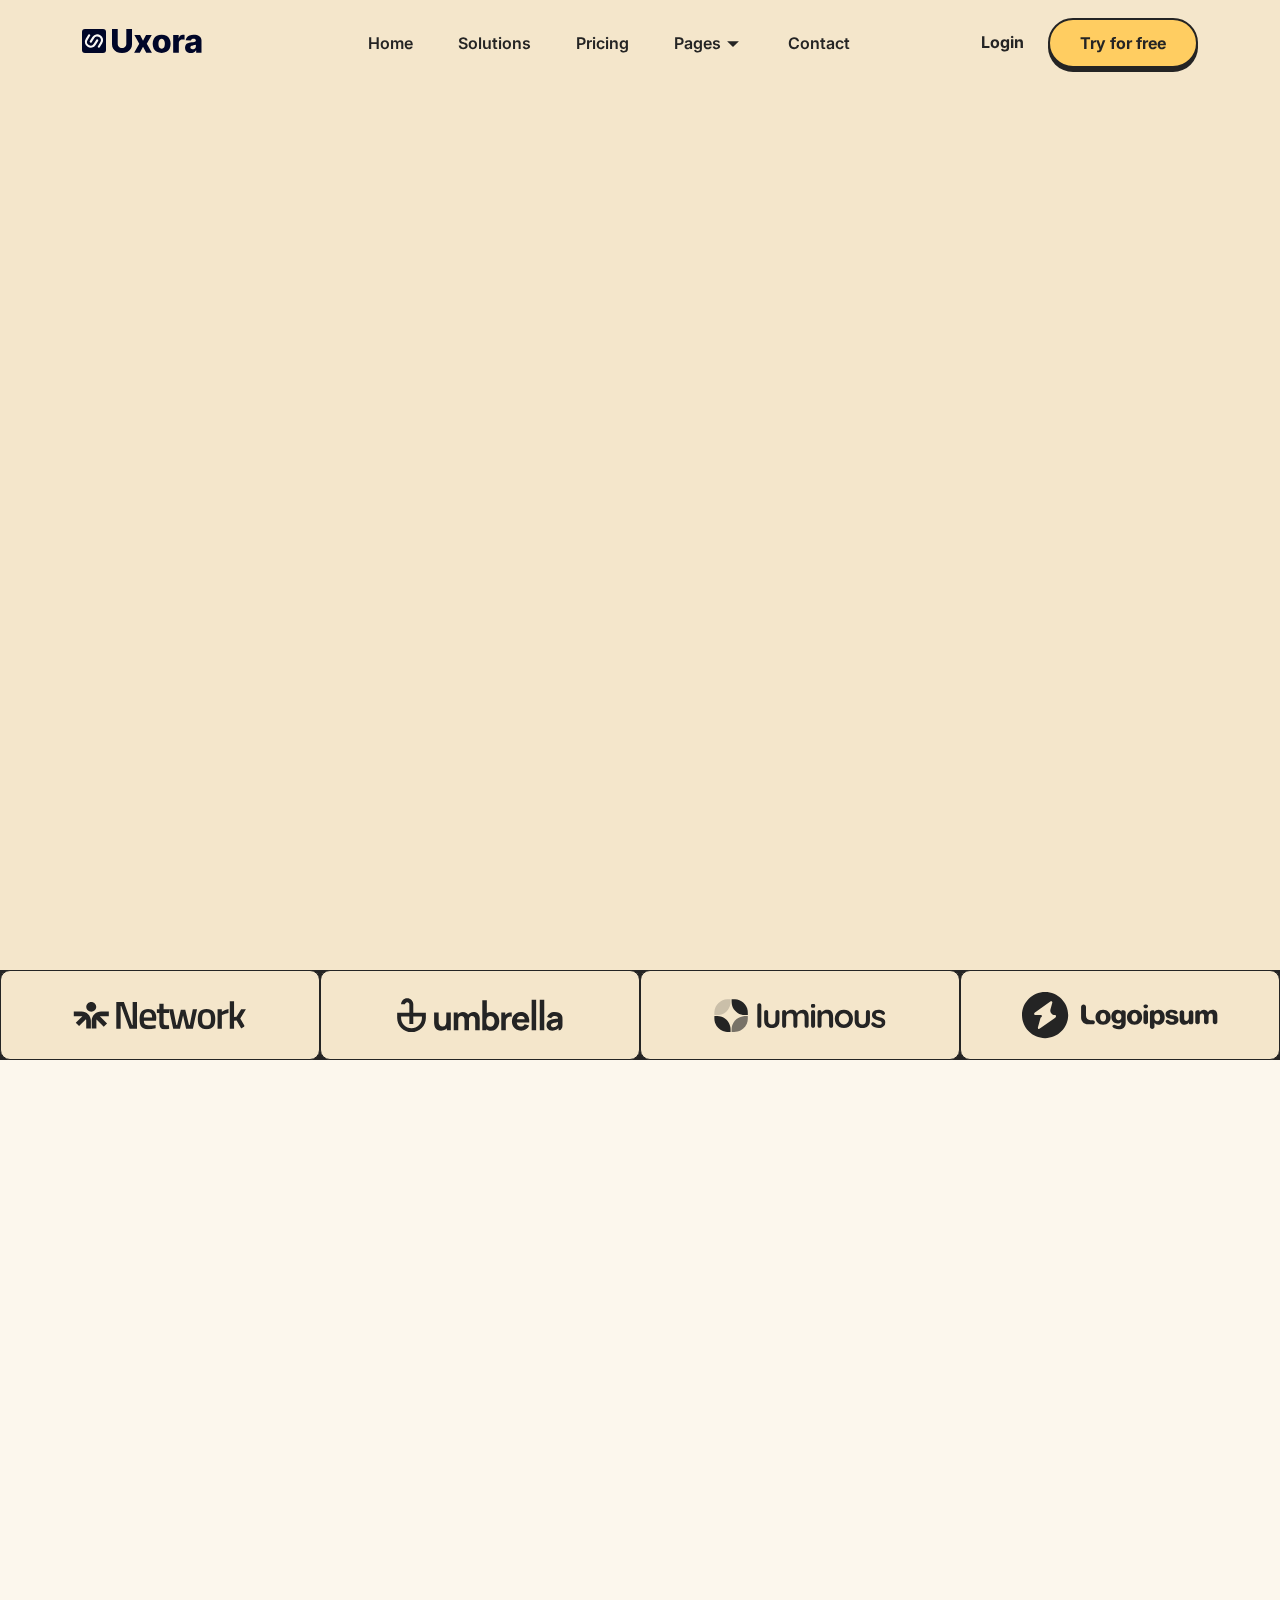
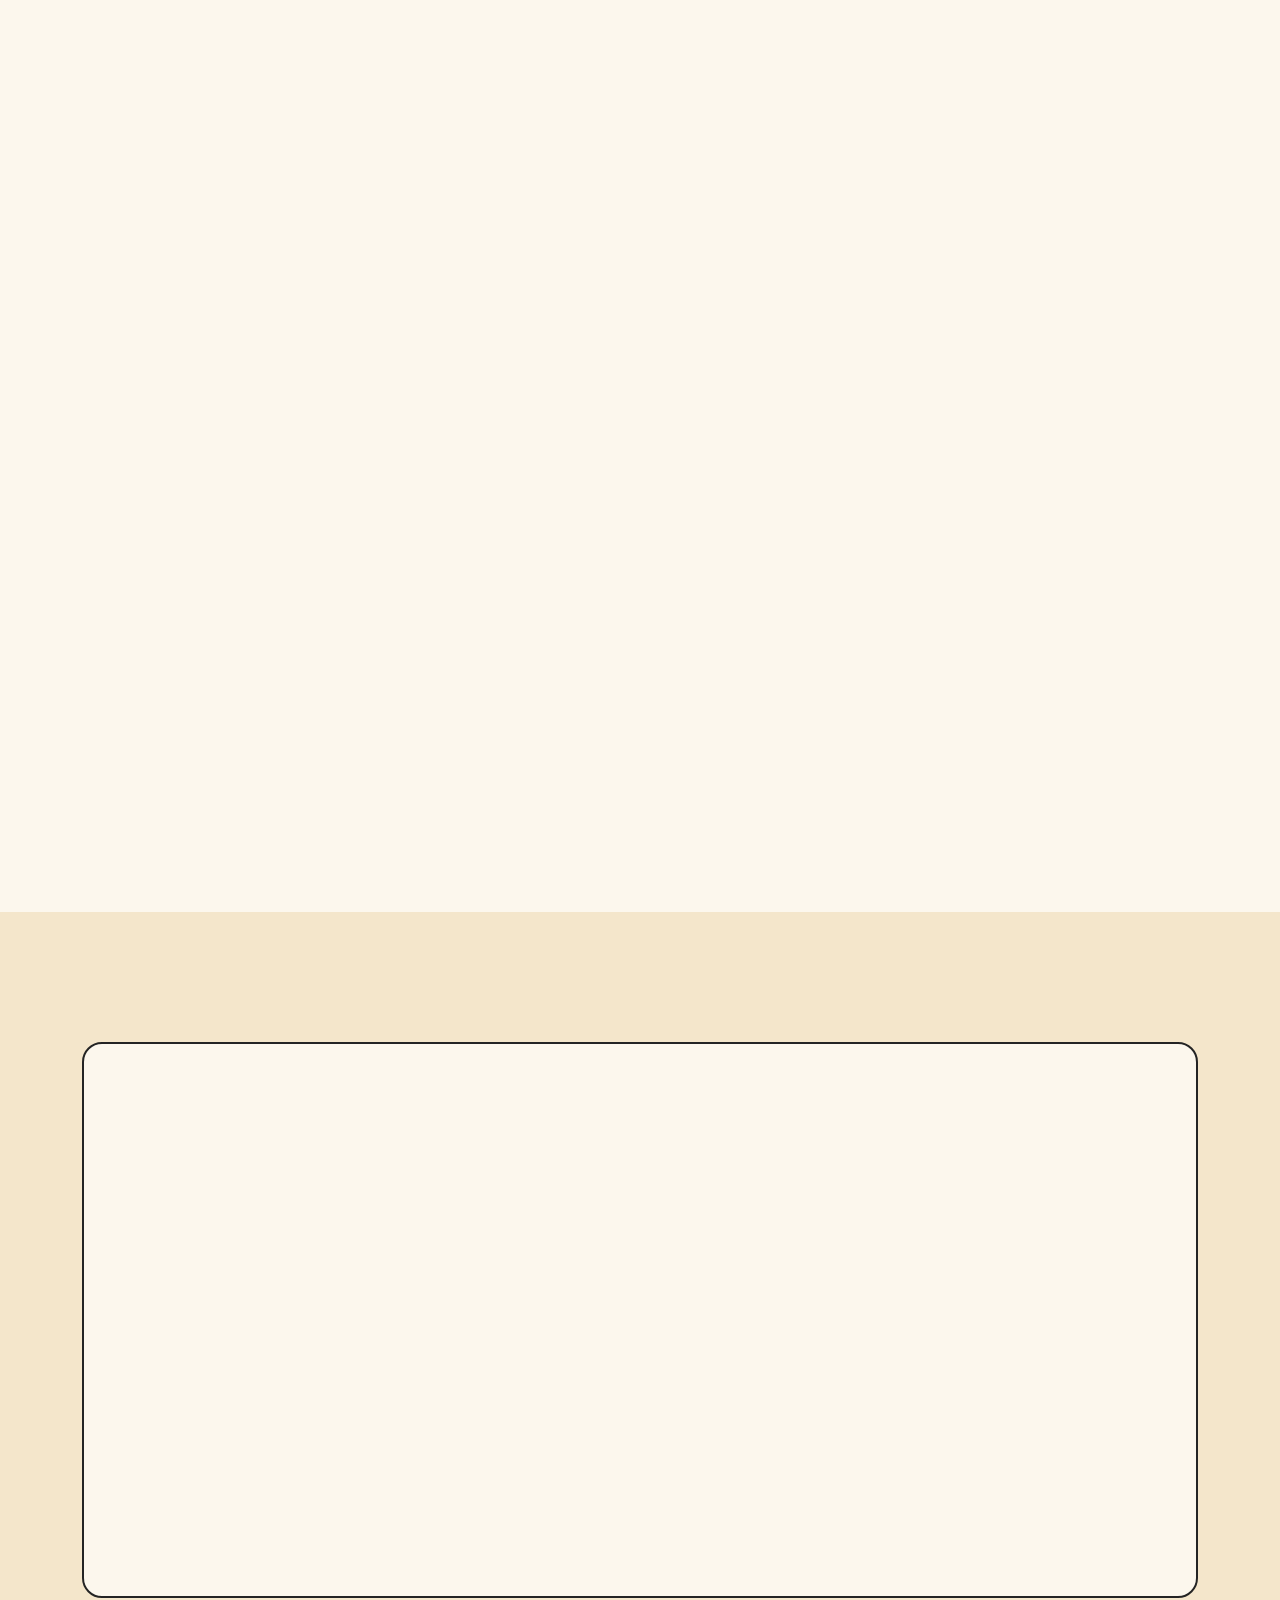
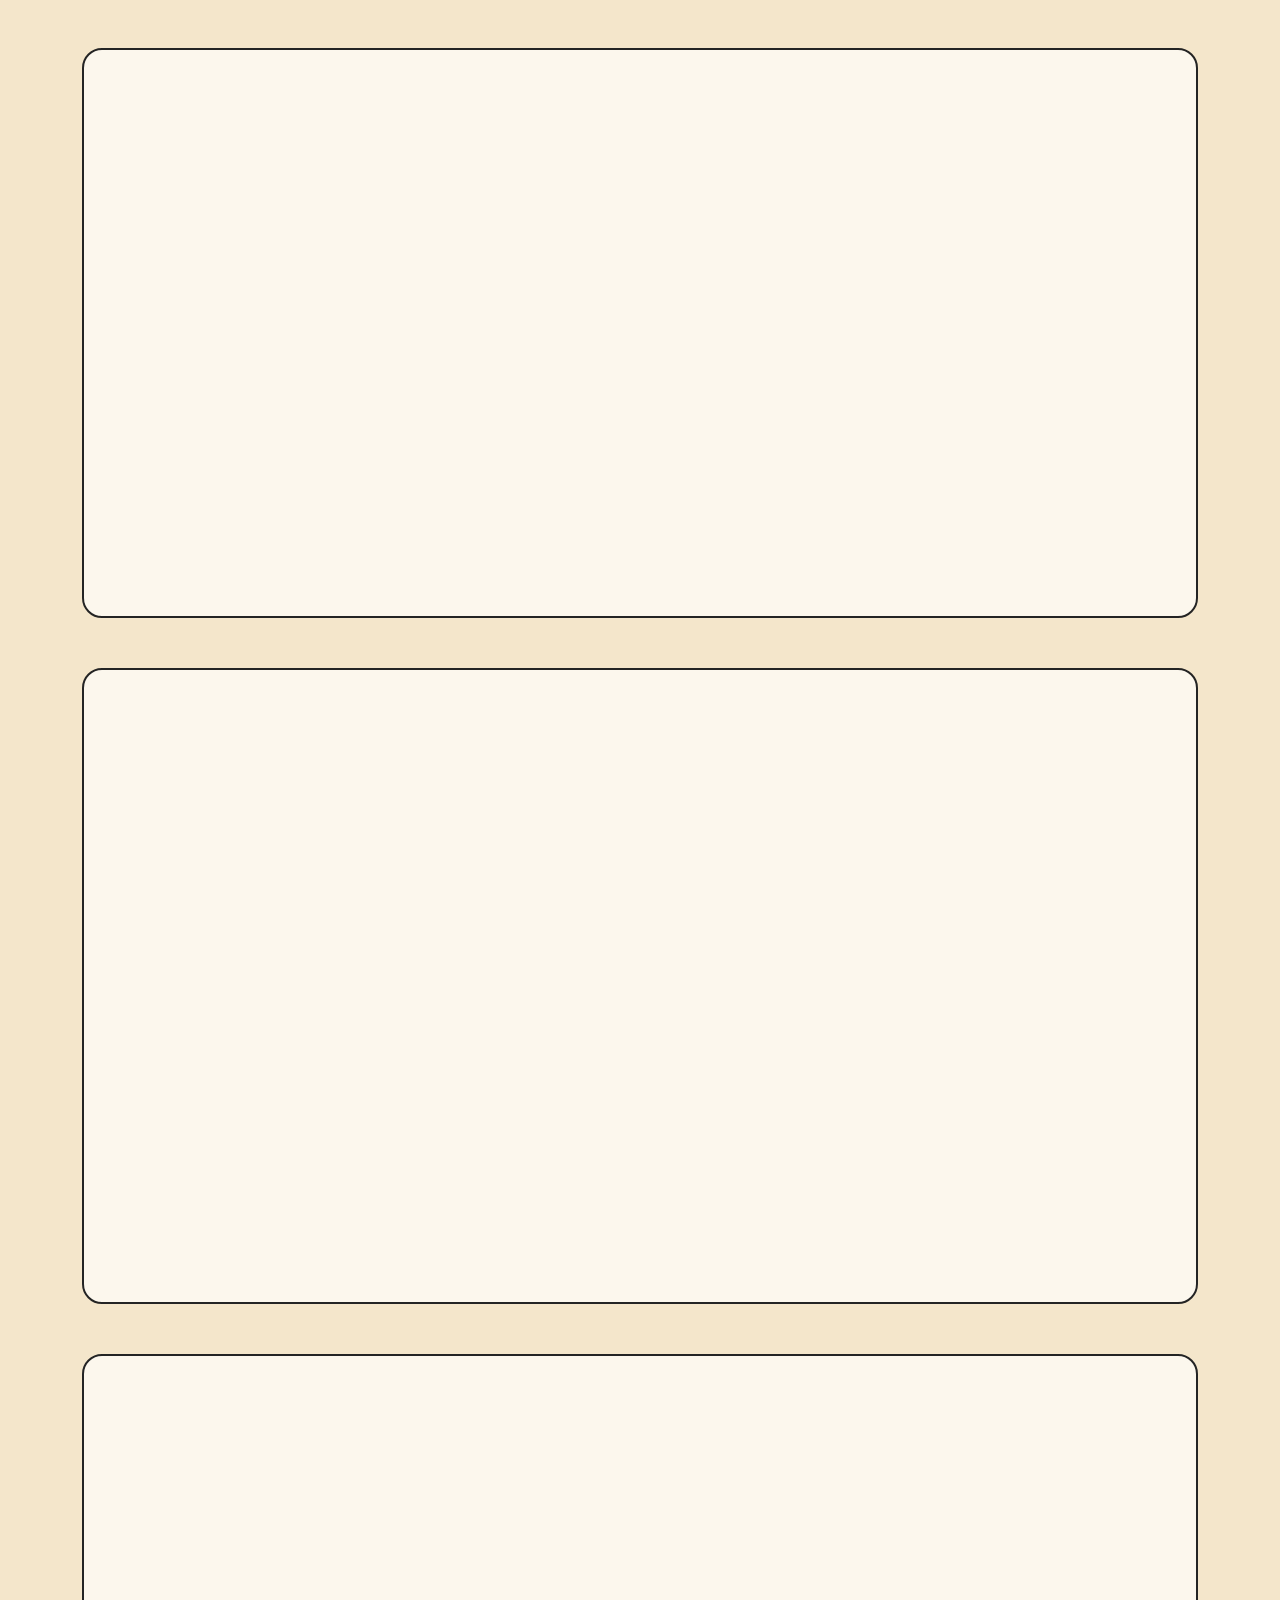
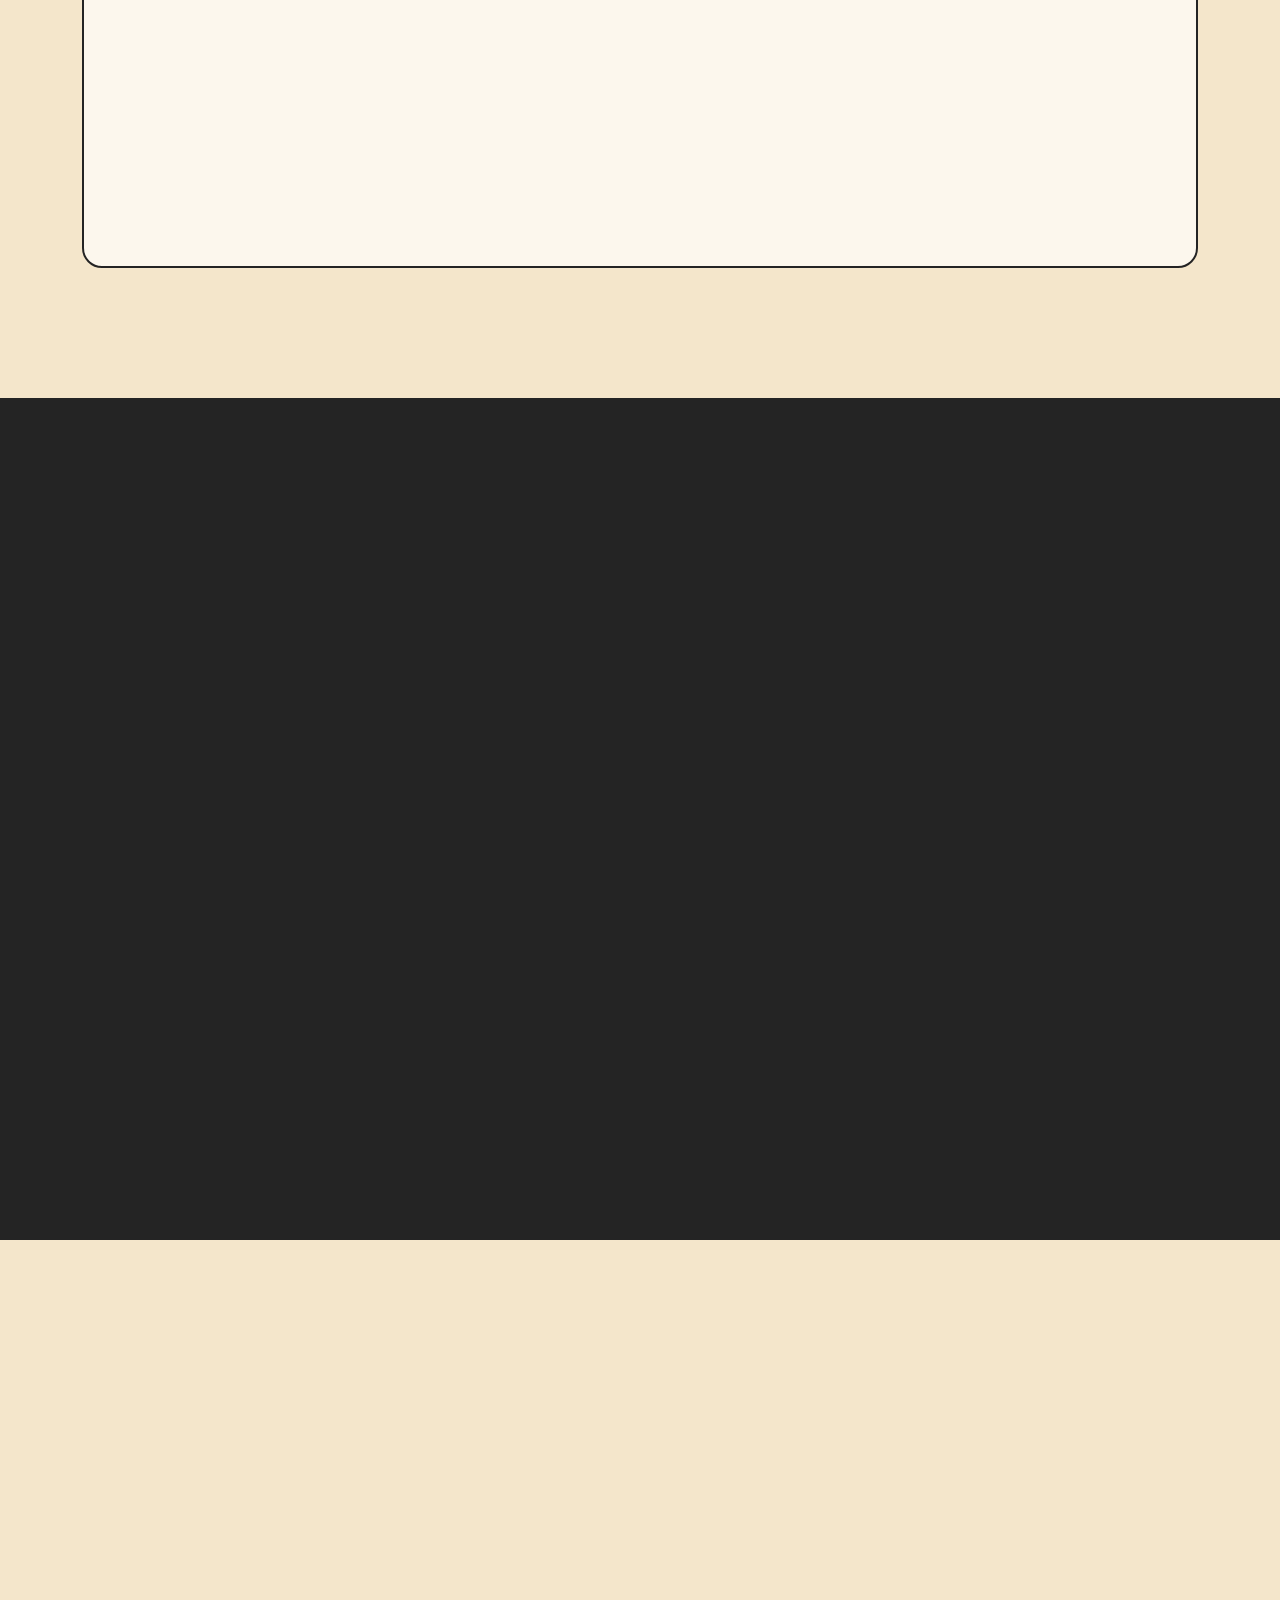
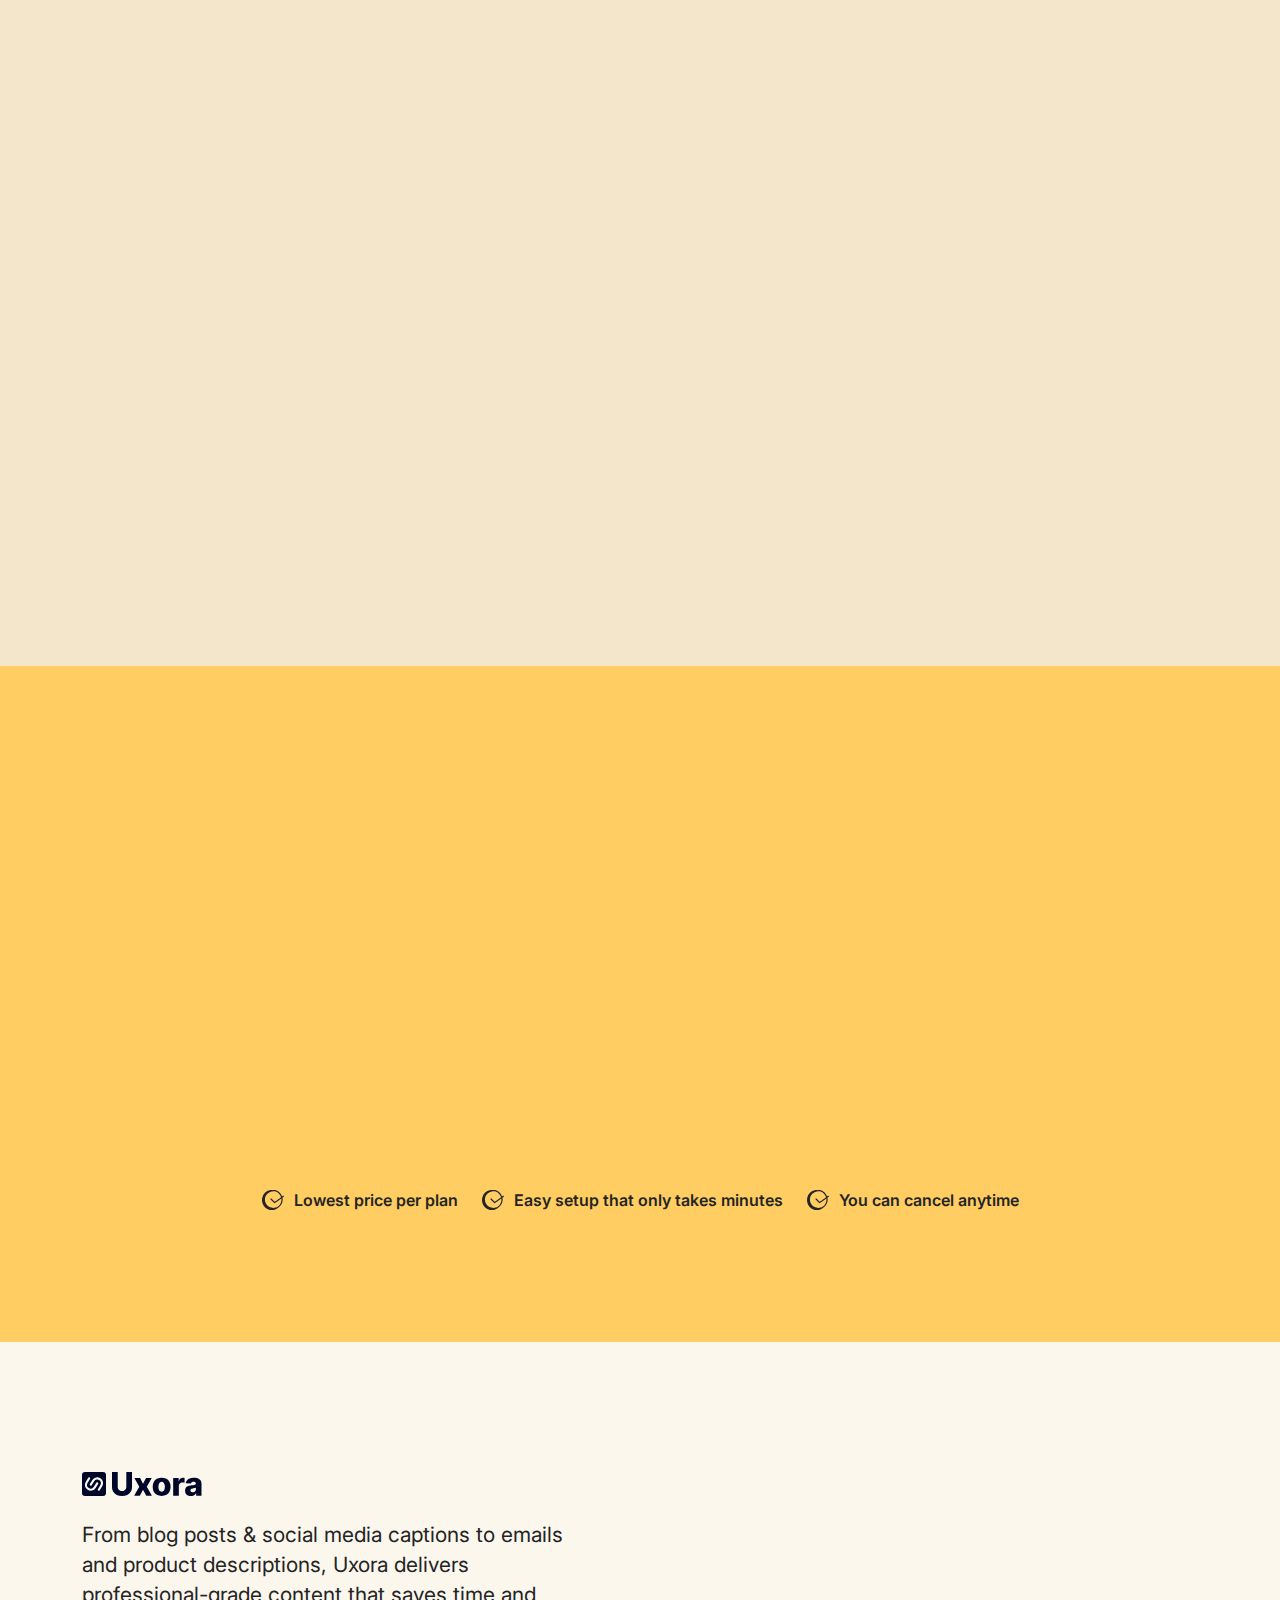
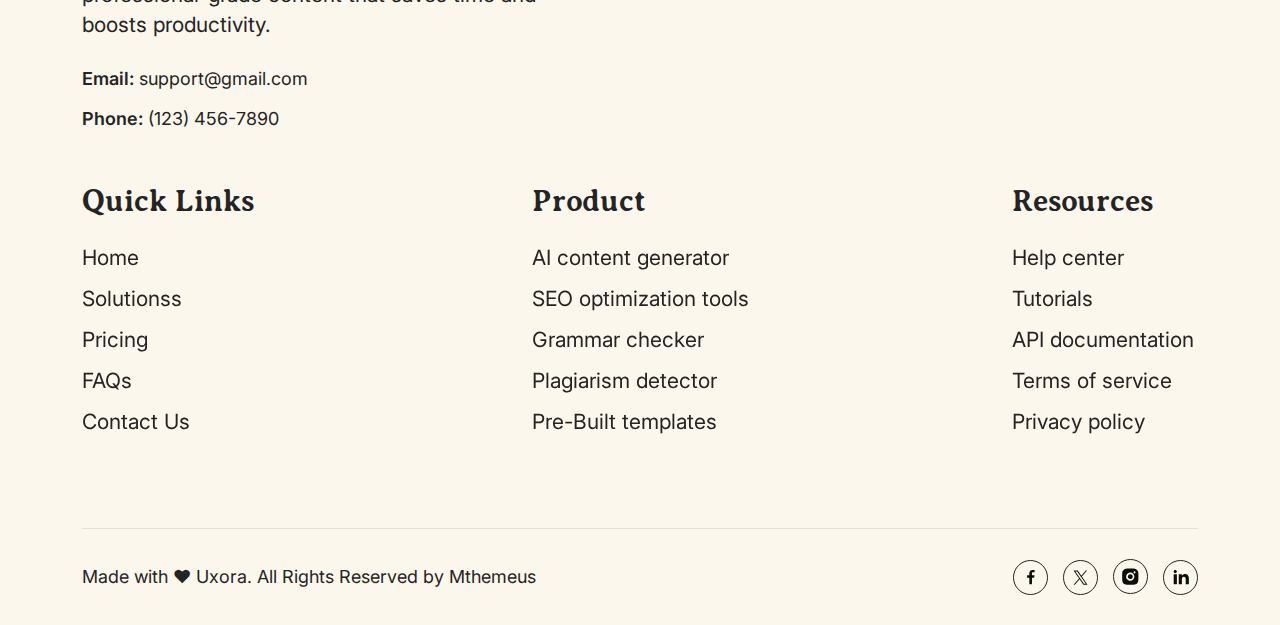
<file: index.html>
<!DOCTYPE html>
<html lang="en">

<head>
  <meta charset="UTF-8">
  <meta http-equiv="X-UA-Compatible" content="IE=edge">
  <meta name="viewport" content="width=device-width, initial-scale=1.0">
  <title>Uxora - Service & Tecnology HTML Template</title>

  <link rel="shortcut icon" href="assets/images/favicon.ico" type="image/x-icon">
  <link rel="icon" href="assets/images/favicon.ico" type="image/x-icon">
  <!--- End favicon-->

  <link href="https://fonts.googleapis.com/css2?family=Averia+Serif+Libre:ital,wght@0,300;0,400;0,700;1,300;1,400;1,700&family=Epilogue:ital,wght@0,100..900;1,100..900&family=Lora:ital,wght@0,400..700;1,400..700&display=swap" rel="stylesheet">
  <link href="https://fonts.googleapis.com/css2?family=Inter:ital,opsz,wght@0,14..32,100..900;1,14..32,100..900&display=swap" rel="stylesheet">

  <!-- End google font  -->

  <link rel="stylesheet" href="assets/css/bootstrap.min.css">
  <link rel="stylesheet" href="assets/css/remixicon.css">
  <link rel="stylesheet" href="assets/css/magnific-popup.css">
  <link rel="stylesheet" href="assets/css/fontawesome.css">
  <link rel="stylesheet" href="assets/css/slick.css">
  <!-- Code Editor  -->

  <link rel="stylesheet" href="assets/css/main.css">
  <link rel="stylesheet" href="assets/css/app.min.css">
</head>

<body>

  <div class="preloader">
    <div class="preloader-inner">
      <span></span>
      <span></span>
      <span></span>
      <span></span>
    </div>
  </div>
  <!-- End preloader -->

  <div class="progress-bar-container">
    <div class="progress-bar"></div>
  </div>

  <!-- progress circle -->
  <div class="paginacontainer">
    <div class="progress-wrap">
      <svg class="progress-circle svg-content" width="100%" height="100%" viewBox="-1 -1 102 102">
        <path d="M50,1 a49,49 0 0,1 0,98 a49,49 0 0,1 0,-98" />
      </svg>
      <div class="top-arrow">
        <svg width="12" height="20" viewBox="0 0 9 16" fill="none" xmlns="http://www.w3.org/2000/svg">
          <path d="M0.999999 1L8 8L1 15" stroke="#142D6F" stroke-width="2" stroke-linecap="round" stroke-linejoin="round" />
        </svg>
      </div>
    </div>
  </div>
  <!-- End All Js -->



  <!-- Mobile Menu -->
  <div class="uxora-menu-wrapper">
    <div class="uxora-menu-area text-center">
      <div class="uxora-menu-mobile-top">
        <div class="mobile-logo">
          <a href="index.html">
            <img src="assets/images/logo/logo-dark.svg" alt="logo">
          </a>
        </div>
        <button class="uxora-menu-toggle mobile">
          <i class="ri-close-line"></i>
        </button>
      </div>
      <div class="uxora-mobile-menu">
        <ul>
          <li><a href="index.html">Home</a></li>
          <li><a href="solutions.html">Solutions</a></li>
          <li><a href="pricing.html">Pricing</a></li>
          <li><a href="contact-us.html">Contact</a></li>
          <li class="menu-item-has-children">
            <a href="#">Pages</a>
            <ul class="sub-menu">
              <li><a href="faq.html">FAQs</a></li>
              <li><a href='sign-in.html'>Sign In</a></li>
              <li><a href='sign-up.html'>Sign-Up</a></li>
              <li><a href='forgot-password.html'>Forgot Password</a></li>
            </ul>
          </li>
        </ul>
      </div>
      <div class="uxora-mobile-menu-btn">
        <a class="uxora-default-btn sm-size" href="contact-us.html">Get in Touch</a>
        <a class="uxora-default-btn sm-size" href="contact-us.html">Contact Us</a>
      </div>
    </div>
  </div>
  <!-- End mobile menu -->

  <header class="site-header uxora-header-section" id="sticky-menu">
    <div class="container">
      <div class="row gx-3 align-items-center justify-content-between">
        <div class="col-8 col-sm-auto ">
          <div class="header-logo">
            <a href="index.html">
              <img src="assets/images/logo/logo-dark.svg" alt="logo">
            </a>
          </div>
        </div>
        <div class="col">
          <div class="uxora-main-menu-item">
            <nav class="main-menu menu-style1 d-none d-lg-block menu-left">
              <ul>
                <li><a href="index.html">Home</a></li>
                <li><a href="solutions.html">Solutions</a></li>
                <li><a href="pricing.html">Pricing</a></li>
                <li class="menu-item-has-children">
                  <a href="#">Pages</a>
                  <ul class="sub-menu">
                    <li><a href="faq.html">FAQs</a></li>
                    <li><a href='sign-in.html'>Sign In</a></li>
                    <li><a href='sign-up.html'>Sign-Up</a></li>
                    <li><a href='forgot-password.html'>Forgot Password</a></li>
                  </ul>
                </li>
                <li><a href="contact-us.html">Contact</a></li>
              </ul>
            </nav>
          </div>
        </div>
        <div class="col-auto d-flex align-items-center">
          <div class="uxora-header-info-wraper2">
            <div class="uxora-header-info-content">
              <ul>
                <li><a href="sign-in.html">Login</a></li>
              </ul>
            </div>
            <a class="uxora-default-btn uxora-header-btn" href="sign-up.html">Try for free</a>
          </div>
          <div class="uxora-header-menu">
            <nav class="navbar site-navbar justify-content-between">
              <!-- Brand Logo-->
              <!-- mobile menu trigger -->
              <button class="uxora-menu-toggle d-inline-block d-lg-none">
                <span></span>
              </button>
              <!--/.Mobile Menu Hamburger Ends-->
            </nav>
          </div>
        </div>
      </div>
    </div>
  </header>

  <!-- End mobile menu -->


  <div class="uxora-hero-section light-bg">
    <div class="container">
      <div class="row" data-anime="onview: -100; targets: >*; translateY: [48, 0]; opacity: [0, 1]; easing: spring(1, 80, 10, 0); duration: 450; delay: anime.stagger(100, {start: 200});">
        <div class="col-lg-7">
          <div class="uxora-hero-content">
            <h1 class="title">Write smarter, faster, and better—powered by AI!</h1>
            <p>Unleash the power of AI to effortlessly create engaging content. Whether you're a marketer, blogger, or business owner, our AI writing tool streamlines your writing process, saves time, and boosts creativity.</p>
            <div class="uxora-hero-btn mt-50">
              <a href="contact-us.html" class="uxora-default-btn">Start writing for free</a>
              <a class="play-btn video-init" href="https://www.youtube.com/watch?v=fgZc7mAYIY8">
                <img src="assets/images/hero/play-btn.svg" alt="">Watch video
              </a>
            </div>
          </div>
        </div>
        <div class="col-lg-5">
          <div class="uxora-hero-thumb">
            <img src="assets/images/hero/hero1.png" alt="">
          </div>
        </div>
      </div>
    </div>
  </div>
  <!-- end hero -->

  <div class="uxora-brand-section">
    <div class="uxora-brand-slider-init">
      <div class="uxora-brand-slider-item">
        <img src="assets/images/brand/b1.svg" alt="">
      </div>
      <div class="uxora-brand-slider-item">
        <img src="assets/images/brand/b4.svg" alt="">
      </div>
      <div class="uxora-brand-slider-item">
        <img src="assets/images/brand/b3.svg" alt="">
      </div>
      <div class="uxora-brand-slider-item">
        <img src="assets/images/brand/b5.svg" alt="">
      </div>
      <div class="uxora-brand-slider-item">
        <img src="assets/images/brand/b1.svg" alt="">
      </div>
      <div class="uxora-brand-slider-item">
        <img src="assets/images/brand/b4.svg" alt="">
      </div>
      <div class="uxora-brand-slider-item">
        <img src="assets/images/brand/b3.svg" alt="">
      </div>
      <div class="uxora-brand-slider-item">
        <img src="assets/images/brand/b5.svg" alt="">
      </div>
      <div class="uxora-brand-slider-item">
        <img src="assets/images/brand/b1.svg" alt="">
      </div>
      <div class="uxora-brand-slider-item">
        <img src="assets/images/brand/b4.svg" alt="">
      </div>
      <div class="uxora-brand-slider-item">
        <img src="assets/images/brand/b3.svg" alt="">
      </div>
      <div class="uxora-brand-slider-item">
        <img src="assets/images/brand/b5.svg" alt="">
      </div>
      <div class="uxora-brand-slider-item">
        <img src="assets/images/brand/b1.svg" alt="">
      </div>
      <div class="uxora-brand-slider-item">
        <img src="assets/images/brand/b4.svg" alt="">
      </div>
      <div class="uxora-brand-slider-item">
        <img src="assets/images/brand/b3.svg" alt="">
      </div>
      <div class="uxora-brand-slider-item">
        <img src="assets/images/brand/b5.svg" alt="">
      </div>
    </div>
  </div>
  <!-- end brand -->

  <div class="uxora-section-padding2">
    <div class="container">
      <div class="uxora-section-title center max-width-750" data-anime="onview: -100; targets: >*; translateY: [48, 0]; opacity: [0, 1]; easing: spring(1, 80, 10, 0); duration: 450; delay: anime.stagger(100, {start: 200});">
        <h2 class="title">Features that simplify your content creation</h2>
        <p class="uxora-default-data">It’s a purpose-built generative AI platform that can increase productivity, scale, and simplify the complexity of multitasking.</p>
      </div>
      <div class="row" data-anime="onview: -100; targets: >*; translateY: [48, 0]; opacity: [0, 1]; easing: spring(1, 80, 10, 0); duration: 450; delay: anime.stagger(100, {start: 400});">
        <div class="col-xl-4 col-lg-6 col-md-6">
          <div class="uxora-iconbox-wrap">
            <div class="uxora-iconbox-icon">
              <img src="assets/images/feature/icon1.svg" alt="">
            </div>
            <div class="uxora-iconbox-content">
              <h3>Instant content genation</h3>
              <p>Create high-quality blog posts, product descriptions, social media captions, and more with AI assistance.</p>
            </div>
          </div>
          <div class="uxora-iconbox-wrap">
            <div class="uxora-iconbox-icon">
              <img src="assets/images/feature/icon4.png" alt="">
            </div>
            <div class="uxora-iconbox-content">
              <h3>Customizable templates</h3>
              <p>Easily access ready-to-use templates for writing content like blogs, emails, ads, and product descriptions.</p>
            </div>
          </div>
        </div>
        <div class="col-xl-4 col-lg-6 col-md-6">
          <div class="uxora-iconbox-wrap">
            <div class="uxora-iconbox-icon">
              <img src="assets/images/feature/icon2.png" alt="">
            </div>
            <div class="uxora-iconbox-content">
              <h3>SEO optimization</h3>
              <p>Generate keyword-rich content designed to rank higher on search engines and also attract traffic.</p>
            </div>
          </div>
          <div class="uxora-iconbox-wrap">
            <div class="uxora-iconbox-icon">
              <img src="assets/images/feature/icon5.svg" alt="">
            </div>
            <div class="uxora-iconbox-content">
              <h3>Plagiarism checker</h3>
              <p>Ensure 100% original content with built-in plagiarism check & report. Calculate the percentage of matching text</p>
            </div>
          </div>
        </div>
        <div class="col-xl-4 col-lg-6 col-md-6">
          <div class="uxora-iconbox-wrap">
            <div class="uxora-iconbox-icon">
              <img src="assets/images/feature/icon3.svg" alt="">
            </div>
            <div class="uxora-iconbox-content">
              <h3>AI-powered editing</h3>
              <p>Improve readability, fix grammar issues, and refine tone with AI-powered editing suggestions.</p>
            </div>
          </div>
          <div class="uxora-iconbox-wrap">
            <div class="uxora-iconbox-icon">
              <img src="assets/images/feature/icon6.png" alt="">
            </div>
            <div class="uxora-iconbox-content">
              <h3>Multilingual support</h3>
              <p>Write and translate content in multiple languages ​​to target a global audience. To ensure effective communication</p>
            </div>
          </div>
        </div>
      </div>
    </div>
  </div>
  <!-- end features -->

  <section class="uxora-section-padding bg-light2">
    <div class="container">
      <div class="uxora-content-item" data-anime="onview: -100; targets: >*; translateY: [48, 0]; opacity: [0, 1]; easing: spring(1, 80, 10, 0); duration: 450; delay: anime.stagger(100, {start: 200});">
        <div class="row">
          <div class="col-lg-6">
            <div class="uxora-content-thumb">
              <img src="assets/images/content/thumb1.png" alt="">
            </div>
          </div>
          <div class="col-lg-6 d-flex align-items-center">
            <div class="uxora-default-content max-550">
              <h2>Generate high-quality content</h2>
              <p class="uxora-default-data">Our AI writing tool enables you to create high-quality content in seconds, eliminating the need for hours of thinking and editing.</p>
              <p class="uxora-default-data">With AI handling the heavy lifting, you can prioritize creativity, optimization, and scale your campaigns.</p>
            </div>
          </div>
        </div>
      </div>
      <div class="uxora-content-item mt-50" data-anime="onview: -100; targets: >*; translateY: [48, 0]; opacity: [0, 1]; easing: spring(1, 80, 10, 0); duration: 450; delay: anime.stagger(100, {start: 400});">
        <div class="row">
          <div class="col-lg-6 order-lg-2">
            <div class="uxora-content-thumb thumb2">
              <img src="assets/images/content/thumb2.png" alt="">
              <div class="uxora-content-shape">
                <img src="assets/images/content/shape1.svg" alt="">
              </div>
              <div class="uxora-content-shape2">
                <img src="assets/images/content/card.svg" alt="">
              </div>
            </div>
          </div>
          <div class="col-lg-6 d-flex align-items-center">
            <div class="uxora-default-content pl-50">
              <h2>AI-driven ideas and prompts</h2>
              <p class="uxora-default-data">From catchy headlines to story outlines, let AI spark fresh ideas and guide your writing process.</p>
              <h3>Engaging posts and articles faster</h3>
              <h3>Craft ad copy and social media posts</h3>
            </div>
          </div>
        </div>
      </div>
      <div class="uxora-content-item mt-50" data-anime="onview: -100; targets: >*; translateY: [48, 0]; opacity: [0, 1]; easing: spring(1, 80, 10, 0); duration: 450; delay: anime.stagger(100, {start: 200});">
        <div class="row">
          <div class="col-lg-6">
            <div class="uxora-content-thumb thumb3">
              <img src="assets/images/content/thumb3.png" alt="">
            </div>
          </div>
          <div class="col-lg-6 d-flex align-items-center">
            <div class="uxora-default-content max-550">
              <h2>Professional and flawless tone</h2>
              <p class="uxora-default-data">Maintain a professional tone and flawless grammar with AI-powered editing and suggestions.</p>
              <h3>Ensure polished & consistent messaging</h3>
              <h3>Match brand’s voice across all content</h3>
            </div>
          </div>
        </div>
      </div>
      <div class="uxora-content-item mt-50" data-anime="onview: -100; targets: >*; translateY: [48, 0]; opacity: [0, 1]; easing: spring(1, 80, 10, 0); duration: 450; delay: anime.stagger(100, {start: 400});">
        <div class="row">
          <div class="col-lg-6 order-lg-2">
            <div class="uxora-content-thumb thumb4">
              <img src="assets/images/content/thumb5.png" alt="">
            </div>
          </div>
          <div class="col-lg-6 d-flex align-items-center">
            <div class="uxora-default-content pl-50">
              <h2>No technical skills required</h2>
              <p class="uxora-default-data">Just type, edit, and publish effortlessly! Our AI writing tool is designed for simplicity and ease of use.</p>
              <p class="uxora-default-data">Whether you’re a beginner or an experienced writer, you can start writing high-quality content with just a few clicks, without any technical skills.</p>
            </div>
          </div>
        </div>
      </div>
    </div>
  </section>
  <!-- end content -->

  <div class="uxora-section-padding uxora-t-section">
    <div class="container">
      <div class="uxora-section-title center max-width-750" data-anime="onview: -100; targets: >*; translateY: [48, 0]; opacity: [0, 1]; easing: spring(1, 80, 10, 0); duration: 450; delay: anime.stagger(100, {start: 200});">
        <h2>Users love uxora and share their stories</h2>
      </div>
      <div class="row" data-anime="onview: -100; targets: >*; translateY: [48, 0]; opacity: [0, 1]; easing: spring(1, 80, 10, 0); duration: 450; delay: anime.stagger(100, {start: 400});">
        <div class="col-lg-6">
          <div class="uxora-t-wrap pb-24">
            <div class="uxora-t-ratting">
              <img src="assets/images/testimonial/ratings.svg" alt="">
            </div>
            <div class="uxora-t-content">
              <h3>“This AI writing tool has completely transformed my workflow. It also saves me hours every week and delivers high-quality content every time. Absolutely love it!”</h3>
            </div>
            <div class="uxora-t-author">
              <div class="uxora-t-author-thumb">
                <img src="assets/images/testimonial/author1.png" alt="">
              </div>
              <div class="uxora-t-author-data">
                <p>Emily Rubik – <span>Content Strategist</span></p>
              </div>
            </div>
          </div>
        </div>
        <div class="col-lg-6">
          <div class="uxora-t-wrap">
            <div class="uxora-t-ratting">
              <img src="assets/images/testimonial/ratings.svg" alt="">
            </div>
            <div class="uxora-t-content">
              <h3>“Finally, a tool that understands my needs! I was skeptical at first, but this AI tool is a game-changer. It not only improves my writing but also sparks new ideas when I’m stuck.”</h3>
            </div>
            <div class="uxora-t-author">
              <div class="uxora-t-author-thumb">
                <img src="assets/images/testimonial/author2.png" alt="">
              </div>
              <div class="uxora-t-author-data">
                <p>David Paul - <span>Freelance Writer</span></p>
              </div>
            </div>
          </div>
        </div>
      </div>
    </div>
  </div>
  <!-- end testimonial -->

  <section class="uxora-section-padding bg-light2">
    <div class="container">
      <div class="row" data-anime="onview: -100; targets: >*; translateY: [48, 0]; opacity: [0, 1]; easing: spring(1, 80, 10, 0); duration: 450; delay: anime.stagger(100, {start: 200});">
        <div class="col-lg-6">
          <div class="uxora-default-content">
            <h2>Got any questions just ask us directly</h2>
            <p>If you have any questions about this AI writing tool, our experts are able to answer all your questions as soon as possible.</p>
            <img src="assets/images/faq/thumb1.png" alt="">
          </div>
        </div>
        <div class="col-lg-6">
          <div class="uxora-faq-wrap1">
            <div class="uxora-faq-item open">
              <div class="uxora-faq-header">
                <h3>What is an AI writing tool?</h3>
                <div class="uxora-active-icon">
                  <img class="plasicon" src="assets/images/faq/mynus.svg" alt="">
                  <img class="mynusicon" src="assets/images/faq/plas.svg" alt="">
                </div>
              </div>
              <div class="uxora-faq-body">
                <p>An AI writing tool is software that uses artificial intelligence to assist in creating content, including blogs, emails & ads.</p>
              </div>
            </div>
            <div class="uxora-faq-item">
              <div class="uxora-faq-header">
                <h3>Who can use this tool?</h3>
                <div class="uxora-active-icon">
                  <img class="plasicon" src="assets/images/faq/mynus.svg" alt="">
                  <img class="mynusicon" src="assets/images/faq/plas.svg" alt="">
                </div>
              </div>
              <div class="uxora-faq-body">
                <p>It’s perfect for writers, marketers, entrepreneurs, students, & businesses looking to create high-quality content quickly.</p>
              </div>
            </div>
            <div class="uxora-faq-item">
              <div class="uxora-faq-header">
                <h3>Is the tool SEO-friendly?</h3>
                <div class="uxora-active-icon">
                  <img class="plasicon" src="assets/images/faq/mynus.svg" alt="">
                  <img class="mynusicon" src="assets/images/faq/plas.svg" alt="">
                </div>
              </div>
              <div class="uxora-faq-body">
                <p>Yes, it creates SEO-optimized content with keywords and readability improvements to help rank higher in SEO.</p>
              </div>
            </div>
            <div class="uxora-faq-item">
              <div class="uxora-faq-header">
                <h3>Is there a free trial available?</h3>
                <div class="uxora-active-icon">
                  <img class="plasicon" src="assets/images/faq/mynus.svg" alt="">
                  <img class="mynusicon" src="assets/images/faq/plas.svg" alt="">
                </div>
              </div>
              <div class="uxora-faq-body">
                <p>Yes, we offer a free trial so you can test the features before committing to a plan.</p>
              </div>
            </div>
            <div class="uxora-faq-item m-0">
              <div class="uxora-faq-header">
                <h3>Is it suitable for professional use?</h3>
                <div class="uxora-active-icon">
                  <img class="plasicon" src="assets/images/faq/mynus.svg" alt="">
                  <img class="mynusicon" src="assets/images/faq/plas.svg" alt="">
                </div>
              </div>
              <div class="uxora-faq-body">
                <p>Definitely! It’s designed for professionals to maintain high-quality, consistent, and error-free content.</p>
              </div>
            </div>
          </div>
        </div>
      </div>
    </div>
  </section>
  <!-- end faq -->



  <div class="uxora-cta-section accent-bg">
    <div class="container">
      <div class="uxora-cta-content" data-anime="onview: -100; targets: >*; translateY: [48, 0]; opacity: [0, 1]; easing: spring(1, 80, 10, 0); duration: 450; delay: anime.stagger(100, {start: 200});">
        <h2>Ready to elevate your writing? Try it now!</h2>
        <p class="uxora-default-data">Uxora is an advanced AI writing tool designed to help you create high-quality content quickly and effortlessly with smart features.</p>
        <div class="uxora-cta-btn mt-50">
          <a class="uxora-default-btn" href="#">Start writing for free</a>
          <a class="uxora-default-btn" href="#">Get a demo</a>
        </div>
      </div>
      <div class="mt-50">
        <div class="uxora-cta-data">
          <ul>
            <li>
              <img src="assets/images/shape/time.svg" alt="">
              <p>Lowest price per plan</p>
            </li>
            <li>
              <img src="assets/images/shape/time.svg" alt="">
              <p>Easy setup that only takes minutes</p>
            </li>
            <li>
              <img src="assets/images/shape/time.svg" alt="">
              <p>You can cancel anytime</p>
            </li>
          </ul>
        </div>
      </div>
    </div>
    <div class="uxora-cta-shape">
      <img src="assets/images/shape/shape1.svg" alt="">
    </div>
  </div>
  <!-- end cta -->

  <!-- Footer  -->
  <footer class="uxora-footer-section">
    <div class="container">
      <div class="row">
        <div class="col-xxl-4 col-xl-12 col-md-12">
          <div class="uxora-footer-textarea">
            <a href="index.html">
              <img src="assets/images/logo/logo-dark.svg" alt="">
            </a>
            <p>From blog posts & social media captions to emails and product descriptions, Uxora delivers professional-grade content that saves time and boosts productivity.</p>
            <div class="uxora-conatct-info">
              <ul>
                <li>
                  <a href="mailto:name@gmail.com">
                    <span>Email:</span> support@gmail.com
                  </a>
                </li>
                <li>
                  <a href="tel:+088">
                    <span>Phone:</span> (123) 456-7890
                  </a>
                </li>
              </ul>
            </div>
          </div>
        </div>
        <div class="col-xxl-3 col-xl-4 col-md-3">
          <div class="uxora-footer-menu menu1 menu1 pl-60">
            <h3>Quick Links</h3>
            <ul>
              <li>
                <a href="index.html">Home</a>
              </li>
              <li>
                <a href="solutions.html">Solutionss</a>
              </li>
              <li>
                <a href="pricing.html">Pricing</a>
              </li>
              <li>
                <a href="faq.html">FAQs</a>
              </li>
              <li>
                <a href="contact-us.html">Contact Us</a>
              </li>
            </ul>
          </div>
        </div>
        <div class="col-xxl-3 col-xl-4 col-md-5">
          <div class="uxora-footer-menu menu1 menu2">
            <h3>Product</h3>
            <ul>
              <li>
                <a href="#">AI content generator</a>
              </li>
              <li>
                <a href="#">SEO optimization tools</a>
              </li>
              <li>
                <a href="#">Grammar checker</a>
              </li>
              <li>
                <a href="#">Plagiarism detector</a>
              </li>
              <li>
                <a href="#">Pre-Built templates</a>
              </li>
            </ul>
          </div>
        </div>
        <div class="col-xxl-2 col-xl-4 col-md-4">
          <div class="uxora-footer-menu menu3">
            <h3>Resources</h3>
            <ul>
              <li>
                <a href="#">Help center</a>
              </li>
              <li>
                <a href="#">Tutorials</a>
              </li>
              <li>
                <a href="#">API documentation</a>
              </li>
              <li>
                <a href="#">Terms of service</a>
              </li>
              <li>
                <a href="#">Privacy policy</a>
              </li>
            </ul>
          </div>
        </div>
      </div>
      <div class="uxora-footer-bottom-wrap">
        <div class="uxora-footer-bottom-text">
          <p>Made with ♥︎ Uxora. All Rights Reserved by Mthemeus</p>
        </div>
        <div class="uxora-social-wrap">
          <ul>
            <li>
              <a href="https://www.facebook.com">
                <svg width="8" height="16" viewBox="0 0 9 17" fill="none" xmlns="http://www.w3.org/2000/svg">
                  <path d="M2.61987 16.7464V9.37041H0.137695V6.49583H2.61987V4.37591C2.61987 1.91577 4.12245 0.576172 6.31707 0.576172C7.36832 0.576172 8.27181 0.654439 8.53511 0.689422V3.26042L7.01302 3.26111C5.81946 3.26111 5.58836 3.82827 5.58836 4.66054V6.49583H8.43488L8.06426 9.37041H5.58836V16.7464H2.61987Z" fill="#0A0F0A"></path>
                </svg>
              </a>
            </li>
            <li>
              <a href="https://www.twitter.com">
                <svg width="15" height="15" viewBox="0 0 16 16" fill="none" xmlns="http://www.w3.org/2000/svg">
                  <path d="M9.47743 6.98936L14.9996 0.570312H13.691L8.89613 6.14388L5.06647 0.570312H0.649414L6.44061 8.99854L0.649414 15.7299H1.95806L7.02158 9.84402L11.066 15.7299H15.483L9.47711 6.98936H9.47743ZM7.68506 9.0728L7.09829 8.23353L2.42958 1.55544H4.43959L8.20729 6.94488L8.79406 7.78414L13.6916 14.7896H11.6816L7.68506 9.07312V9.0728Z" fill="#0A0F0A"></path>
                </svg>
              </a>
            </li>
            <li>
              <a href="https://www.instagram.com">
                <svg width="17" height="17" viewBox="0 0 18 18" fill="none" xmlns="http://www.w3.org/2000/svg">
                  <path d="M9.65632 0.561604C10.2832 0.559198 10.91 0.565498 11.5367 0.580502L11.7034 0.586515C11.8958 0.593387 12.0856 0.601977 12.315 0.612286C13.229 0.655236 13.8526 0.799551 14.3998 1.01173C14.9667 1.22992 15.4444 1.52542 15.922 2.00303C16.3587 2.4322 16.6967 2.95134 16.9124 3.52434C17.1246 4.07154 17.2689 4.69604 17.3119 5.61003C17.3222 5.83853 17.3308 6.02923 17.3376 6.22165L17.3428 6.3883C17.358 7.01468 17.3646 7.64125 17.3625 8.26782L17.3634 8.90865V10.034C17.3655 10.6608 17.3589 11.2877 17.3436 11.9143L17.3385 12.081C17.3316 12.2734 17.323 12.4632 17.3127 12.6926C17.2698 13.6066 17.1237 14.2302 16.9124 14.7774C16.6974 15.351 16.3593 15.8706 15.922 16.2996C15.4924 16.7363 14.973 17.0742 14.3998 17.29C13.8526 17.5022 13.229 17.6465 12.315 17.6895C12.0856 17.6998 11.8958 17.7084 11.7034 17.7153L11.5367 17.7204C10.91 17.7357 10.2832 17.7423 9.65632 17.7402L9.0155 17.741H7.89105C7.26419 17.7431 6.63734 17.7366 6.01067 17.7213L5.84402 17.7161C5.6401 17.7087 5.43622 17.7001 5.2324 17.6903C4.31841 17.6474 3.69476 17.5014 3.14671 17.29C2.57348 17.0747 2.05425 16.7367 1.6254 16.2996C1.1882 15.8703 0.8499 15.3509 0.634095 14.7774C0.421919 14.2302 0.277604 13.6066 0.234654 12.6926C0.225087 12.4888 0.216497 12.2849 0.208883 12.081L0.204588 11.9143C0.188751 11.2877 0.181592 10.6608 0.183113 10.034V8.26782C0.180715 7.64126 0.187015 7.01469 0.202011 6.3883L0.208024 6.22165C0.214896 6.02923 0.223487 5.83853 0.233795 5.61003C0.276745 4.69518 0.42106 4.0724 0.633236 3.52434C0.849169 2.95106 1.18813 2.43206 1.62626 2.00389C2.05481 1.56644 2.57372 1.22783 3.14671 1.01173C3.69476 0.799551 4.31755 0.655236 5.2324 0.612286L5.84402 0.586515L6.01067 0.58222C6.63704 0.566391 7.26361 0.559232 7.89019 0.560745L9.65632 0.561604ZM8.77326 4.85668C8.20416 4.84863 7.63915 4.95376 7.11104 5.16598C6.58294 5.37819 6.10228 5.69325 5.69699 6.09284C5.29171 6.49244 4.96988 6.96859 4.75022 7.49365C4.53056 8.0187 4.41744 8.58217 4.41744 9.15132C4.41744 9.72047 4.53056 10.2839 4.75022 10.809C4.96988 11.334 5.29171 11.8102 5.69699 12.2098C6.10228 12.6094 6.58294 12.9244 7.11104 13.1367C7.63915 13.3489 8.20416 13.454 8.77326 13.446C9.91238 13.446 11.0048 12.9934 11.8103 12.188C12.6158 11.3825 13.0683 10.29 13.0683 9.15089C13.0683 8.01176 12.6158 6.9193 11.8103 6.11381C11.0048 5.30833 9.91238 4.85668 8.77326 4.85668ZM8.77326 6.5747C9.11558 6.5684 9.45573 6.63037 9.77383 6.75699C10.0919 6.88362 10.3816 7.07237 10.626 7.31221C10.8703 7.55205 11.0644 7.83817 11.1969 8.15387C11.3294 8.46956 11.3977 8.8085 11.3978 9.15088C11.3978 9.49326 11.3297 9.83222 11.1972 10.148C11.0648 10.4637 10.8708 10.7499 10.6266 10.9898C10.3823 11.2297 10.0927 11.4186 9.77463 11.5453C9.45657 11.672 9.11644 11.7341 8.77411 11.7279C8.09064 11.7279 7.43516 11.4564 6.95187 10.9731C6.46858 10.4898 6.19707 9.83436 6.19707 9.15089C6.19707 8.46741 6.46858 7.81193 6.95187 7.32864C7.43516 6.84535 8.09064 6.57384 8.77411 6.57384L8.77326 6.5747ZM13.2831 3.56815C13.006 3.57925 12.7439 3.69714 12.5517 3.89713C12.3596 4.09713 12.2523 4.36372 12.2523 4.64106C12.2523 4.91841 12.3596 5.185 12.5517 5.38499C12.7439 5.58499 13.006 5.70288 13.2831 5.71397C13.5679 5.71397 13.841 5.60084 14.0423 5.39947C14.2437 5.1981 14.3568 4.92498 14.3568 4.6402C14.3568 4.35542 14.2437 4.08231 14.0423 3.88094C13.841 3.67956 13.5679 3.56644 13.2831 3.56644V3.56815Z" fill="#0A0F0A"></path>
                </svg>
              </a>
            </li>
            <li>
              <a href="https://www.bd.linkedin.com">
                <svg width="16" height="16" viewBox="0 0 18 17" fill="none" xmlns="http://www.w3.org/2000/svg">
                  <path d="M4.31682 2.35804C4.31658 2.83452 4.12707 3.2914 3.78997 3.62816C3.45288 3.96492 2.99581 4.15397 2.51933 4.15373C2.04284 4.15349 1.58597 3.96398 1.24921 3.62689C0.912449 3.28979 0.723395 2.83273 0.723633 2.35624C0.723871 1.87976 0.913383 1.42288 1.25048 1.08612C1.58757 0.749364 2.04464 0.560309 2.52112 0.560547C2.99761 0.560785 3.45448 0.750297 3.79124 1.08739C4.128 1.42449 4.31706 1.88155 4.31682 2.35804ZM4.37072 5.48411H0.777531V16.7308H4.37072V5.48411ZM10.0479 5.48411H6.47273V16.7308H10.012V10.829C10.012 7.54121 14.2969 7.23579 14.2969 10.829V16.7308H17.8452V9.60729C17.8452 4.0648 11.5032 4.27141 10.012 6.99325L10.0479 5.48411Z" fill="#0A0F0A"></path>
                </svg>
              </a>
            </li>
          </ul>
        </div>
      </div>
    </div>
  </footer>






  <!-- scripts -->
  <script src="assets/js/jquery-3.7.1.min.js"></script>

  <script src="assets/js/bootstrap.bundle.min.js"></script>
  <script src="assets/js/menu/menu.js"></script>
  <script src="assets/js/faq.js"></script>
  <script src="assets/js/anime.min.js"></script>
  <script src="assets/js/data-attr-helper.js"></script>
  <script src="assets/js/anime-helper.js"></script>
  <script src="assets/js/slick.js"></script>
  <script src="assets/js/jquery.magnific-popup.min.js"></script>
  <script src="assets/js/app.js"></script>
</body>
</html>
</file>
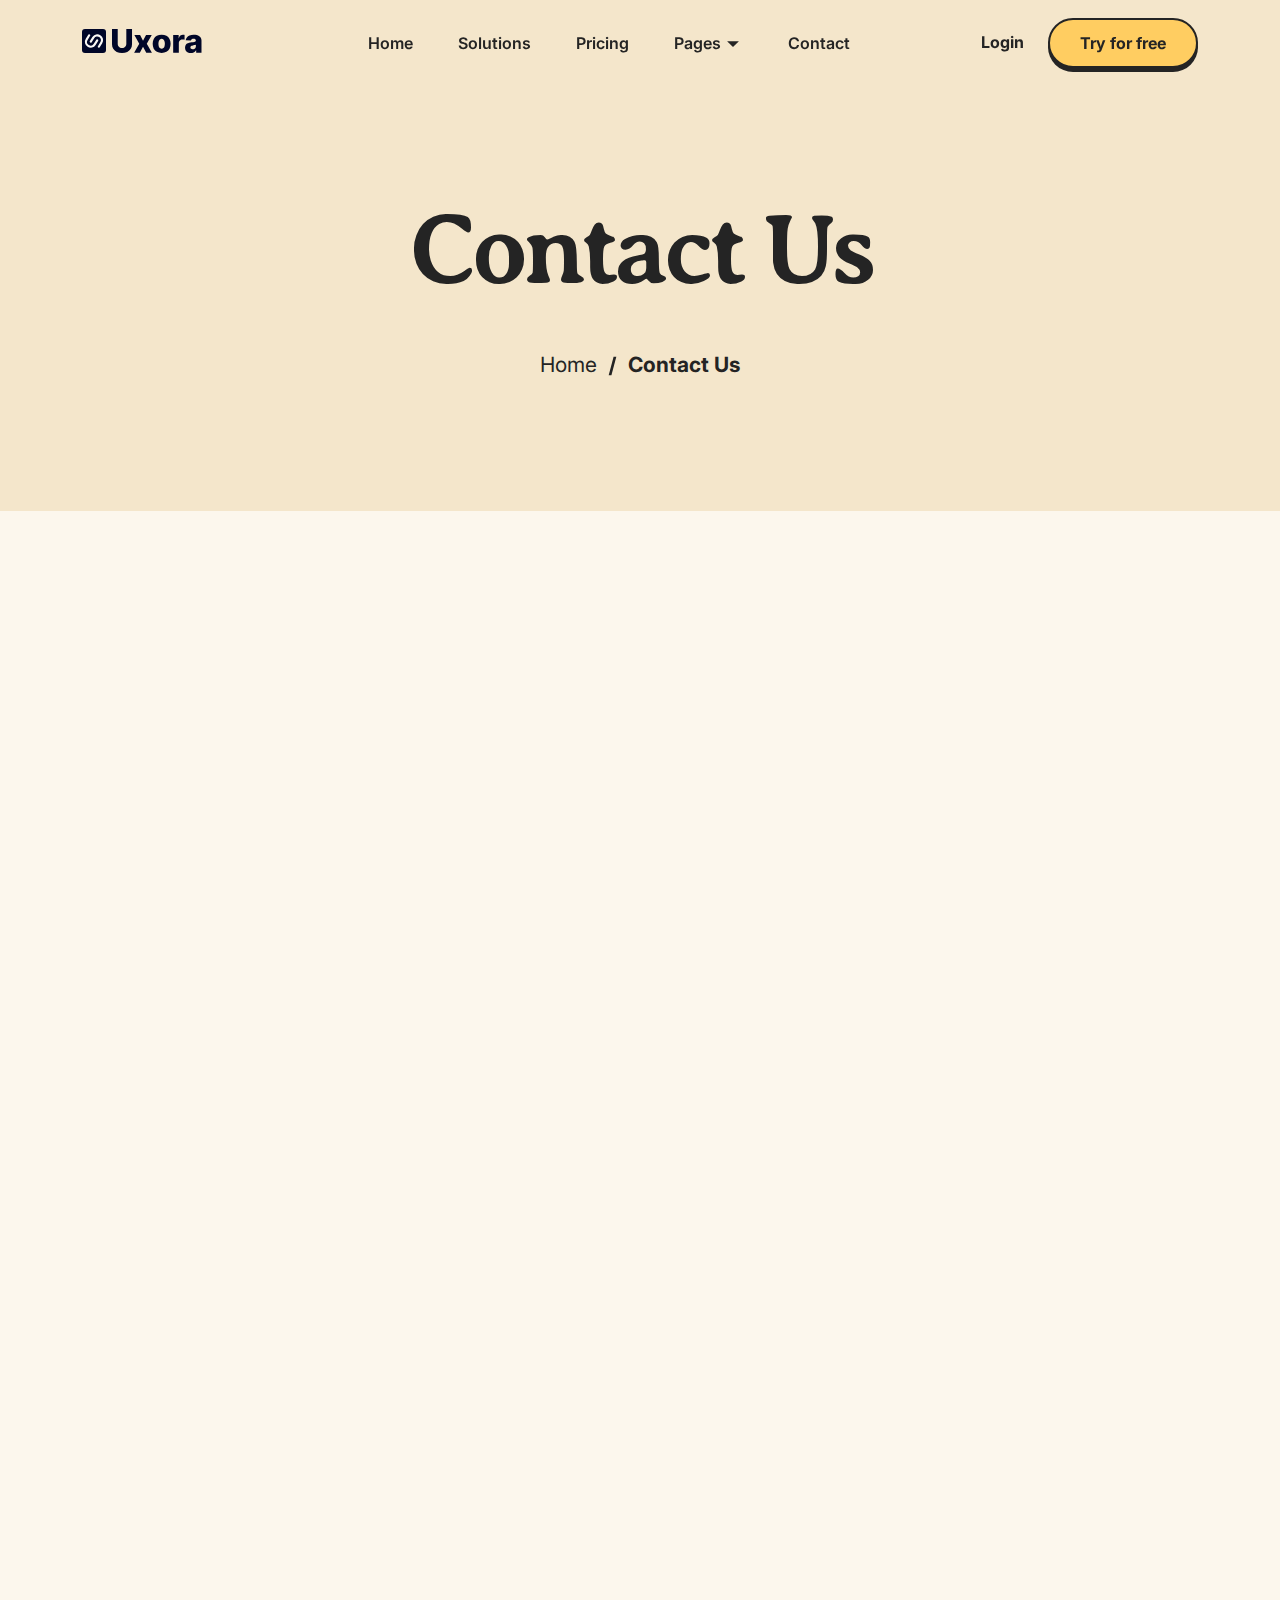
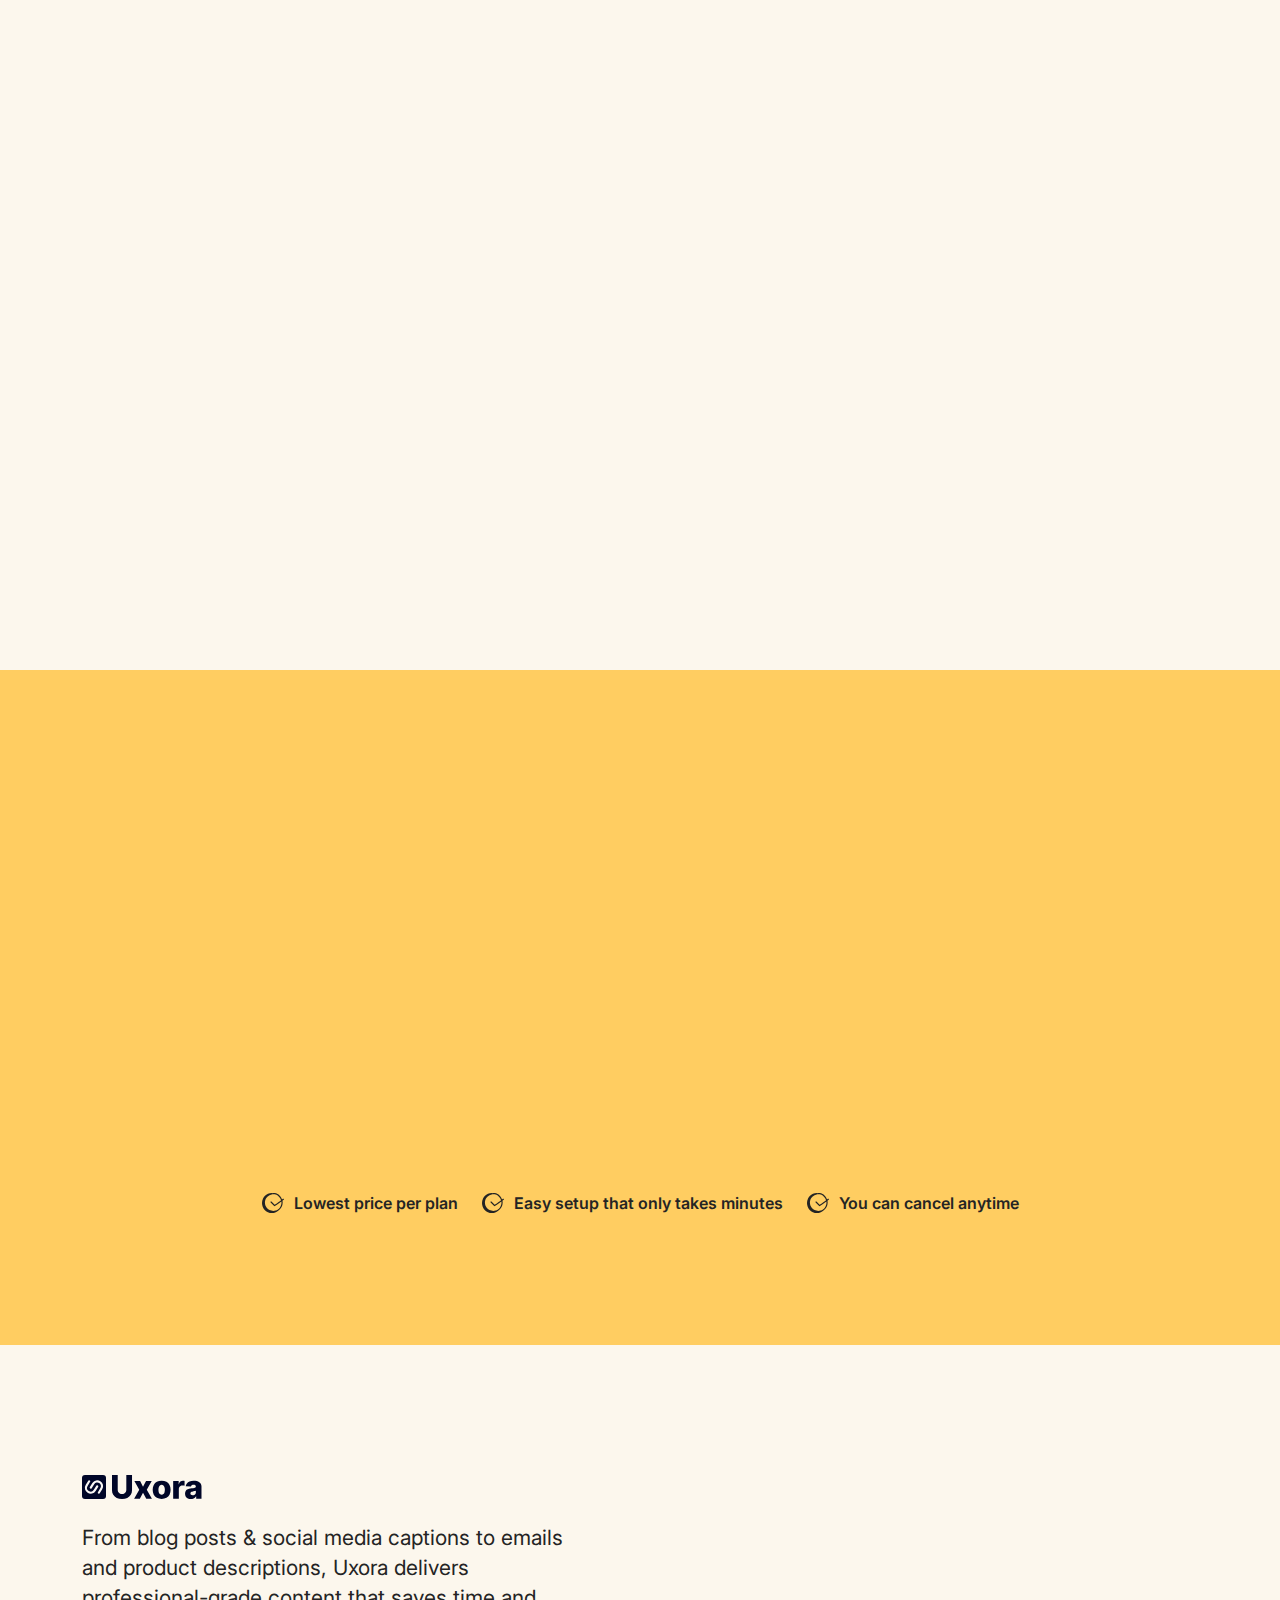
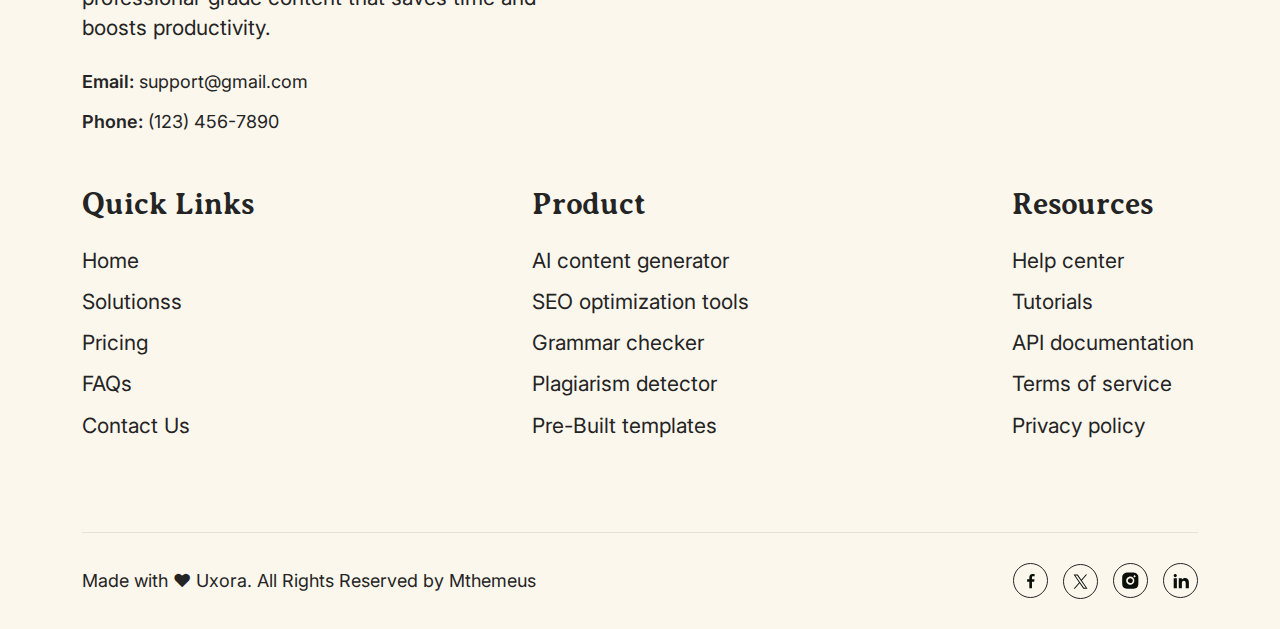
<file: contact-us.html>
<!DOCTYPE html>
<html lang="en">

<head>
  <meta charset="UTF-8">
  <meta http-equiv="X-UA-Compatible" content="IE=edge">
  <meta name="viewport" content="width=device-width, initial-scale=1.0">
  <title>Uxora - Service & Tecnology HTML Template</title>

  <link rel="shortcut icon" href="assets/images/favicon.ico" type="image/x-icon">
  <link rel="icon" href="assets/images/favicon.ico" type="image/x-icon">
  <!--- End favicon-->

  <link href="https://fonts.googleapis.com/css2?family=Averia+Serif+Libre:ital,wght@0,300;0,400;0,700;1,300;1,400;1,700&family=Epilogue:ital,wght@0,100..900;1,100..900&family=Lora:ital,wght@0,400..700;1,400..700&display=swap" rel="stylesheet">
  <link href="https://fonts.googleapis.com/css2?family=Inter:ital,opsz,wght@0,14..32,100..900;1,14..32,100..900&display=swap" rel="stylesheet">

  <!-- End google font  -->

  <link rel="stylesheet" href="assets/css/bootstrap.min.css">
  <link rel="stylesheet" href="assets/css/remixicon.css">
  <link rel="stylesheet" href="assets/css/magnific-popup.css">
  <link rel="stylesheet" href="assets/css/fontawesome.css">
  <link rel="stylesheet" href="assets/css/slick.css">
  <!-- Code Editor  -->

  <link rel="stylesheet" href="assets/css/main.css">
  <link rel="stylesheet" href="assets/css/app.min.css">
</head>

<body>

  <div class="preloader">
    <div class="preloader-inner">
      <span></span>
      <span></span>
      <span></span>
      <span></span>
    </div>
  </div>
  <!-- End preloader -->

  <div class="progress-bar-container">
    <div class="progress-bar"></div>
  </div>

  <!-- progress circle -->
  <div class="paginacontainer">
    <div class="progress-wrap">
      <svg class="progress-circle svg-content" width="100%" height="100%" viewBox="-1 -1 102 102">
        <path d="M50,1 a49,49 0 0,1 0,98 a49,49 0 0,1 0,-98" />
      </svg>
      <div class="top-arrow">
        <svg width="12" height="20" viewBox="0 0 9 16" fill="none" xmlns="http://www.w3.org/2000/svg">
          <path d="M0.999999 1L8 8L1 15" stroke="#142D6F" stroke-width="2" stroke-linecap="round" stroke-linejoin="round" />
        </svg>
      </div>
    </div>
  </div>
  <!-- End All Js -->



  <!-- Mobile Menu -->
  <div class="uxora-menu-wrapper">
    <div class="uxora-menu-area text-center">
      <div class="uxora-menu-mobile-top">
        <div class="mobile-logo">
          <a href="index.html">
            <img src="assets/images/logo/logo-dark.svg" alt="logo">
          </a>
        </div>
        <button class="uxora-menu-toggle mobile">
          <i class="ri-close-line"></i>
        </button>
      </div>
      <div class="uxora-mobile-menu">
        <ul>
          <li><a href="index.html">Home</a></li>
          <li><a href="solutions.html">Solutions</a></li>
          <li><a href="pricing.html">Pricing</a></li>
          <li><a href="contact-us.html">Contact</a></li>
          <li class="menu-item-has-children">
            <a href="#">Pages</a>
            <ul class="sub-menu">
              <li><a href="faq.html">FAQs</a></li>
              <li><a href='sign-in.html'>Sign In</a></li>
              <li><a href='sign-up.html'>Sign-Up</a></li>
              <li><a href='forgot-password.html'>Forgot Password</a></li>
            </ul>
          </li>
        </ul>
      </div>
      <div class="uxora-mobile-menu-btn">
        <a class="uxora-default-btn sm-size" href="contact-us.html">Get in Touch</a>
        <a class="uxora-default-btn sm-size" href="contact-us.html">Contact Us</a>
      </div>
    </div>
  </div>
  <!-- End mobile menu -->

  <header class="site-header uxora-header-section" id="sticky-menu">
    <div class="container">
      <div class="row gx-3 align-items-center justify-content-between">
        <div class="col-8 col-sm-auto ">
          <div class="header-logo">
            <a href="index.html">
              <img src="assets/images/logo/logo-dark.svg" alt="logo">
            </a>
          </div>
        </div>
        <div class="col">
          <div class="uxora-main-menu-item">
            <nav class="main-menu menu-style1 d-none d-lg-block menu-left">
              <ul>
                <li><a href="index.html">Home</a></li>
                <li><a href="solutions.html">Solutions</a></li>
                <li><a href="pricing.html">Pricing</a></li>
                <li class="menu-item-has-children">
                  <a href="#">Pages</a>
                  <ul class="sub-menu">
                    <li><a href="faq.html">FAQs</a></li>
                    <li><a href='sign-in.html'>Sign In</a></li>
                    <li><a href='sign-up.html'>Sign-Up</a></li>
                    <li><a href='forgot-password.html'>Forgot Password</a></li>
                  </ul>
                </li>
                <li><a href="contact-us.html">Contact</a></li>
              </ul>
            </nav>
          </div>
        </div>
        <div class="col-auto d-flex align-items-center">
          <div class="uxora-header-info-wraper2">
            <div class="uxora-header-info-content">
              <ul>
                <li><a href="sign-in.html">Login</a></li>
              </ul>
            </div>
            <a class="uxora-default-btn uxora-header-btn" href="sign-up.html">Try for free</a>
          </div>
          <div class="uxora-header-menu">
            <nav class="navbar site-navbar justify-content-between">
              <!-- Brand Logo-->
              <!-- mobile menu trigger -->
              <button class="uxora-menu-toggle d-inline-block d-lg-none">
                <span></span>
              </button>
              <!--/.Mobile Menu Hamburger Ends-->
            </nav>
          </div>
        </div>
      </div>
    </div>
  </header>

  <!-- End mobile menu -->

  <div class="breadcrumb-wrapper bg-light2">
    <div class="container">

      <div class="breadcrumb-content">
        <h1 class="breadcrumb-title pb-0">Contact Us</h1>
        <div class="breadcrumb-menu-wrapper">
          <div class="breadcrumb-menu-wrap">
            <div class="breadcrumb-menu">
              <ul>
                <li><a href="index.html">Home</a></li>
                <li><img src="assets/images/feature/slash.svg" alt="slash"></li>
                <li aria-current="page">Contact Us</li>
              </ul>
            </div>
          </div>
        </div>
      </div>

    </div>
  </div>
  <!-- End breadcrumb -->

  <div class="uxora-section-padding">
    <div class="container">
      <div class="row" data-anime="onview: -100; targets: >*; translateY: [48, 0]; opacity: [0, 1]; easing: spring(1, 80, 10, 0); duration: 450; delay: anime.stagger(100, {start: 200});">
        <div class="col-lg-6">
          <div class="uxora-default-content">
            <h2>Get in touch with our support team</h2>
            <p>Book an appointment with our team now! If you have any questions about our AI writing tool, contact our team.</p>
            <div class="uxora-conatct-info mt-50">
              <ul>
                <li>
                  <a href="mailto:name@gmail.com">
                    <span>Email:</span> support@gmail.com
                  </a>
                </li>
                <li>
                  <a href="tel:+088">
                    <span>Phone:</span> (123) 456-7890
                  </a>
                </li>
                <li><span>Chat:</span> Drop us a line</li>
                <li><span>Address:</span> 456 Elm Street, Los Angeles, CA 90001, USA </li>
              </ul>
            </div>
            <div class="uxora-contact-shape">
              <img src="assets/images/shape/contact-shape.svg" alt="">
            </div>
          </div>
        </div>
        <div class="col-lg-6">
          <div class="uxora-contact-box">
            <h3>Fill out the form below</h3>
            <form action="#">
              <div class="uxora-main-field">
                <p>Name</p>
                <input type="text">
              </div>
              <div class="uxora-main-field">
                <p>Email</p>
                <input type="email">
              </div>
              <div class="uxora-main-field">
                <p>Phone number</p>
                <input type="text">
              </div>
              <p>Message</p>
              <div class="uxora-main-field-textarea">
                <textarea name="textarea"></textarea>
              </div>
              <button class="uxora-default-btn" type="button">Send Message</button>
            </form>
          </div>
        </div>
      </div>
    </div>
  </div>
  <!-- end contact -->

  <section class="uxora-section-padding3">
    <div class="container">
      <div class="uxora-section-title center" data-anime="onview: -100; targets: >*; translateY: [48, 0]; opacity: [0, 1]; easing: spring(1, 80, 10, 0); duration: 450; delay: anime.stagger(100, {start: 200});">
        <h2>Explore solutions customized for you</h2>
      </div>
      <div class="row" data-anime="onview: -100; targets: >*; translateY: [48, 0]; opacity: [0, 1]; easing: spring(1, 80, 10, 0); duration: 450; delay: anime.stagger(100, {start: 400});">
        <div class="col-xl-4 col-lg-6 col-md-6">
          <div class="uxora-iconbox-wrap">
            <div class="uxora-iconbox-icon">
              <img src="assets/images/feature/icon13.svg" alt="">
            </div>
            <div class="uxora-iconbox-content">
              <h3>Our knowledge base</h3>
              <p>Explore an extensive collection of knowledge, expertise & conveniently</p>
            </div>
          </div>
        </div>
        <div class="col-xl-4 col-lg-6 col-md-6">
          <div class="uxora-iconbox-wrap">
            <div class="uxora-iconbox-icon">
              <img src="assets/images/feature/icon14.svg" alt="">
            </div>
            <div class="uxora-iconbox-content">
              <h3>Discover our tutorials</h3>
              <p>Watch and learn from market experts how to use our products effectively</p>
            </div>
          </div>
        </div>
        <div class="col-xl-4 col-lg-6 col-md-6">
          <div class="uxora-iconbox-wrap">
            <div class="uxora-iconbox-icon">
              <img src="assets/images/feature/icon15.svg" alt="">
            </div>
            <div class="uxora-iconbox-content">
              <h3>Join our community</h3>
              <p>Collaborate, share insights, & cultivate relationships with community network</p>
            </div>
          </div>
        </div>
      </div>
    </div>
  </section>


  <div class="uxora-cta-section accent-bg">
    <div class="container">
      <div class="uxora-cta-content" data-anime="onview: -100; targets: >*; translateY: [48, 0]; opacity: [0, 1]; easing: spring(1, 80, 10, 0); duration: 450; delay: anime.stagger(100, {start: 200});">
        <h2>Ready to elevate your writing? Try it now!</h2>
        <p class="uxora-default-data">Uxora is an advanced AI writing tool designed to help you create high-quality content quickly and effortlessly with smart features.</p>
        <div class="uxora-cta-btn mt-50">
          <a class="uxora-default-btn" href="#">Start writing for free</a>
          <a class="uxora-default-btn" href="#">Get a demo</a>
        </div>
      </div>
      <div class="mt-50">
        <div class="uxora-cta-data">
          <ul>
            <li>
              <img src="assets/images/shape/time.svg" alt="">
              <p>Lowest price per plan</p>
            </li>
            <li>
              <img src="assets/images/shape/time.svg" alt="">
              <p>Easy setup that only takes minutes</p>
            </li>
            <li>
              <img src="assets/images/shape/time.svg" alt="">
              <p>You can cancel anytime</p>
            </li>
          </ul>
        </div>
      </div>
    </div>
    <div class="uxora-cta-shape">
      <img src="assets/images/shape/shape1.svg" alt="">
    </div>
  </div>
  <!-- end cta -->

  <!-- Footer  -->
  <footer class="uxora-footer-section">
    <div class="container">
      <div class="row">
        <div class="col-xxl-4 col-xl-12 col-md-12">
          <div class="uxora-footer-textarea">
            <a href="index.html">
              <img src="assets/images/logo/logo-dark.svg" alt="">
            </a>
            <p>From blog posts & social media captions to emails and product descriptions, Uxora delivers professional-grade content that saves time and boosts productivity.</p>
            <div class="uxora-conatct-info">
              <ul>
                <li>
                  <a href="mailto:name@gmail.com">
                    <span>Email:</span> support@gmail.com
                  </a>
                </li>
                <li>
                  <a href="tel:+088">
                    <span>Phone:</span> (123) 456-7890
                  </a>
                </li>
              </ul>
            </div>
          </div>
        </div>
        <div class="col-xxl-3 col-xl-4 col-md-3">
          <div class="uxora-footer-menu menu1 menu1 pl-60">
            <h3>Quick Links</h3>
            <ul>
              <li>
                <a href="index.html">Home</a>
              </li>
              <li>
                <a href="solutions.html">Solutionss</a>
              </li>
              <li>
                <a href="pricing.html">Pricing</a>
              </li>
              <li>
                <a href="faq.html">FAQs</a>
              </li>
              <li>
                <a href="contact-us.html">Contact Us</a>
              </li>
            </ul>
          </div>
        </div>
        <div class="col-xxl-3 col-xl-4 col-md-5">
          <div class="uxora-footer-menu menu1 menu2">
            <h3>Product</h3>
            <ul>
              <li>
                <a href="#">AI content generator</a>
              </li>
              <li>
                <a href="#">SEO optimization tools</a>
              </li>
              <li>
                <a href="#">Grammar checker</a>
              </li>
              <li>
                <a href="#">Plagiarism detector</a>
              </li>
              <li>
                <a href="#">Pre-Built templates</a>
              </li>
            </ul>
          </div>
        </div>
        <div class="col-xxl-2 col-xl-4 col-md-4">
          <div class="uxora-footer-menu menu3">
            <h3>Resources</h3>
            <ul>
              <li>
                <a href="#">Help center</a>
              </li>
              <li>
                <a href="#">Tutorials</a>
              </li>
              <li>
                <a href="#">API documentation</a>
              </li>
              <li>
                <a href="#">Terms of service</a>
              </li>
              <li>
                <a href="#">Privacy policy</a>
              </li>
            </ul>
          </div>
        </div>
      </div>
      <div class="uxora-footer-bottom-wrap">
        <div class="uxora-footer-bottom-text">
          <p>Made with ♥︎ Uxora. All Rights Reserved by Mthemeus</p>
        </div>
        <div class="uxora-social-wrap">
          <ul>
            <li>
              <a href="https://www.facebook.com">
                <svg width="8" height="16" viewBox="0 0 9 17" fill="none" xmlns="http://www.w3.org/2000/svg">
                  <path d="M2.61987 16.7464V9.37041H0.137695V6.49583H2.61987V4.37591C2.61987 1.91577 4.12245 0.576172 6.31707 0.576172C7.36832 0.576172 8.27181 0.654439 8.53511 0.689422V3.26042L7.01302 3.26111C5.81946 3.26111 5.58836 3.82827 5.58836 4.66054V6.49583H8.43488L8.06426 9.37041H5.58836V16.7464H2.61987Z" fill="#0A0F0A"></path>
                </svg>
              </a>
            </li>
            <li>
              <a href="https://www.twitter.com">
                <svg width="15" height="15" viewBox="0 0 16 16" fill="none" xmlns="http://www.w3.org/2000/svg">
                  <path d="M9.47743 6.98936L14.9996 0.570312H13.691L8.89613 6.14388L5.06647 0.570312H0.649414L6.44061 8.99854L0.649414 15.7299H1.95806L7.02158 9.84402L11.066 15.7299H15.483L9.47711 6.98936H9.47743ZM7.68506 9.0728L7.09829 8.23353L2.42958 1.55544H4.43959L8.20729 6.94488L8.79406 7.78414L13.6916 14.7896H11.6816L7.68506 9.07312V9.0728Z" fill="#0A0F0A"></path>
                </svg>
              </a>
            </li>
            <li>
              <a href="https://www.instagram.com">
                <svg width="17" height="17" viewBox="0 0 18 18" fill="none" xmlns="http://www.w3.org/2000/svg">
                  <path d="M9.65632 0.561604C10.2832 0.559198 10.91 0.565498 11.5367 0.580502L11.7034 0.586515C11.8958 0.593387 12.0856 0.601977 12.315 0.612286C13.229 0.655236 13.8526 0.799551 14.3998 1.01173C14.9667 1.22992 15.4444 1.52542 15.922 2.00303C16.3587 2.4322 16.6967 2.95134 16.9124 3.52434C17.1246 4.07154 17.2689 4.69604 17.3119 5.61003C17.3222 5.83853 17.3308 6.02923 17.3376 6.22165L17.3428 6.3883C17.358 7.01468 17.3646 7.64125 17.3625 8.26782L17.3634 8.90865V10.034C17.3655 10.6608 17.3589 11.2877 17.3436 11.9143L17.3385 12.081C17.3316 12.2734 17.323 12.4632 17.3127 12.6926C17.2698 13.6066 17.1237 14.2302 16.9124 14.7774C16.6974 15.351 16.3593 15.8706 15.922 16.2996C15.4924 16.7363 14.973 17.0742 14.3998 17.29C13.8526 17.5022 13.229 17.6465 12.315 17.6895C12.0856 17.6998 11.8958 17.7084 11.7034 17.7153L11.5367 17.7204C10.91 17.7357 10.2832 17.7423 9.65632 17.7402L9.0155 17.741H7.89105C7.26419 17.7431 6.63734 17.7366 6.01067 17.7213L5.84402 17.7161C5.6401 17.7087 5.43622 17.7001 5.2324 17.6903C4.31841 17.6474 3.69476 17.5014 3.14671 17.29C2.57348 17.0747 2.05425 16.7367 1.6254 16.2996C1.1882 15.8703 0.8499 15.3509 0.634095 14.7774C0.421919 14.2302 0.277604 13.6066 0.234654 12.6926C0.225087 12.4888 0.216497 12.2849 0.208883 12.081L0.204588 11.9143C0.188751 11.2877 0.181592 10.6608 0.183113 10.034V8.26782C0.180715 7.64126 0.187015 7.01469 0.202011 6.3883L0.208024 6.22165C0.214896 6.02923 0.223487 5.83853 0.233795 5.61003C0.276745 4.69518 0.42106 4.0724 0.633236 3.52434C0.849169 2.95106 1.18813 2.43206 1.62626 2.00389C2.05481 1.56644 2.57372 1.22783 3.14671 1.01173C3.69476 0.799551 4.31755 0.655236 5.2324 0.612286L5.84402 0.586515L6.01067 0.58222C6.63704 0.566391 7.26361 0.559232 7.89019 0.560745L9.65632 0.561604ZM8.77326 4.85668C8.20416 4.84863 7.63915 4.95376 7.11104 5.16598C6.58294 5.37819 6.10228 5.69325 5.69699 6.09284C5.29171 6.49244 4.96988 6.96859 4.75022 7.49365C4.53056 8.0187 4.41744 8.58217 4.41744 9.15132C4.41744 9.72047 4.53056 10.2839 4.75022 10.809C4.96988 11.334 5.29171 11.8102 5.69699 12.2098C6.10228 12.6094 6.58294 12.9244 7.11104 13.1367C7.63915 13.3489 8.20416 13.454 8.77326 13.446C9.91238 13.446 11.0048 12.9934 11.8103 12.188C12.6158 11.3825 13.0683 10.29 13.0683 9.15089C13.0683 8.01176 12.6158 6.9193 11.8103 6.11381C11.0048 5.30833 9.91238 4.85668 8.77326 4.85668ZM8.77326 6.5747C9.11558 6.5684 9.45573 6.63037 9.77383 6.75699C10.0919 6.88362 10.3816 7.07237 10.626 7.31221C10.8703 7.55205 11.0644 7.83817 11.1969 8.15387C11.3294 8.46956 11.3977 8.8085 11.3978 9.15088C11.3978 9.49326 11.3297 9.83222 11.1972 10.148C11.0648 10.4637 10.8708 10.7499 10.6266 10.9898C10.3823 11.2297 10.0927 11.4186 9.77463 11.5453C9.45657 11.672 9.11644 11.7341 8.77411 11.7279C8.09064 11.7279 7.43516 11.4564 6.95187 10.9731C6.46858 10.4898 6.19707 9.83436 6.19707 9.15089C6.19707 8.46741 6.46858 7.81193 6.95187 7.32864C7.43516 6.84535 8.09064 6.57384 8.77411 6.57384L8.77326 6.5747ZM13.2831 3.56815C13.006 3.57925 12.7439 3.69714 12.5517 3.89713C12.3596 4.09713 12.2523 4.36372 12.2523 4.64106C12.2523 4.91841 12.3596 5.185 12.5517 5.38499C12.7439 5.58499 13.006 5.70288 13.2831 5.71397C13.5679 5.71397 13.841 5.60084 14.0423 5.39947C14.2437 5.1981 14.3568 4.92498 14.3568 4.6402C14.3568 4.35542 14.2437 4.08231 14.0423 3.88094C13.841 3.67956 13.5679 3.56644 13.2831 3.56644V3.56815Z" fill="#0A0F0A"></path>
                </svg>
              </a>
            </li>
            <li>
              <a href="https://www.bd.linkedin.com">
                <svg width="16" height="16" viewBox="0 0 18 17" fill="none" xmlns="http://www.w3.org/2000/svg">
                  <path d="M4.31682 2.35804C4.31658 2.83452 4.12707 3.2914 3.78997 3.62816C3.45288 3.96492 2.99581 4.15397 2.51933 4.15373C2.04284 4.15349 1.58597 3.96398 1.24921 3.62689C0.912449 3.28979 0.723395 2.83273 0.723633 2.35624C0.723871 1.87976 0.913383 1.42288 1.25048 1.08612C1.58757 0.749364 2.04464 0.560309 2.52112 0.560547C2.99761 0.560785 3.45448 0.750297 3.79124 1.08739C4.128 1.42449 4.31706 1.88155 4.31682 2.35804ZM4.37072 5.48411H0.777531V16.7308H4.37072V5.48411ZM10.0479 5.48411H6.47273V16.7308H10.012V10.829C10.012 7.54121 14.2969 7.23579 14.2969 10.829V16.7308H17.8452V9.60729C17.8452 4.0648 11.5032 4.27141 10.012 6.99325L10.0479 5.48411Z" fill="#0A0F0A"></path>
                </svg>
              </a>
            </li>
          </ul>
        </div>
      </div>
    </div>
  </footer>






  <!-- scripts -->
  <script src="assets/js/jquery-3.7.1.min.js"></script>

  <script src="assets/js/bootstrap.bundle.min.js"></script>
  <script src="assets/js/menu/menu.js"></script>
  <script src="assets/js/faq.js"></script>
  <script src="assets/js/anime.min.js"></script>
  <script src="assets/js/data-attr-helper.js"></script>
  <script src="assets/js/anime-helper.js"></script>
  <script src="assets/js/slick.js"></script>
  <script src="assets/js/jquery.magnific-popup.min.js"></script>
  <script src="assets/js/app.js"></script>
</body>
</html>
</file>
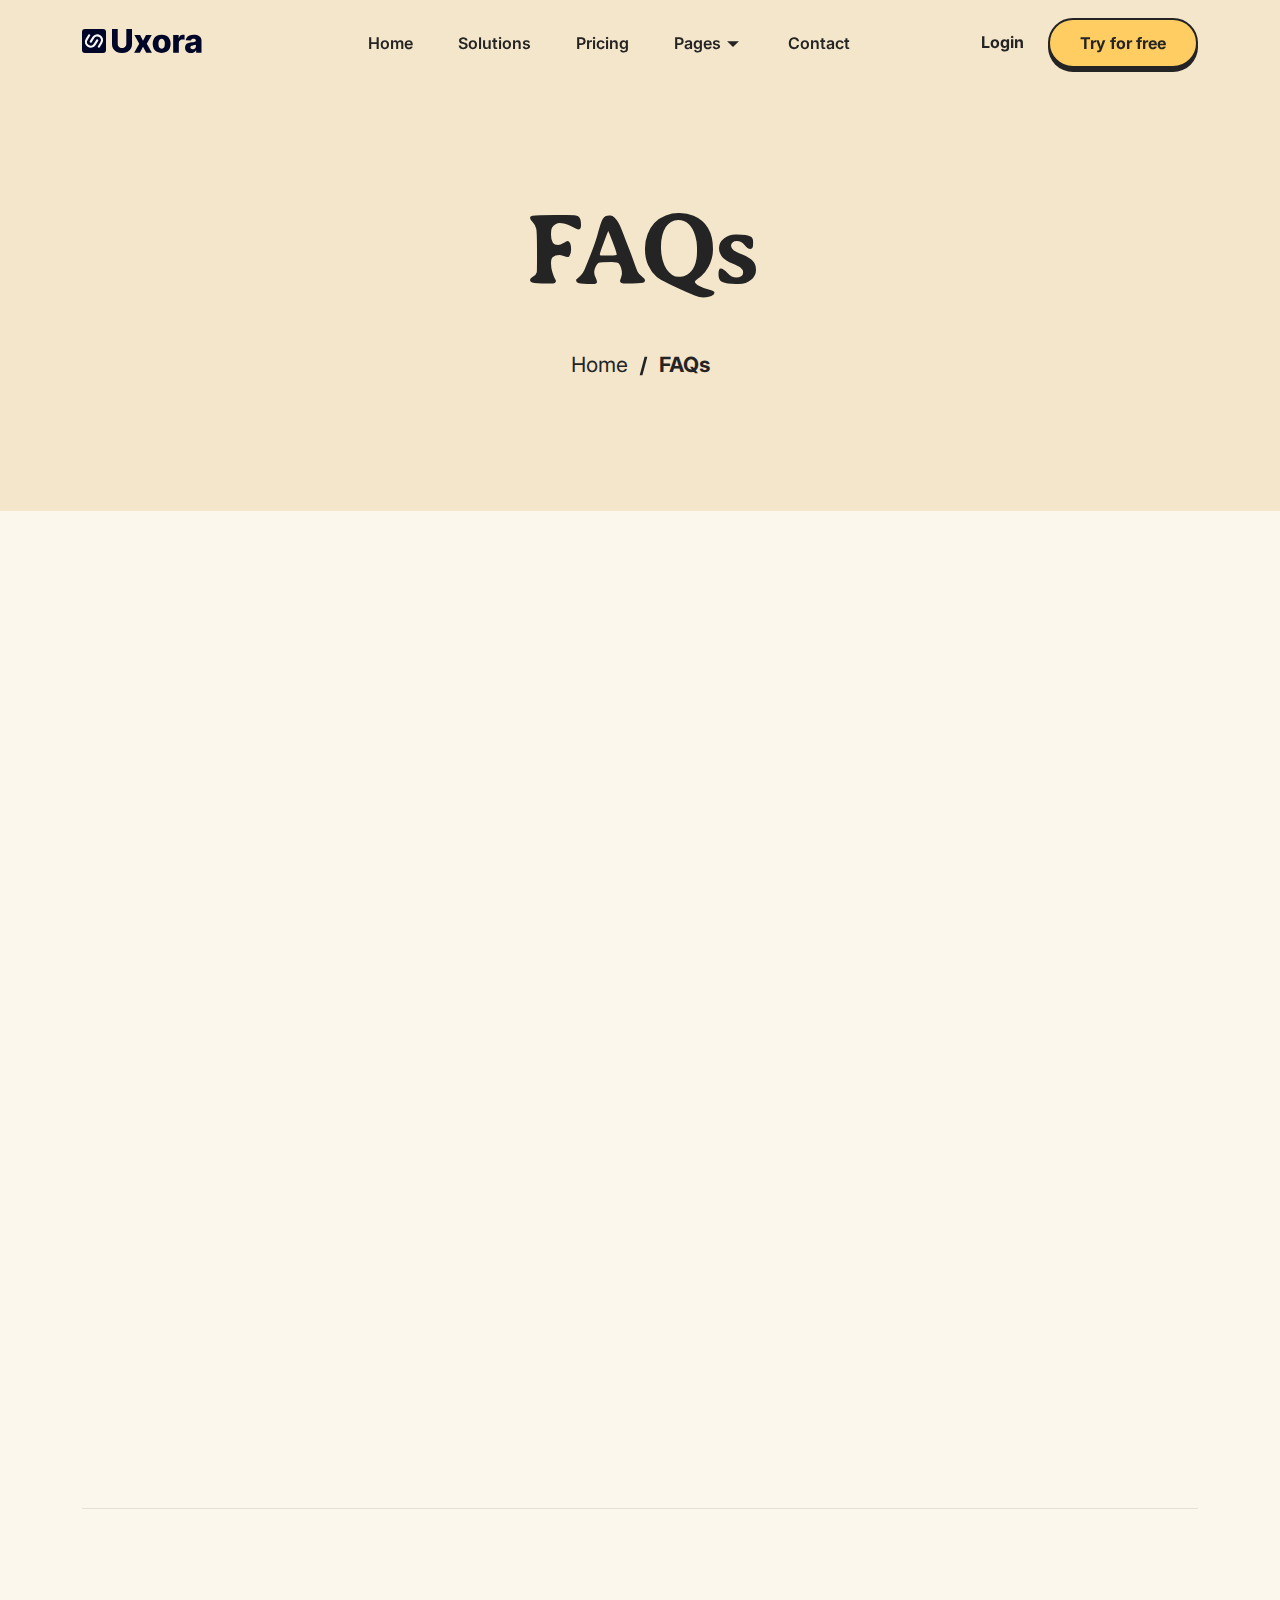
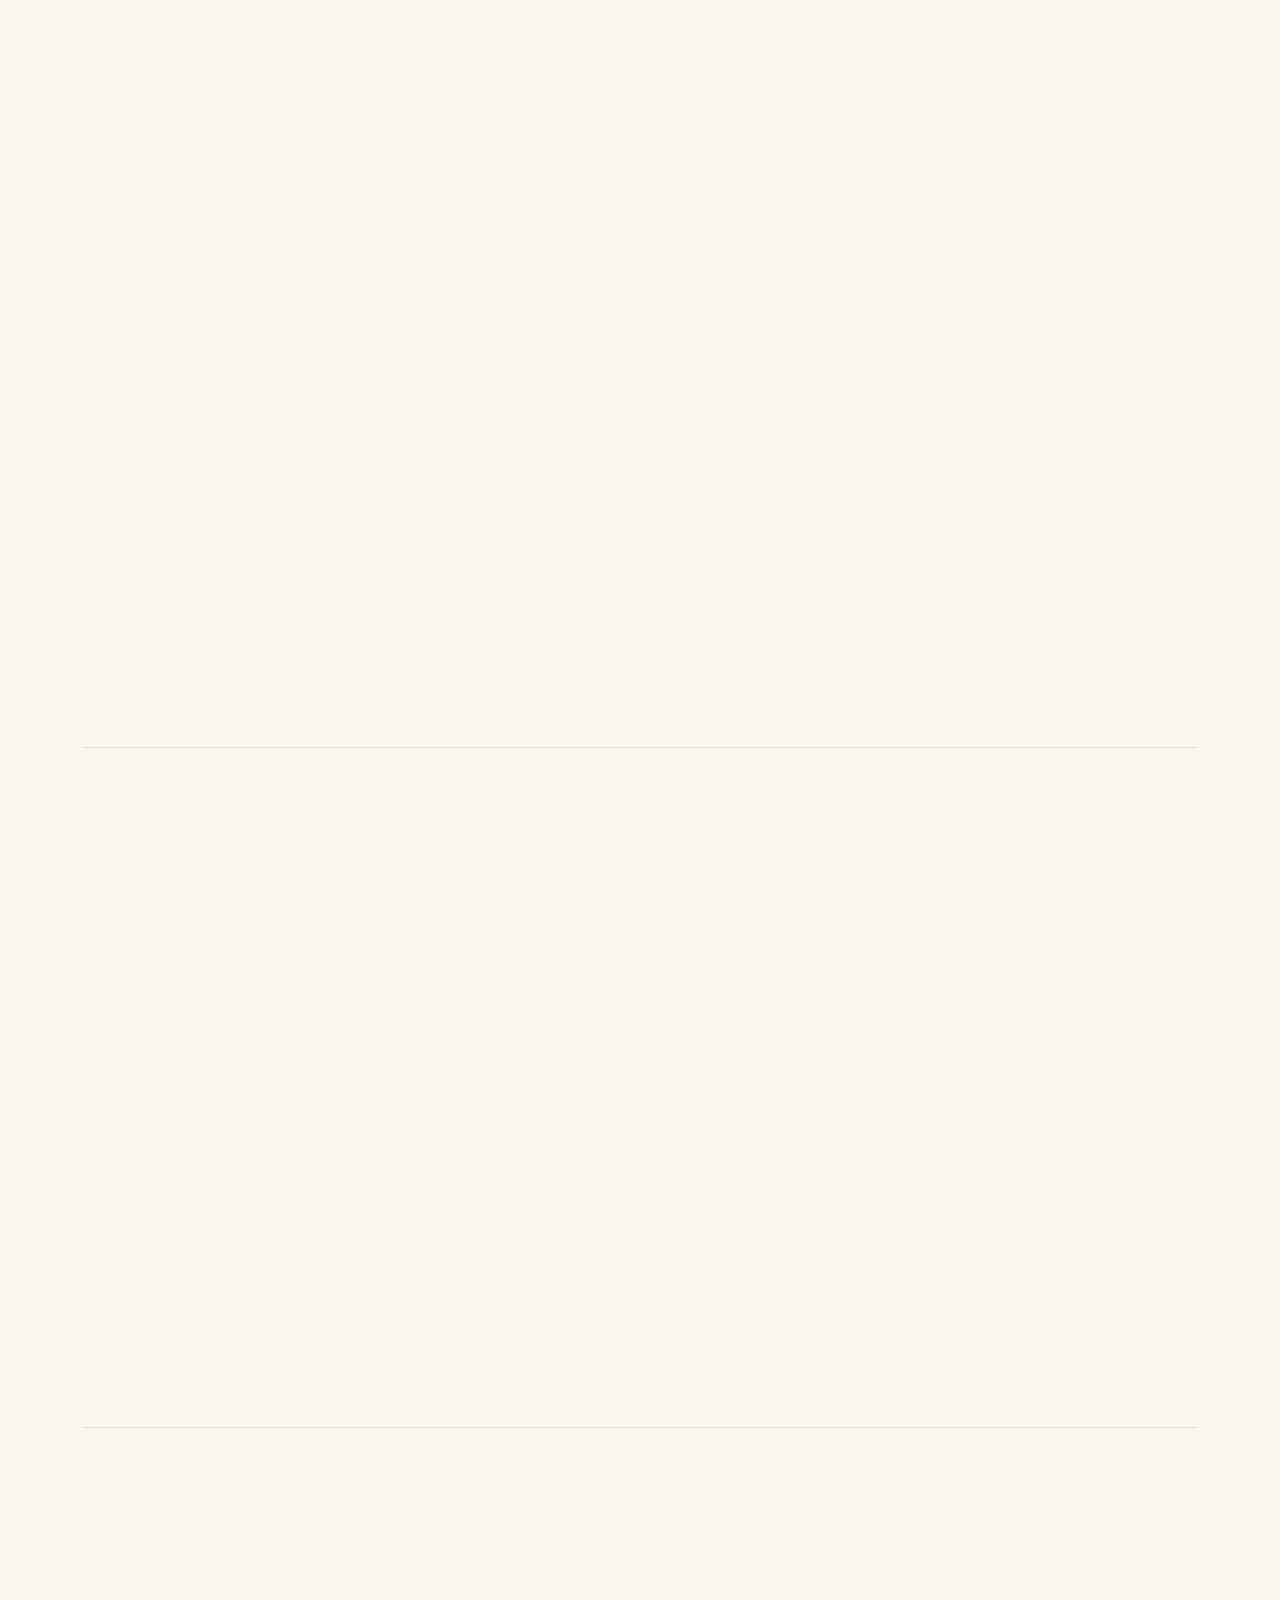
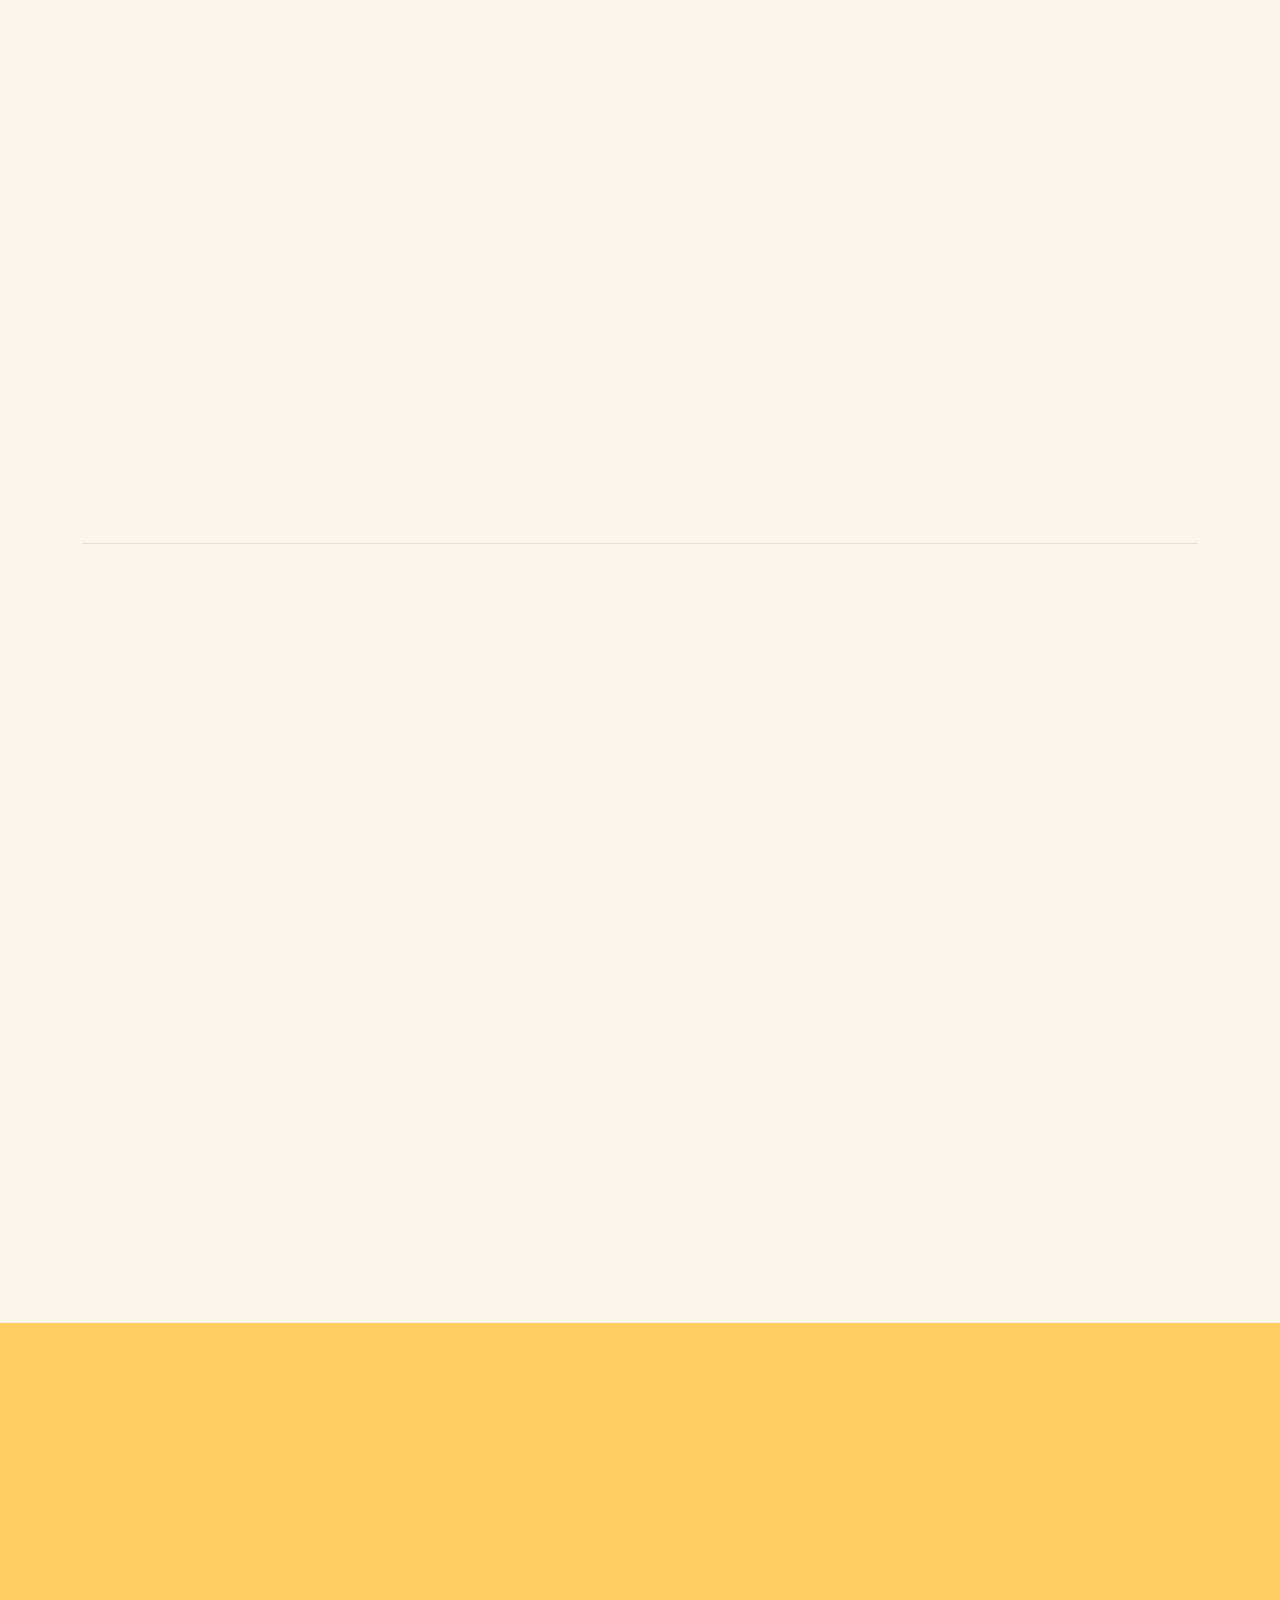
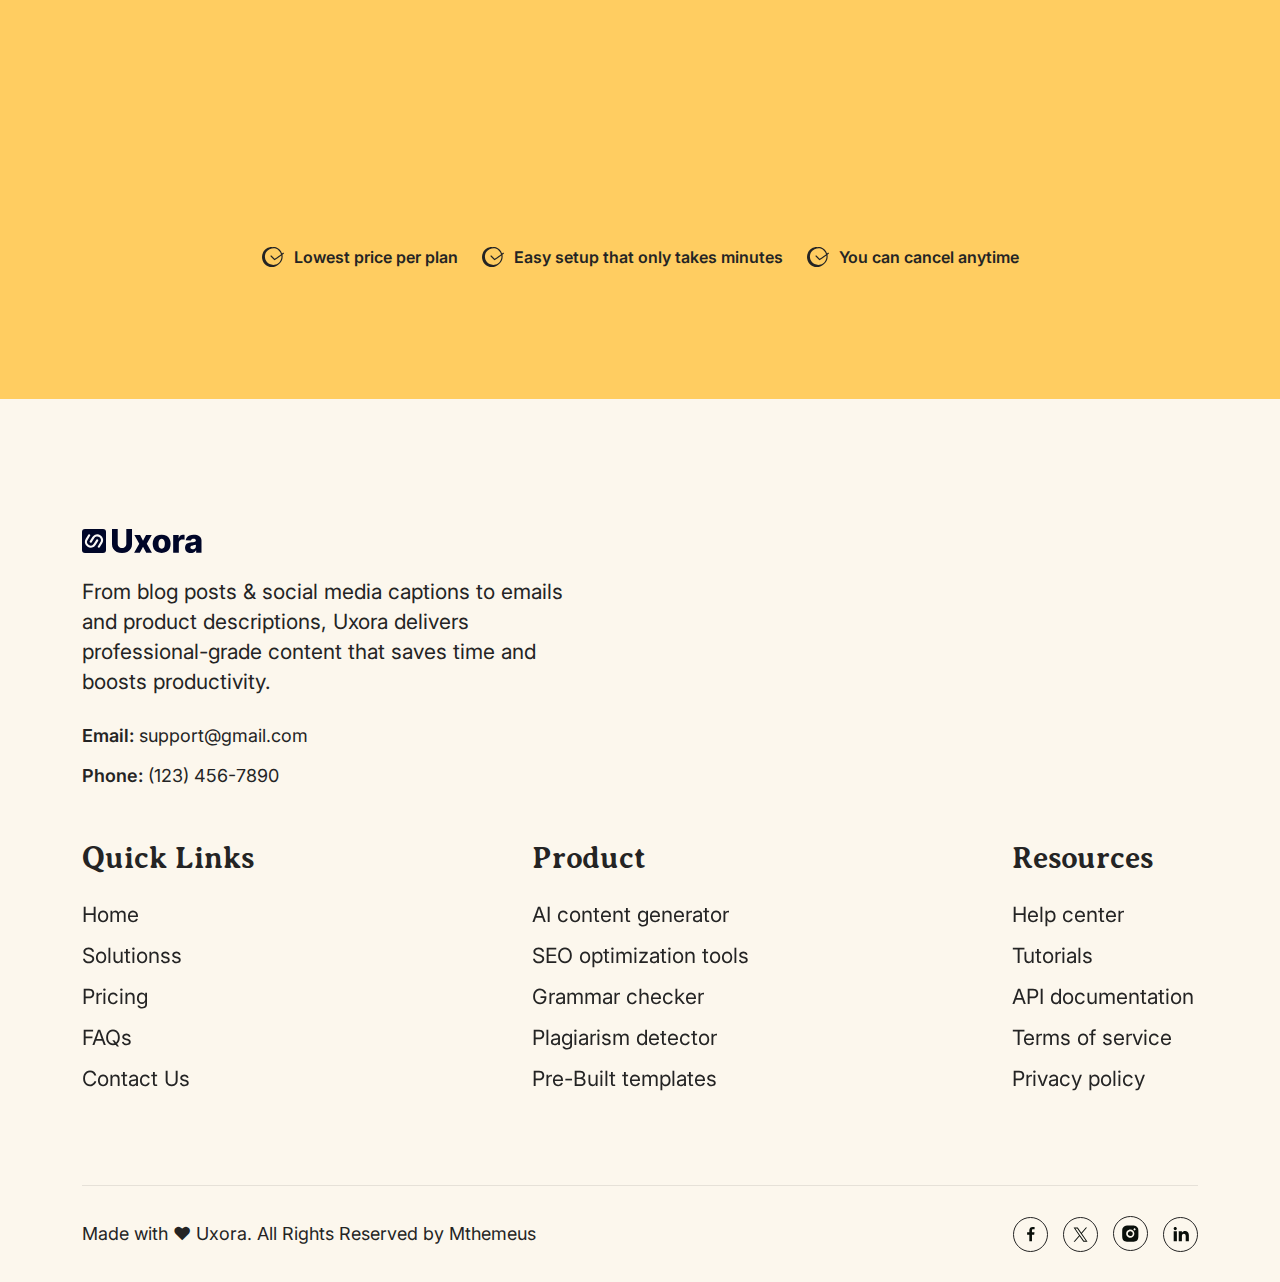
<file: faq.html>
<!DOCTYPE html>
<html lang="en">

<head>
  <meta charset="UTF-8">
  <meta http-equiv="X-UA-Compatible" content="IE=edge">
  <meta name="viewport" content="width=device-width, initial-scale=1.0">
  <title>Uxora - Service & Tecnology HTML Template</title>

  <link rel="shortcut icon" href="assets/images/favicon.ico" type="image/x-icon">
  <link rel="icon" href="assets/images/favicon.ico" type="image/x-icon">
  <!--- End favicon-->

  <link href="https://fonts.googleapis.com/css2?family=Averia+Serif+Libre:ital,wght@0,300;0,400;0,700;1,300;1,400;1,700&family=Epilogue:ital,wght@0,100..900;1,100..900&family=Lora:ital,wght@0,400..700;1,400..700&display=swap" rel="stylesheet">
  <link href="https://fonts.googleapis.com/css2?family=Inter:ital,opsz,wght@0,14..32,100..900;1,14..32,100..900&display=swap" rel="stylesheet">

  <!-- End google font  -->

  <link rel="stylesheet" href="assets/css/bootstrap.min.css">
  <link rel="stylesheet" href="assets/css/remixicon.css">
  <link rel="stylesheet" href="assets/css/magnific-popup.css">
  <link rel="stylesheet" href="assets/css/fontawesome.css">
  <link rel="stylesheet" href="assets/css/slick.css">
  <!-- Code Editor  -->

  <link rel="stylesheet" href="assets/css/main.css">
  <link rel="stylesheet" href="assets/css/app.min.css">
</head>

<body>

  <div class="preloader">
    <div class="preloader-inner">
      <span></span>
      <span></span>
      <span></span>
      <span></span>
    </div>
  </div>
  <!-- End preloader -->

  <div class="progress-bar-container">
    <div class="progress-bar"></div>
  </div>

  <!-- progress circle -->
  <div class="paginacontainer">
    <div class="progress-wrap">
      <svg class="progress-circle svg-content" width="100%" height="100%" viewBox="-1 -1 102 102">
        <path d="M50,1 a49,49 0 0,1 0,98 a49,49 0 0,1 0,-98" />
      </svg>
      <div class="top-arrow">
        <svg width="12" height="20" viewBox="0 0 9 16" fill="none" xmlns="http://www.w3.org/2000/svg">
          <path d="M0.999999 1L8 8L1 15" stroke="#142D6F" stroke-width="2" stroke-linecap="round" stroke-linejoin="round" />
        </svg>
      </div>
    </div>
  </div>
  <!-- End All Js -->



  <!-- Mobile Menu -->
  <div class="uxora-menu-wrapper">
    <div class="uxora-menu-area text-center">
      <div class="uxora-menu-mobile-top">
        <div class="mobile-logo">
          <a href="index.html">
            <img src="assets/images/logo/logo-dark.svg" alt="logo">
          </a>
        </div>
        <button class="uxora-menu-toggle mobile">
          <i class="ri-close-line"></i>
        </button>
      </div>
      <div class="uxora-mobile-menu">
        <ul>
          <li><a href="index.html">Home</a></li>
          <li><a href="solutions.html">Solutions</a></li>
          <li><a href="pricing.html">Pricing</a></li>
          <li><a href="contact-us.html">Contact</a></li>
          <li class="menu-item-has-children">
            <a href="#">Pages</a>
            <ul class="sub-menu">
              <li><a href="faq.html">FAQs</a></li>
              <li><a href='sign-in.html'>Sign In</a></li>
              <li><a href='sign-up.html'>Sign-Up</a></li>
              <li><a href='forgot-password.html'>Forgot Password</a></li>
            </ul>
          </li>
        </ul>
      </div>
      <div class="uxora-mobile-menu-btn">
        <a class="uxora-default-btn sm-size" href="contact-us.html">Get in Touch</a>
        <a class="uxora-default-btn sm-size" href="contact-us.html">Contact Us</a>
      </div>
    </div>
  </div>
  <!-- End mobile menu -->

  <header class="site-header uxora-header-section" id="sticky-menu">
    <div class="container">
      <div class="row gx-3 align-items-center justify-content-between">
        <div class="col-8 col-sm-auto ">
          <div class="header-logo">
            <a href="index.html">
              <img src="assets/images/logo/logo-dark.svg" alt="logo">
            </a>
          </div>
        </div>
        <div class="col">
          <div class="uxora-main-menu-item">
            <nav class="main-menu menu-style1 d-none d-lg-block menu-left">
              <ul>
                <li><a href="index.html">Home</a></li>
                <li><a href="solutions.html">Solutions</a></li>
                <li><a href="pricing.html">Pricing</a></li>
                <li class="menu-item-has-children">
                  <a href="#">Pages</a>
                  <ul class="sub-menu">
                    <li><a href="faq.html">FAQs</a></li>
                    <li><a href='sign-in.html'>Sign In</a></li>
                    <li><a href='sign-up.html'>Sign-Up</a></li>
                    <li><a href='forgot-password.html'>Forgot Password</a></li>
                  </ul>
                </li>
                <li><a href="contact-us.html">Contact</a></li>
              </ul>
            </nav>
          </div>
        </div>
        <div class="col-auto d-flex align-items-center">
          <div class="uxora-header-info-wraper2">
            <div class="uxora-header-info-content">
              <ul>
                <li><a href="sign-in.html">Login</a></li>
              </ul>
            </div>
            <a class="uxora-default-btn uxora-header-btn" href="sign-up.html">Try for free</a>
          </div>
          <div class="uxora-header-menu">
            <nav class="navbar site-navbar justify-content-between">
              <!-- Brand Logo-->
              <!-- mobile menu trigger -->
              <button class="uxora-menu-toggle d-inline-block d-lg-none">
                <span></span>
              </button>
              <!--/.Mobile Menu Hamburger Ends-->
            </nav>
          </div>
        </div>
      </div>
    </div>
  </header>

  <!-- End mobile menu -->

  <div class="breadcrumb-wrapper bg-light2">
    <div class="container">

      <div class="breadcrumb-content">
        <h1 class="breadcrumb-title pb-0">FAQs</h1>
        <div class="breadcrumb-menu-wrapper">
          <div class="breadcrumb-menu-wrap">
            <div class="breadcrumb-menu">
              <ul>
                <li><a href="index.html">Home</a></li>
                <li><img src="assets/images/feature/slash.svg" alt="slash"></li>
                <li aria-current="page">FAQs</li>
              </ul>
            </div>
          </div>
        </div>
      </div>

    </div>
  </div>
  <!-- End breadcrumb -->

  <div class="uxora-section-padding">
    <div class="container">
      <div class="row" data-anime="onview: -100; targets: >*; translateY: [48, 0]; opacity: [0, 1]; easing: spring(1, 80, 10, 0); duration: 450; delay: anime.stagger(100, {start: 200});">
        <div class="col-lg-6">
          <div class="uxora-faq-tilte">
            <h2>General questions:</h2>
          </div>
        </div>
        <div class="col-lg-6">
          <div class="uxora-faq-wrap1">
            <div class="uxora-faq-item open">
              <div class="uxora-faq-header">
                <h3>What is an AI writing tool?</h3>
                <div class="uxora-active-icon">
                  <img class="plasicon" src="assets/images/faq/mynus.svg" alt="">
                  <img class="mynusicon" src="assets/images/faq/plas.svg" alt="">
                </div>
              </div>
              <div class="uxora-faq-body">
                <p>An AI writing tool is software that uses artificial intelligence to assist in creating content, including blogs, emails & ads.</p>
              </div>
            </div>
            <div class="uxora-faq-item">
              <div class="uxora-faq-header">
                <h3>Who can use this tool?</h3>
                <div class="uxora-active-icon">
                  <img class="plasicon" src="assets/images/faq/mynus.svg" alt="">
                  <img class="mynusicon" src="assets/images/faq/plas.svg" alt="">
                </div>
              </div>
              <div class="uxora-faq-body">
                <p>It’s perfect for writers, marketers, entrepreneurs, students, & businesses looking to create high-quality content quickly.</p>
              </div>
            </div>
            <div class="uxora-faq-item">
              <div class="uxora-faq-header">
                <h3>Is the tool SEO-friendly?</h3>
                <div class="uxora-active-icon">
                  <img class="plasicon" src="assets/images/faq/mynus.svg" alt="">
                  <img class="mynusicon" src="assets/images/faq/plas.svg" alt="">
                </div>
              </div>
              <div class="uxora-faq-body">
                <p>Yes, it creates SEO-optimized content with keywords and readability improvements to help rank higher in SEO.</p>
              </div>
            </div>
            <div class="uxora-faq-item">
              <div class="uxora-faq-header">
                <h3>Is there a free trial available?</h3>
                <div class="uxora-active-icon">
                  <img class="plasicon" src="assets/images/faq/mynus.svg" alt="">
                  <img class="mynusicon" src="assets/images/faq/plas.svg" alt="">
                </div>
              </div>
              <div class="uxora-faq-body">
                <p>Yes, we offer a free trial so you can test the features before committing to a plan.</p>
              </div>
            </div>
            <div class="uxora-faq-item m-0">
              <div class="uxora-faq-header">
                <h3>Is it suitable for professional use?</h3>
                <div class="uxora-active-icon">
                  <img class="plasicon" src="assets/images/faq/mynus.svg" alt="">
                  <img class="mynusicon" src="assets/images/faq/plas.svg" alt="">
                </div>
              </div>
              <div class="uxora-faq-body">
                <p>Definitely! It’s designed for professionals to maintain high-quality, consistent, and error-free content.</p>
              </div>
            </div>
          </div>
        </div>
      </div>
      <div class="divided"></div>
      <div class="row" data-anime="onview: -100; targets: >*; translateY: [48, 0]; opacity: [0, 1]; easing: spring(1, 80, 10, 0); duration: 450; delay: anime.stagger(100, {start: 400});">
        <div class="col-lg-6">
          <div class="uxora-faq-tilte">
            <h2>Features and functionality:</h2>
          </div>
        </div>
        <div class="col-lg-6">
          <div class="uxora-faq-wrap1">
            <div class="uxora-faq-item open">
              <div class="uxora-faq-header">
                <h3>What types of content can it create?</h3>
                <div class="uxora-active-icon">
                  <img class="plasicon" src="assets/images/faq/mynus.svg" alt="">
                  <img class="mynusicon" src="assets/images/faq/plas.svg" alt="">
                </div>
              </div>
              <div class="uxora-faq-body" style="display: block;">
                <p>It can generate blogs, social media captions, emails, ads, product descriptions, and more.</p>
              </div>
            </div>
            <div class="uxora-faq-item">
              <div class="uxora-faq-header">
                <h3>Does it support multiple languages?</h3>
                <div class="uxora-active-icon">
                  <img class="plasicon" src="assets/images/faq/mynus.svg" alt="">
                  <img class="mynusicon" src="assets/images/faq/plas.svg" alt="">
                </div>
              </div>
              <div class="uxora-faq-body" style="display: none;">
                <p>Yes, it supports several languages, making it ideal for global users.</p>
              </div>
            </div>
            <div class="uxora-faq-item">
              <div class="uxora-faq-header">
                <h3>Can it help with SEO?</h3>
                <div class="uxora-active-icon">
                  <img class="plasicon" src="assets/images/faq/mynus.svg" alt="">
                  <img class="mynusicon" src="assets/images/faq/plas.svg" alt="">
                </div>
              </div>
              <div class="uxora-faq-body">
                <p>Absolutely! It creates SEO-optimized content to boost search engine rankings.</p>
              </div>
            </div>
            <div class="uxora-faq-item">
              <div class="uxora-faq-header">
                <h3>Does it check for plagiarism?</h3>
                <div class="uxora-active-icon">
                  <img class="plasicon" src="assets/images/faq/mynus.svg" alt="">
                  <img class="mynusicon" src="assets/images/faq/plas.svg" alt="">
                </div>
              </div>
              <div class="uxora-faq-body">
                <p>Yes, it includes a plagiarism checker to ensure originality.</p>
              </div>
            </div>
          </div>
        </div>
      </div>
      <div class="divided"></div>
      <div class="row" data-anime="onview: -100; targets: >*; translateY: [48, 0]; opacity: [0, 1]; easing: spring(1, 80, 10, 0); duration: 450; delay: anime.stagger(100, {start: 200});">
        <div class="col-lg-6">
          <div class="uxora-faq-tilte">
            <h2>Pricing and plans:</h2>
          </div>
        </div>
        <div class="col-lg-6">
          <div class="uxora-faq-wrap1">
            <div class="uxora-faq-item open">
              <div class="uxora-faq-header">
                <h3>Is there a free trial available?</h3>
                <div class="uxora-active-icon">
                  <img class="plasicon" src="assets/images/faq/mynus.svg" alt="">
                  <img class="mynusicon" src="assets/images/faq/plas.svg" alt="">
                </div>
              </div>
              <div class="uxora-faq-body" style="display: block;">
                <p>Yes, we offer a free trial so you can explore all features before committing.</p>
              </div>
            </div>
            <div class="uxora-faq-item">
              <div class="uxora-faq-header">
                <h3>What are the pricing plans?</h3>
                <div class="uxora-active-icon">
                  <img class="plasicon" src="assets/images/faq/mynus.svg" alt="">
                  <img class="mynusicon" src="assets/images/faq/plas.svg" alt="">
                </div>
              </div>
              <div class="uxora-faq-body" style="display: none;">
                <p>We offer flexible pricing plans to suit individual and business needs. Visit our pricing page for details..</p>
              </div>
            </div>
            <div class="uxora-faq-item">
              <div class="uxora-faq-header">
                <h3>Are there any hidden fees?</h3>
                <div class="uxora-active-icon">
                  <img class="plasicon" src="assets/images/faq/mynus.svg" alt="">
                  <img class="mynusicon" src="assets/images/faq/plas.svg" alt="">
                </div>
              </div>
              <div class="uxora-faq-body">
                <p>No, all fees are transparent, and you only pay for what you choose.</p>
              </div>
            </div>
          </div>
        </div>
      </div>
      <div class="divided"></div>
      <div class="row" data-anime="onview: -100; targets: >*; translateY: [48, 0]; opacity: [0, 1]; easing: spring(1, 80, 10, 0); duration: 450; delay: anime.stagger(100, {start: 400});">
        <div class="col-lg-6">
          <div class="uxora-faq-tilte">
            <h2>Support and security:</h2>
          </div>
        </div>
        <div class="col-lg-6">
          <div class="uxora-faq-wrap1">
            <div class="uxora-faq-item open">
              <div class="uxora-faq-header">
                <h3>Is my data safe?</h3>
                <div class="uxora-active-icon">
                  <img class="plasicon" src="assets/images/faq/mynus.svg" alt="">
                  <img class="mynusicon" src="assets/images/faq/plas.svg" alt="">
                </div>
              </div>
              <div class="uxora-faq-body" style="display: block;">
                <p>Yes, we use advanced encryption and security measures to protect your data.</p>
              </div>
            </div>
            <div class="uxora-faq-item">
              <div class="uxora-faq-header">
                <h3>Do you offer customer support?</h3>
                <div class="uxora-active-icon">
                  <img class="plasicon" src="assets/images/faq/mynus.svg" alt="">
                  <img class="mynusicon" src="assets/images/faq/plas.svg" alt="">
                </div>
              </div>
              <div class="uxora-faq-body" style="display: none;">
                <p>Yes, we provide 24/7 customer support via email and live chat.</p>
              </div>
            </div>
            <div class="uxora-faq-item">
              <div class="uxora-faq-header">
                <h3>Can I cancel my subscription?</h3>
                <div class="uxora-active-icon">
                  <img class="plasicon" src="assets/images/faq/mynus.svg" alt="">
                  <img class="mynusicon" src="assets/images/faq/plas.svg" alt="">
                </div>
              </div>
              <div class="uxora-faq-body">
                <p>Absolutely! You can cancel your subscription at any time without penalties.</p>
              </div>
            </div>
          </div>
        </div>
      </div>
      <div class="divided"></div>
      <div class="row" data-anime="onview: -100; targets: >*; translateY: [48, 0]; opacity: [0, 1]; easing: spring(1, 80, 10, 0); duration: 450; delay: anime.stagger(100, {start: 600});">
        <div class="col-lg-6">
          <div class="uxora-faq-tilte">
            <h2>Performance and customization:</h2>
          </div>
        </div>
        <div class="col-lg-6">
          <div class="uxora-faq-wrap1">
            <div class="uxora-faq-item open">
              <div class="uxora-faq-header">
                <h3>Can I edit the AI-generated content?</h3>
                <div class="uxora-active-icon">
                  <img class="plasicon" src="assets/images/faq/mynus.svg" alt="">
                  <img class="mynusicon" src="assets/images/faq/plas.svg" alt="">
                </div>
              </div>
              <div class="uxora-faq-body" style="display: block;">
                <p>Yes, you can fully customize and edit the content to match your tone and style.</p>
              </div>
            </div>
            <div class="uxora-faq-item">
              <div class="uxora-faq-header">
                <h3>Does it adapt to my writing style?</h3>
                <div class="uxora-active-icon">
                  <img class="plasicon" src="assets/images/faq/mynus.svg" alt="">
                  <img class="mynusicon" src="assets/images/faq/plas.svg" alt="">
                </div>
              </div>
              <div class="uxora-faq-body" style="display: none;">
                <p>Over time, the AI learns your preferences to better match your style.</p>
              </div>
            </div>
            <div class="uxora-faq-item">
              <div class="uxora-faq-header">
                <h3>How fast can it generate content?</h3>
                <div class="uxora-active-icon">
                  <img class="plasicon" src="assets/images/faq/mynus.svg" alt="">
                  <img class="mynusicon" src="assets/images/faq/plas.svg" alt="">
                </div>
              </div>
              <div class="uxora-faq-body">
                <p>It can produce high-quality drafts in seconds, saving you hours of work.</p>
              </div>
            </div>
          </div>
        </div>
      </div>
    </div>
  </div>



  <div class="uxora-cta-section accent-bg">
    <div class="container">
      <div class="uxora-cta-content" data-anime="onview: -100; targets: >*; translateY: [48, 0]; opacity: [0, 1]; easing: spring(1, 80, 10, 0); duration: 450; delay: anime.stagger(100, {start: 200});">
        <h2>Ready to elevate your writing? Try it now!</h2>
        <p class="uxora-default-data">Uxora is an advanced AI writing tool designed to help you create high-quality content quickly and effortlessly with smart features.</p>
        <div class="uxora-cta-btn mt-50">
          <a class="uxora-default-btn" href="#">Start writing for free</a>
          <a class="uxora-default-btn" href="#">Get a demo</a>
        </div>
      </div>
      <div class="mt-50">
        <div class="uxora-cta-data">
          <ul>
            <li>
              <img src="assets/images/shape/time.svg" alt="">
              <p>Lowest price per plan</p>
            </li>
            <li>
              <img src="assets/images/shape/time.svg" alt="">
              <p>Easy setup that only takes minutes</p>
            </li>
            <li>
              <img src="assets/images/shape/time.svg" alt="">
              <p>You can cancel anytime</p>
            </li>
          </ul>
        </div>
      </div>
    </div>
    <div class="uxora-cta-shape">
      <img src="assets/images/shape/shape1.svg" alt="">
    </div>
  </div>
  <!-- end cta -->

  <!-- Footer  -->
  <footer class="uxora-footer-section">
    <div class="container">
      <div class="row">
        <div class="col-xxl-4 col-xl-12 col-md-12">
          <div class="uxora-footer-textarea">
            <a href="index.html">
              <img src="assets/images/logo/logo-dark.svg" alt="">
            </a>
            <p>From blog posts & social media captions to emails and product descriptions, Uxora delivers professional-grade content that saves time and boosts productivity.</p>
            <div class="uxora-conatct-info">
              <ul>
                <li>
                  <a href="mailto:name@gmail.com">
                    <span>Email:</span> support@gmail.com
                  </a>
                </li>
                <li>
                  <a href="tel:+088">
                    <span>Phone:</span> (123) 456-7890
                  </a>
                </li>
              </ul>
            </div>
          </div>
        </div>
        <div class="col-xxl-3 col-xl-4 col-md-3">
          <div class="uxora-footer-menu menu1 menu1 pl-60">
            <h3>Quick Links</h3>
            <ul>
              <li>
                <a href="index.html">Home</a>
              </li>
              <li>
                <a href="solutions.html">Solutionss</a>
              </li>
              <li>
                <a href="pricing.html">Pricing</a>
              </li>
              <li>
                <a href="faq.html">FAQs</a>
              </li>
              <li>
                <a href="contact-us.html">Contact Us</a>
              </li>
            </ul>
          </div>
        </div>
        <div class="col-xxl-3 col-xl-4 col-md-5">
          <div class="uxora-footer-menu menu1 menu2">
            <h3>Product</h3>
            <ul>
              <li>
                <a href="#">AI content generator</a>
              </li>
              <li>
                <a href="#">SEO optimization tools</a>
              </li>
              <li>
                <a href="#">Grammar checker</a>
              </li>
              <li>
                <a href="#">Plagiarism detector</a>
              </li>
              <li>
                <a href="#">Pre-Built templates</a>
              </li>
            </ul>
          </div>
        </div>
        <div class="col-xxl-2 col-xl-4 col-md-4">
          <div class="uxora-footer-menu menu3">
            <h3>Resources</h3>
            <ul>
              <li>
                <a href="#">Help center</a>
              </li>
              <li>
                <a href="#">Tutorials</a>
              </li>
              <li>
                <a href="#">API documentation</a>
              </li>
              <li>
                <a href="#">Terms of service</a>
              </li>
              <li>
                <a href="#">Privacy policy</a>
              </li>
            </ul>
          </div>
        </div>
      </div>
      <div class="uxora-footer-bottom-wrap">
        <div class="uxora-footer-bottom-text">
          <p>Made with ♥︎ Uxora. All Rights Reserved by Mthemeus</p>
        </div>
        <div class="uxora-social-wrap">
          <ul>
            <li>
              <a href="https://www.facebook.com">
                <svg width="8" height="16" viewBox="0 0 9 17" fill="none" xmlns="http://www.w3.org/2000/svg">
                  <path d="M2.61987 16.7464V9.37041H0.137695V6.49583H2.61987V4.37591C2.61987 1.91577 4.12245 0.576172 6.31707 0.576172C7.36832 0.576172 8.27181 0.654439 8.53511 0.689422V3.26042L7.01302 3.26111C5.81946 3.26111 5.58836 3.82827 5.58836 4.66054V6.49583H8.43488L8.06426 9.37041H5.58836V16.7464H2.61987Z" fill="#0A0F0A"></path>
                </svg>
              </a>
            </li>
            <li>
              <a href="https://www.twitter.com">
                <svg width="15" height="15" viewBox="0 0 16 16" fill="none" xmlns="http://www.w3.org/2000/svg">
                  <path d="M9.47743 6.98936L14.9996 0.570312H13.691L8.89613 6.14388L5.06647 0.570312H0.649414L6.44061 8.99854L0.649414 15.7299H1.95806L7.02158 9.84402L11.066 15.7299H15.483L9.47711 6.98936H9.47743ZM7.68506 9.0728L7.09829 8.23353L2.42958 1.55544H4.43959L8.20729 6.94488L8.79406 7.78414L13.6916 14.7896H11.6816L7.68506 9.07312V9.0728Z" fill="#0A0F0A"></path>
                </svg>
              </a>
            </li>
            <li>
              <a href="https://www.instagram.com">
                <svg width="17" height="17" viewBox="0 0 18 18" fill="none" xmlns="http://www.w3.org/2000/svg">
                  <path d="M9.65632 0.561604C10.2832 0.559198 10.91 0.565498 11.5367 0.580502L11.7034 0.586515C11.8958 0.593387 12.0856 0.601977 12.315 0.612286C13.229 0.655236 13.8526 0.799551 14.3998 1.01173C14.9667 1.22992 15.4444 1.52542 15.922 2.00303C16.3587 2.4322 16.6967 2.95134 16.9124 3.52434C17.1246 4.07154 17.2689 4.69604 17.3119 5.61003C17.3222 5.83853 17.3308 6.02923 17.3376 6.22165L17.3428 6.3883C17.358 7.01468 17.3646 7.64125 17.3625 8.26782L17.3634 8.90865V10.034C17.3655 10.6608 17.3589 11.2877 17.3436 11.9143L17.3385 12.081C17.3316 12.2734 17.323 12.4632 17.3127 12.6926C17.2698 13.6066 17.1237 14.2302 16.9124 14.7774C16.6974 15.351 16.3593 15.8706 15.922 16.2996C15.4924 16.7363 14.973 17.0742 14.3998 17.29C13.8526 17.5022 13.229 17.6465 12.315 17.6895C12.0856 17.6998 11.8958 17.7084 11.7034 17.7153L11.5367 17.7204C10.91 17.7357 10.2832 17.7423 9.65632 17.7402L9.0155 17.741H7.89105C7.26419 17.7431 6.63734 17.7366 6.01067 17.7213L5.84402 17.7161C5.6401 17.7087 5.43622 17.7001 5.2324 17.6903C4.31841 17.6474 3.69476 17.5014 3.14671 17.29C2.57348 17.0747 2.05425 16.7367 1.6254 16.2996C1.1882 15.8703 0.8499 15.3509 0.634095 14.7774C0.421919 14.2302 0.277604 13.6066 0.234654 12.6926C0.225087 12.4888 0.216497 12.2849 0.208883 12.081L0.204588 11.9143C0.188751 11.2877 0.181592 10.6608 0.183113 10.034V8.26782C0.180715 7.64126 0.187015 7.01469 0.202011 6.3883L0.208024 6.22165C0.214896 6.02923 0.223487 5.83853 0.233795 5.61003C0.276745 4.69518 0.42106 4.0724 0.633236 3.52434C0.849169 2.95106 1.18813 2.43206 1.62626 2.00389C2.05481 1.56644 2.57372 1.22783 3.14671 1.01173C3.69476 0.799551 4.31755 0.655236 5.2324 0.612286L5.84402 0.586515L6.01067 0.58222C6.63704 0.566391 7.26361 0.559232 7.89019 0.560745L9.65632 0.561604ZM8.77326 4.85668C8.20416 4.84863 7.63915 4.95376 7.11104 5.16598C6.58294 5.37819 6.10228 5.69325 5.69699 6.09284C5.29171 6.49244 4.96988 6.96859 4.75022 7.49365C4.53056 8.0187 4.41744 8.58217 4.41744 9.15132C4.41744 9.72047 4.53056 10.2839 4.75022 10.809C4.96988 11.334 5.29171 11.8102 5.69699 12.2098C6.10228 12.6094 6.58294 12.9244 7.11104 13.1367C7.63915 13.3489 8.20416 13.454 8.77326 13.446C9.91238 13.446 11.0048 12.9934 11.8103 12.188C12.6158 11.3825 13.0683 10.29 13.0683 9.15089C13.0683 8.01176 12.6158 6.9193 11.8103 6.11381C11.0048 5.30833 9.91238 4.85668 8.77326 4.85668ZM8.77326 6.5747C9.11558 6.5684 9.45573 6.63037 9.77383 6.75699C10.0919 6.88362 10.3816 7.07237 10.626 7.31221C10.8703 7.55205 11.0644 7.83817 11.1969 8.15387C11.3294 8.46956 11.3977 8.8085 11.3978 9.15088C11.3978 9.49326 11.3297 9.83222 11.1972 10.148C11.0648 10.4637 10.8708 10.7499 10.6266 10.9898C10.3823 11.2297 10.0927 11.4186 9.77463 11.5453C9.45657 11.672 9.11644 11.7341 8.77411 11.7279C8.09064 11.7279 7.43516 11.4564 6.95187 10.9731C6.46858 10.4898 6.19707 9.83436 6.19707 9.15089C6.19707 8.46741 6.46858 7.81193 6.95187 7.32864C7.43516 6.84535 8.09064 6.57384 8.77411 6.57384L8.77326 6.5747ZM13.2831 3.56815C13.006 3.57925 12.7439 3.69714 12.5517 3.89713C12.3596 4.09713 12.2523 4.36372 12.2523 4.64106C12.2523 4.91841 12.3596 5.185 12.5517 5.38499C12.7439 5.58499 13.006 5.70288 13.2831 5.71397C13.5679 5.71397 13.841 5.60084 14.0423 5.39947C14.2437 5.1981 14.3568 4.92498 14.3568 4.6402C14.3568 4.35542 14.2437 4.08231 14.0423 3.88094C13.841 3.67956 13.5679 3.56644 13.2831 3.56644V3.56815Z" fill="#0A0F0A"></path>
                </svg>
              </a>
            </li>
            <li>
              <a href="https://www.bd.linkedin.com">
                <svg width="16" height="16" viewBox="0 0 18 17" fill="none" xmlns="http://www.w3.org/2000/svg">
                  <path d="M4.31682 2.35804C4.31658 2.83452 4.12707 3.2914 3.78997 3.62816C3.45288 3.96492 2.99581 4.15397 2.51933 4.15373C2.04284 4.15349 1.58597 3.96398 1.24921 3.62689C0.912449 3.28979 0.723395 2.83273 0.723633 2.35624C0.723871 1.87976 0.913383 1.42288 1.25048 1.08612C1.58757 0.749364 2.04464 0.560309 2.52112 0.560547C2.99761 0.560785 3.45448 0.750297 3.79124 1.08739C4.128 1.42449 4.31706 1.88155 4.31682 2.35804ZM4.37072 5.48411H0.777531V16.7308H4.37072V5.48411ZM10.0479 5.48411H6.47273V16.7308H10.012V10.829C10.012 7.54121 14.2969 7.23579 14.2969 10.829V16.7308H17.8452V9.60729C17.8452 4.0648 11.5032 4.27141 10.012 6.99325L10.0479 5.48411Z" fill="#0A0F0A"></path>
                </svg>
              </a>
            </li>
          </ul>
        </div>
      </div>
    </div>
  </footer>






  <!-- scripts -->
  <script src="assets/js/jquery-3.7.1.min.js"></script>

  <script src="assets/js/bootstrap.bundle.min.js"></script>
  <script src="assets/js/menu/menu.js"></script>
  <script src="assets/js/faq.js"></script>
  <script src="assets/js/anime.min.js"></script>
  <script src="assets/js/data-attr-helper.js"></script>
  <script src="assets/js/anime-helper.js"></script>
  <script src="assets/js/slick.js"></script>
  <script src="assets/js/jquery.magnific-popup.min.js"></script>
  <script src="assets/js/app.js"></script>
</body>
</html>
</file>
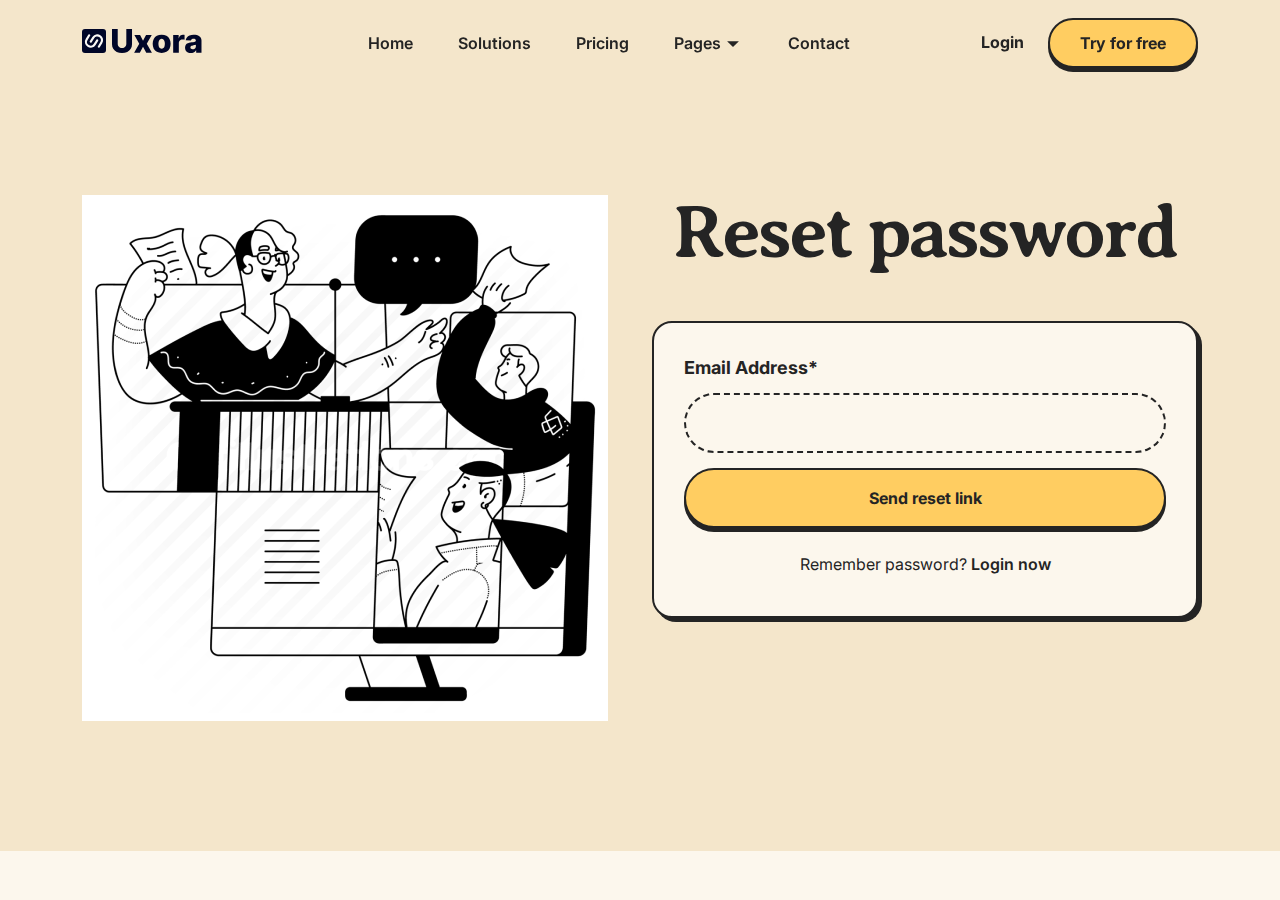
<file: forgot-password.html>
<!DOCTYPE html>
<html lang="en">

<head>
  <meta charset="UTF-8">
  <meta http-equiv="X-UA-Compatible" content="IE=edge">
  <meta name="viewport" content="width=device-width, initial-scale=1.0">
  <title>Uxora - Service & Tecnology HTML Template</title>

  <link rel="shortcut icon" href="assets/images/favicon.ico" type="image/x-icon">
  <link rel="icon" href="assets/images/favicon.ico" type="image/x-icon">
  <!--- End favicon-->

  <link href="https://fonts.googleapis.com/css2?family=Averia+Serif+Libre:ital,wght@0,300;0,400;0,700;1,300;1,400;1,700&family=Epilogue:ital,wght@0,100..900;1,100..900&family=Lora:ital,wght@0,400..700;1,400..700&display=swap" rel="stylesheet">
  <link href="https://fonts.googleapis.com/css2?family=Inter:ital,opsz,wght@0,14..32,100..900;1,14..32,100..900&display=swap" rel="stylesheet">

  <!-- End google font  -->

  <link rel="stylesheet" href="assets/css/bootstrap.min.css">
  <link rel="stylesheet" href="assets/css/remixicon.css">
  <link rel="stylesheet" href="assets/css/magnific-popup.css">
  <link rel="stylesheet" href="assets/css/fontawesome.css">
  <link rel="stylesheet" href="assets/css/slick.css">
  <!-- Code Editor  -->

  <link rel="stylesheet" href="assets/css/main.css">
  <link rel="stylesheet" href="assets/css/app.min.css">
</head>

<body>

  <div class="preloader">
    <div class="preloader-inner">
      <span></span>
      <span></span>
      <span></span>
      <span></span>
    </div>
  </div>
  <!-- End preloader -->

  <div class="progress-bar-container">
    <div class="progress-bar"></div>
  </div>

  <!-- progress circle -->
  <div class="paginacontainer">
    <div class="progress-wrap">
      <svg class="progress-circle svg-content" width="100%" height="100%" viewBox="-1 -1 102 102">
        <path d="M50,1 a49,49 0 0,1 0,98 a49,49 0 0,1 0,-98" />
      </svg>
      <div class="top-arrow">
        <svg width="12" height="20" viewBox="0 0 9 16" fill="none" xmlns="http://www.w3.org/2000/svg">
          <path d="M0.999999 1L8 8L1 15" stroke="#142D6F" stroke-width="2" stroke-linecap="round" stroke-linejoin="round" />
        </svg>
      </div>
    </div>
  </div>
  <!-- End All Js -->



  <!-- Mobile Menu -->
  <div class="uxora-menu-wrapper">
    <div class="uxora-menu-area text-center">
      <div class="uxora-menu-mobile-top">
        <div class="mobile-logo">
          <a href="index.html">
            <img src="assets/images/logo/logo-dark.svg" alt="logo">
          </a>
        </div>
        <button class="uxora-menu-toggle mobile">
          <i class="ri-close-line"></i>
        </button>
      </div>
      <div class="uxora-mobile-menu">
        <ul>
          <li><a href="index.html">Home</a></li>
          <li><a href="solutions.html">Solutions</a></li>
          <li><a href="pricing.html">Pricing</a></li>
          <li><a href="contact-us.html">Contact</a></li>
          <li class="menu-item-has-children">
            <a href="#">Pages</a>
            <ul class="sub-menu">
              <li><a href="faq.html">FAQs</a></li>
              <li><a href='sign-in.html'>Sign In</a></li>
              <li><a href='sign-up.html'>Sign-Up</a></li>
              <li><a href='forgot-password.html'>Forgot Password</a></li>
            </ul>
          </li>
        </ul>
      </div>
      <div class="uxora-mobile-menu-btn">
        <a class="uxora-default-btn sm-size" href="contact-us.html">Get in Touch</a>
        <a class="uxora-default-btn sm-size" href="contact-us.html">Contact Us</a>
      </div>
    </div>
  </div>
  <!-- End mobile menu -->

  <header class="site-header uxora-header-section" id="sticky-menu">
    <div class="container">
      <div class="row gx-3 align-items-center justify-content-between">
        <div class="col-8 col-sm-auto ">
          <div class="header-logo">
            <a href="index.html">
              <img src="assets/images/logo/logo-dark.svg" alt="logo">
            </a>
          </div>
        </div>
        <div class="col">
          <div class="uxora-main-menu-item">
            <nav class="main-menu menu-style1 d-none d-lg-block menu-left">
              <ul>
                <li><a href="index.html">Home</a></li>
                <li><a href="solutions.html">Solutions</a></li>
                <li><a href="pricing.html">Pricing</a></li>
                <li class="menu-item-has-children">
                  <a href="#">Pages</a>
                  <ul class="sub-menu">
                    <li><a href="faq.html">FAQs</a></li>
                    <li><a href='sign-in.html'>Sign In</a></li>
                    <li><a href='sign-up.html'>Sign-Up</a></li>
                    <li><a href='forgot-password.html'>Forgot Password</a></li>
                  </ul>
                </li>
                <li><a href="contact-us.html">Contact</a></li>
              </ul>
            </nav>
          </div>
        </div>
        <div class="col-auto d-flex align-items-center">
          <div class="uxora-header-info-wraper2">
            <div class="uxora-header-info-content">
              <ul>
                <li><a href="sign-in.html">Login</a></li>
              </ul>
            </div>
            <a class="uxora-default-btn uxora-header-btn" href="sign-up.html">Try for free</a>
          </div>
          <div class="uxora-header-menu">
            <nav class="navbar site-navbar justify-content-between">
              <!-- Brand Logo-->
              <!-- mobile menu trigger -->
              <button class="uxora-menu-toggle d-inline-block d-lg-none">
                <span></span>
              </button>
              <!--/.Mobile Menu Hamburger Ends-->
            </nav>
          </div>
        </div>
      </div>
    </div>
  </header>

  <!-- End mobile menu -->

  <div class="uxora-section-padding5 bg-light2">
    <div class="container">
      <div class="row">
        <div class="col-lg-6">
          <div class="uxora-content-thumb">
            <img src="assets/images/content/thumb6.png" alt="">
          </div>
        </div>
        <div class="col-lg-6">
          <div class="uxora-contact-title">
            <h2>Reset password</h2>
          </div>
          <form action="#">
            <div class="uxora-contact-box box2 mt-50">

              <div class="uxora-main-field">
                <p>Email Address*</p>
                <input type="text">
              </div>
              <button class="uxora-default-btn extra-btn d-block" type="button">Send reset link</button>
              <div class="form-bottom-text">
                <p>Remember password?
                  <a href='sign-in.html'>Login now</a>
                </p>
              </div>
            </div>
          </form>
        </div>
      </div>
    </div>
  </div>





  <!-- scripts -->
  <script src="assets/js/jquery-3.7.1.min.js"></script>

  <script src="assets/js/bootstrap.bundle.min.js"></script>
  <script src="assets/js/menu/menu.js"></script>
  <script src="assets/js/faq.js"></script>
  <script src="assets/js/anime.min.js"></script>
  <script src="assets/js/data-attr-helper.js"></script>
  <script src="assets/js/anime-helper.js"></script>
  <script src="assets/js/slick.js"></script>
  <script src="assets/js/jquery.magnific-popup.min.js"></script>
  <script src="assets/js/app.js"></script>
</body>
</html>
</file>
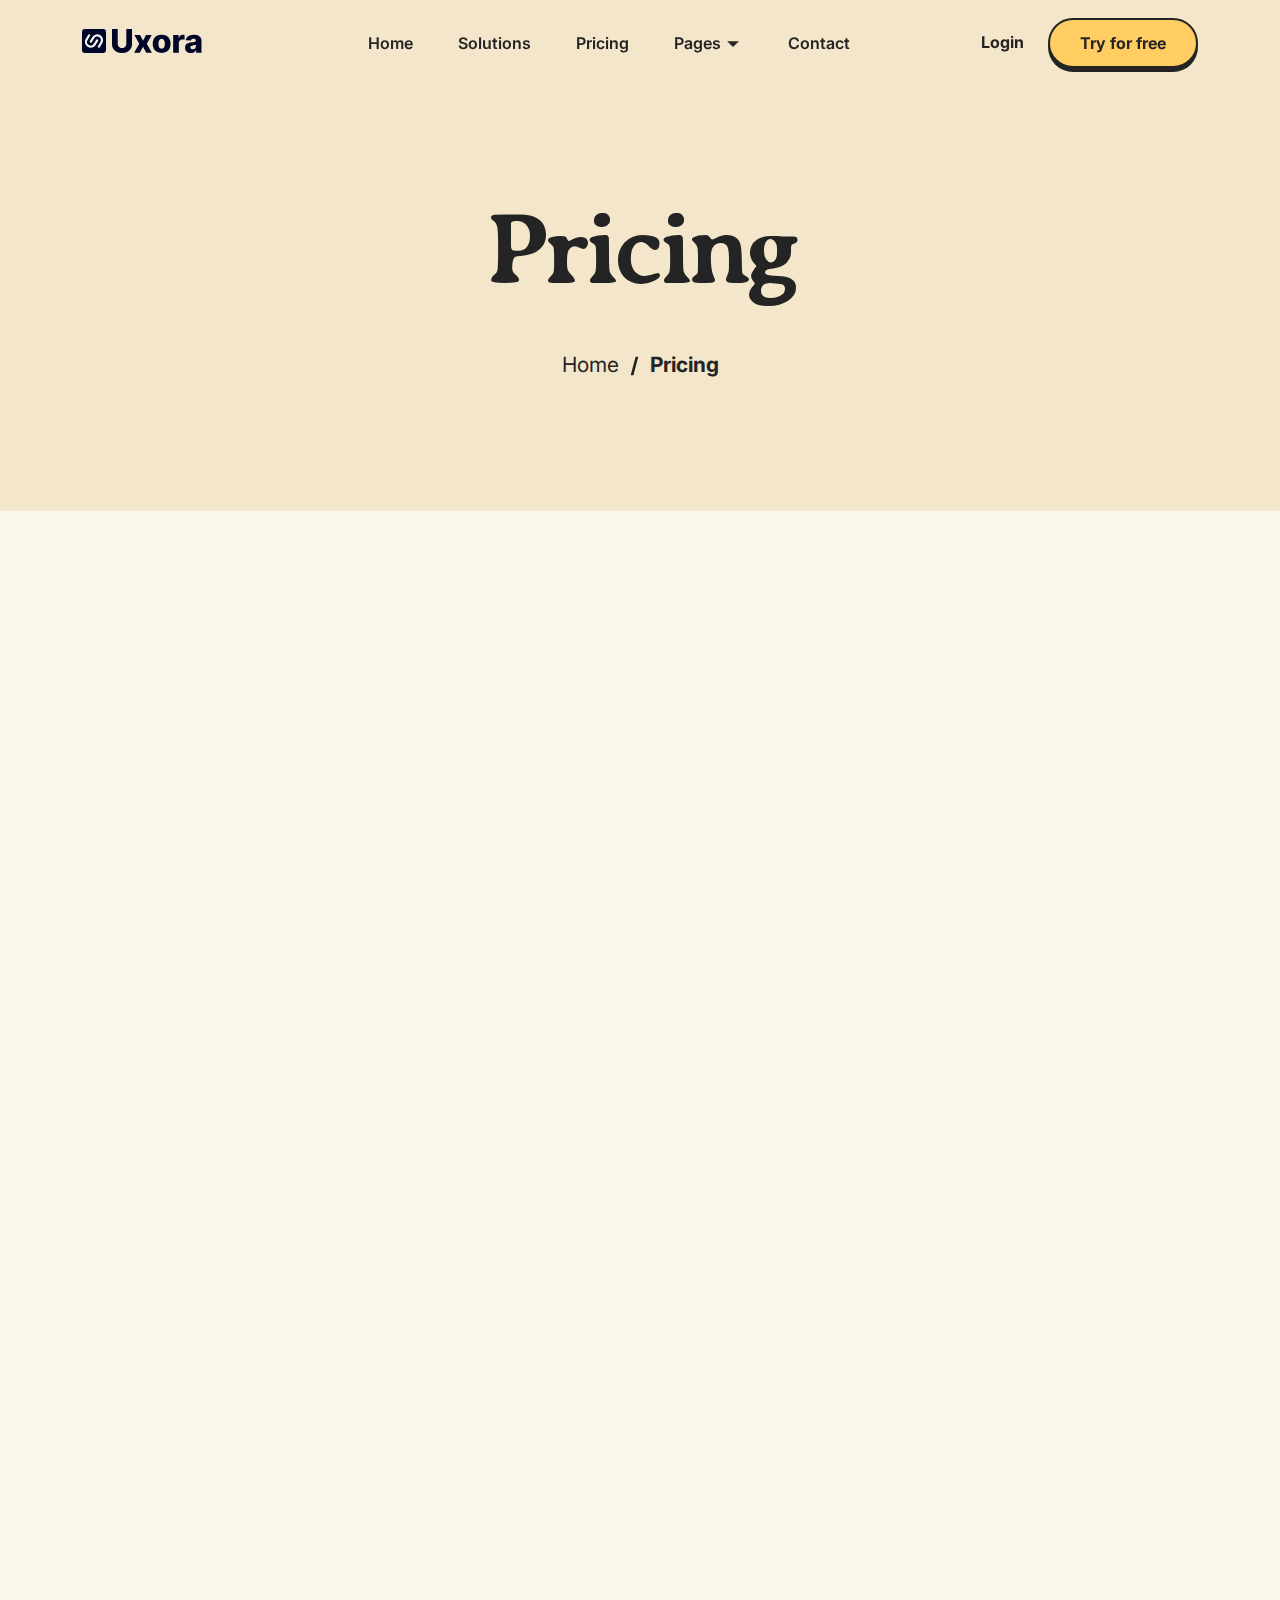
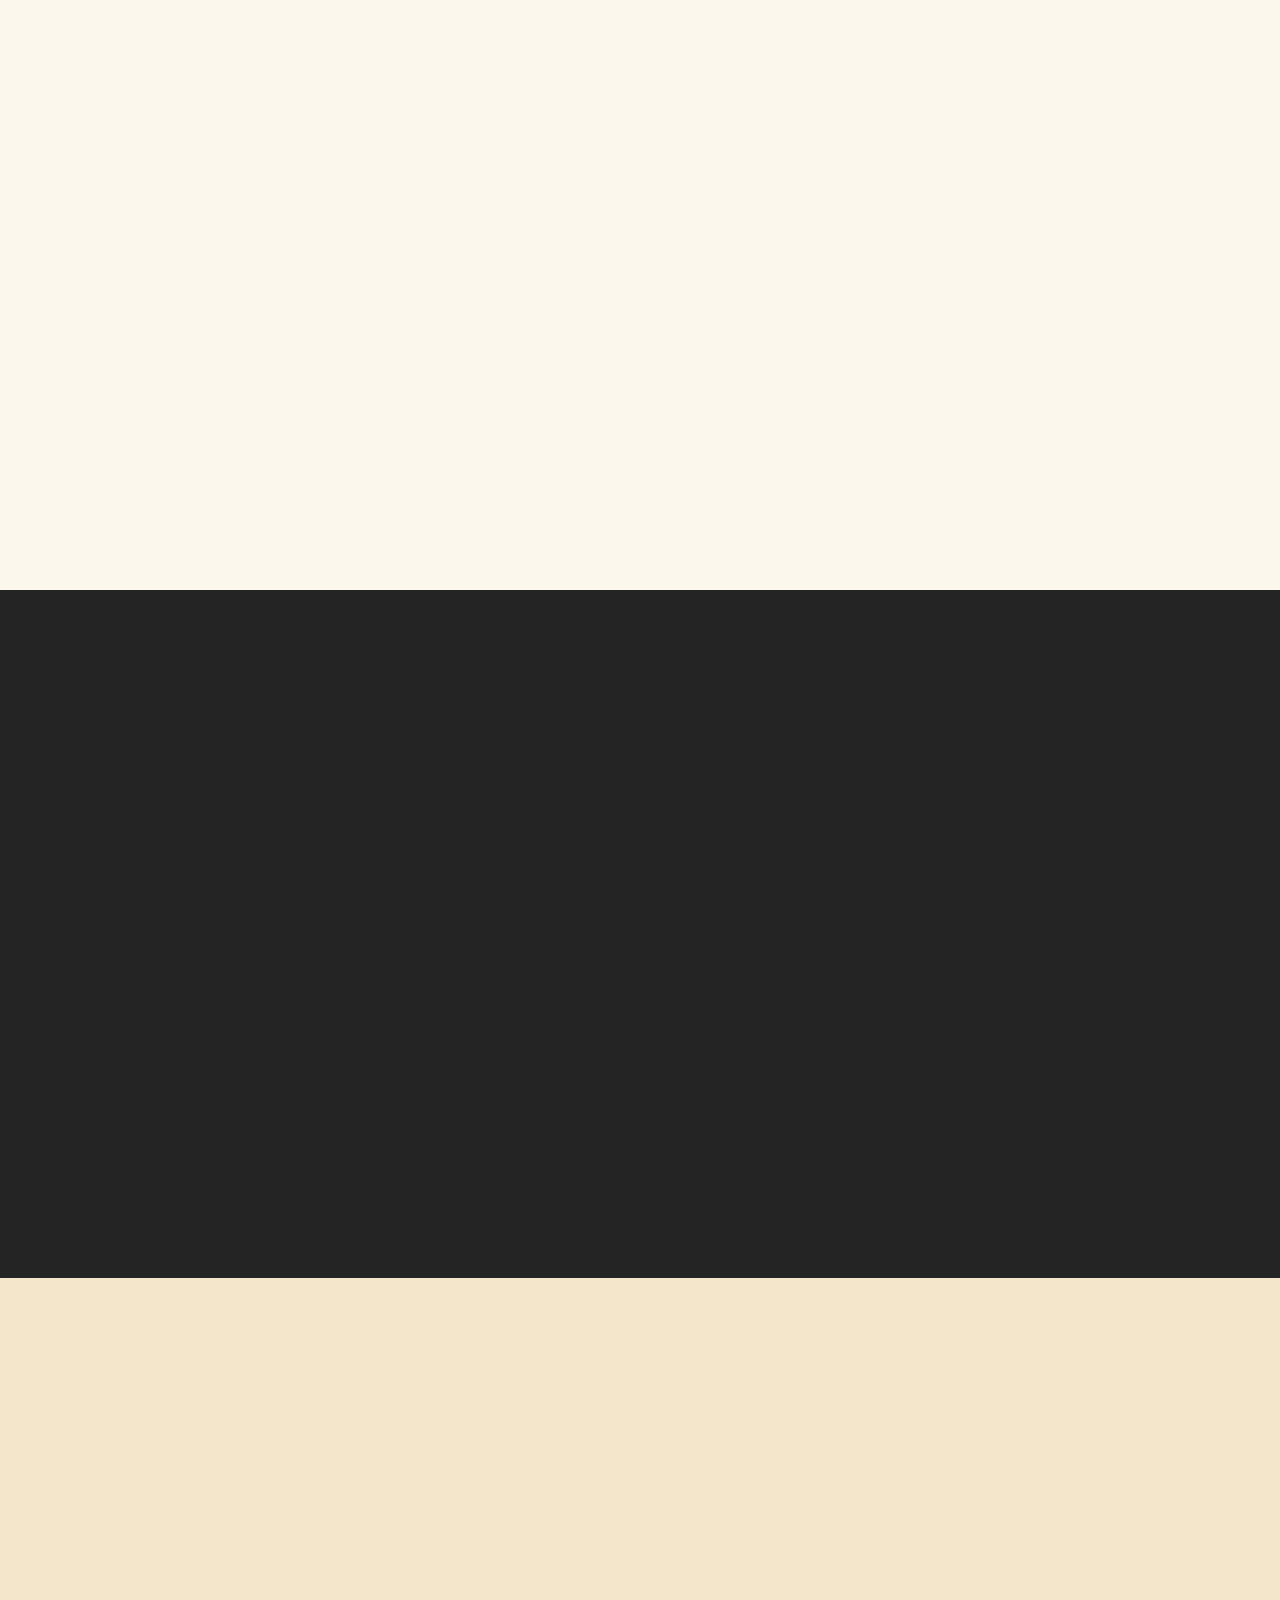
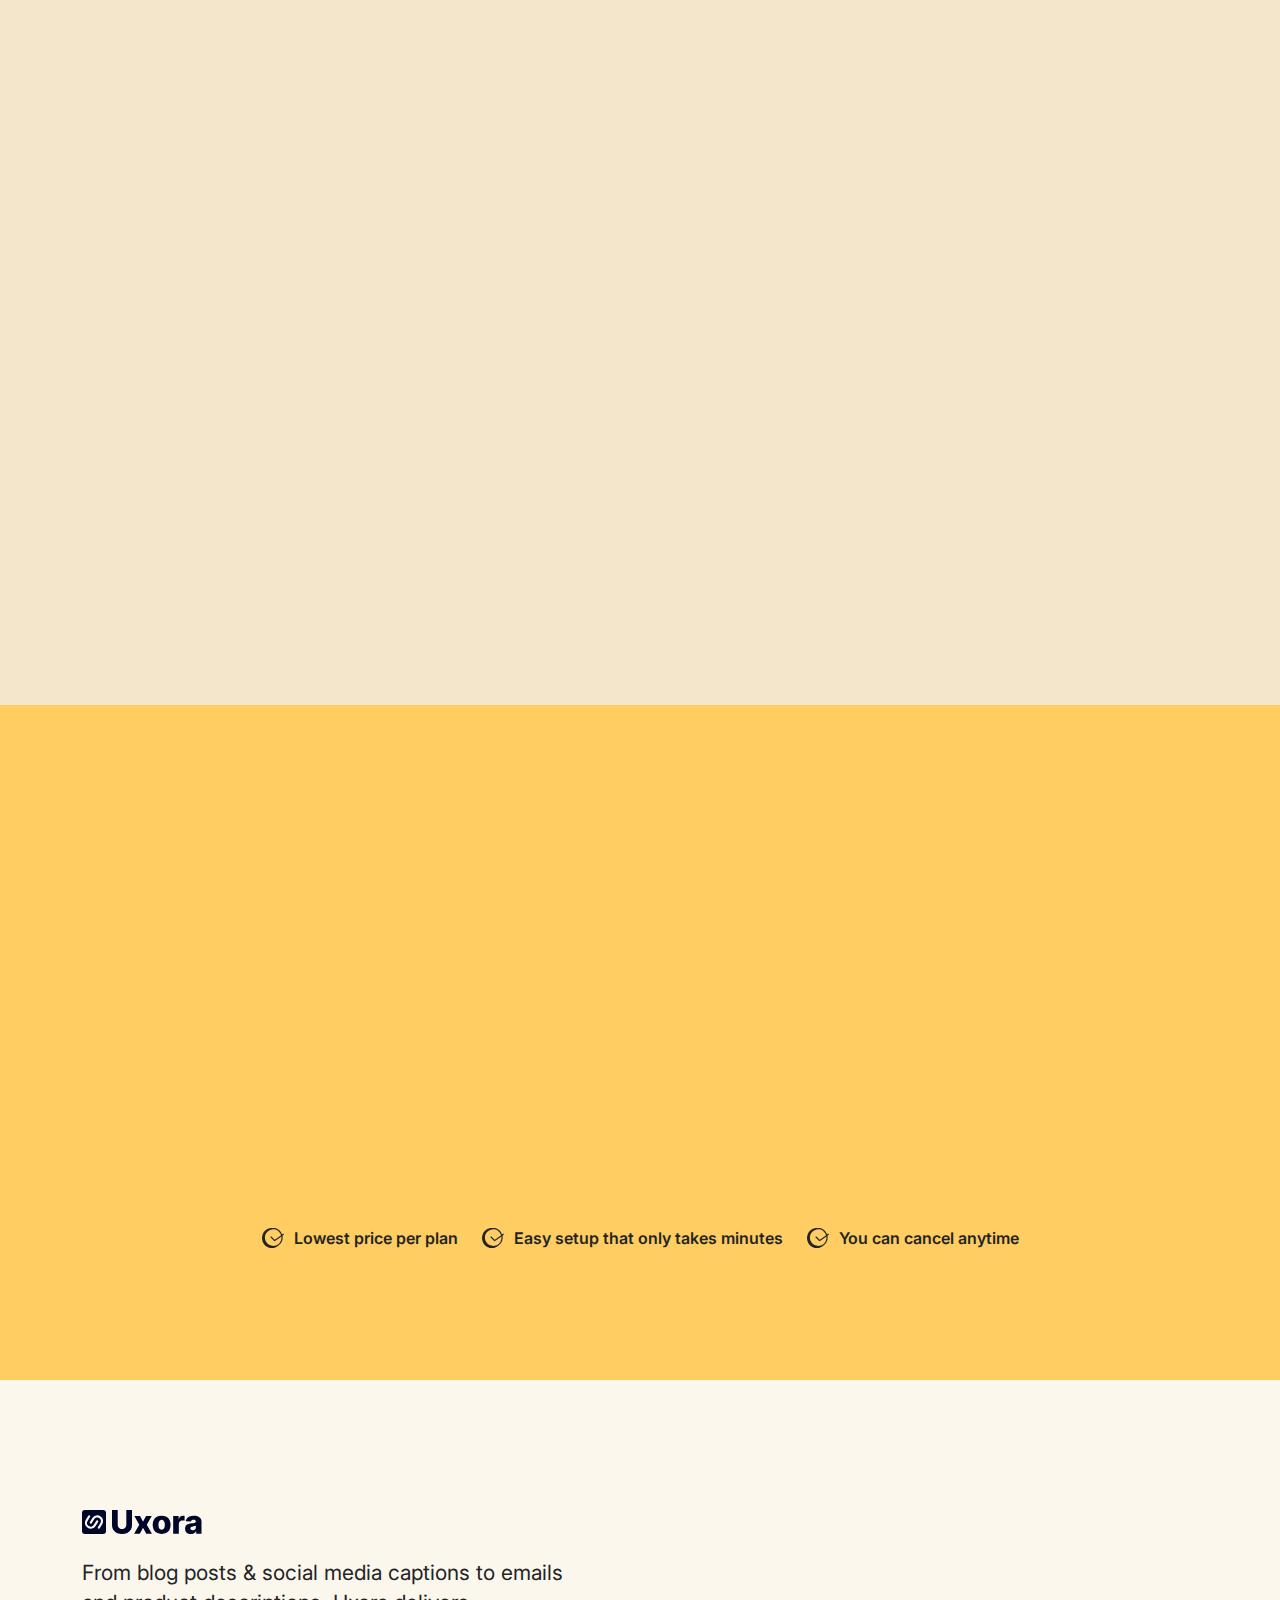
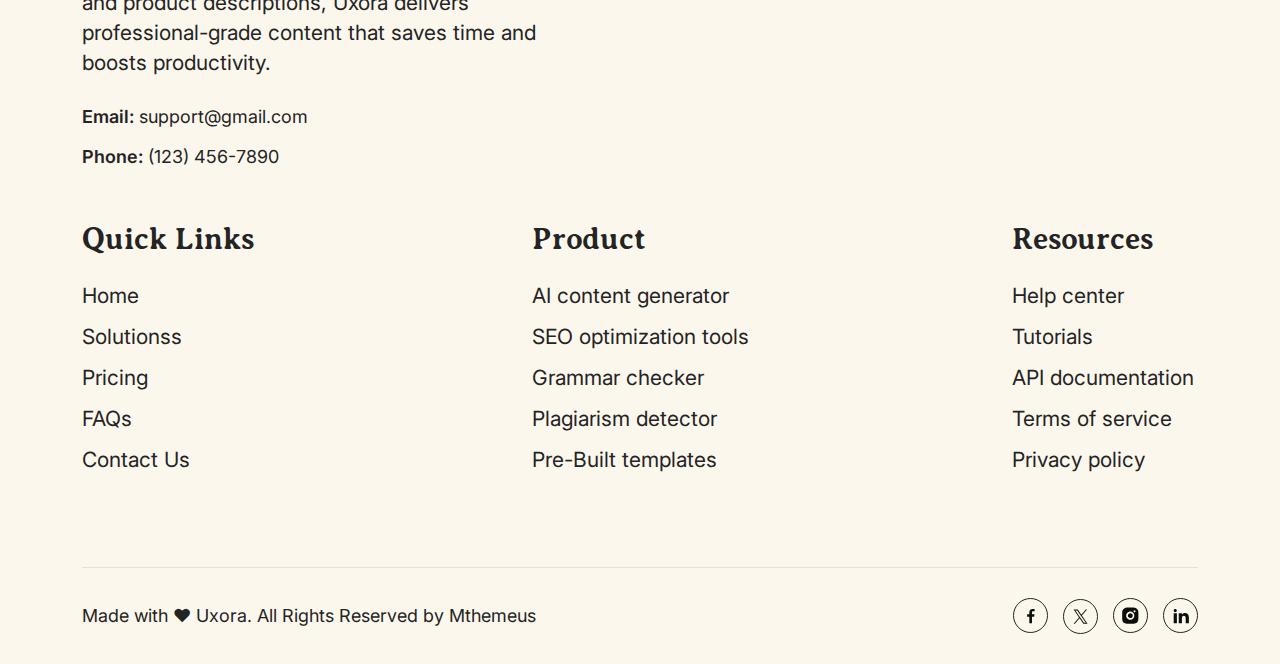
<file: pricing.html>
<!DOCTYPE html>
<html lang="en">

<head>
  <meta charset="UTF-8">
  <meta http-equiv="X-UA-Compatible" content="IE=edge">
  <meta name="viewport" content="width=device-width, initial-scale=1.0">
  <title>Uxora - Service & Tecnology HTML Template</title>

  <link rel="shortcut icon" href="assets/images/favicon.ico" type="image/x-icon">
  <link rel="icon" href="assets/images/favicon.ico" type="image/x-icon">
  <!--- End favicon-->

  <link href="https://fonts.googleapis.com/css2?family=Averia+Serif+Libre:ital,wght@0,300;0,400;0,700;1,300;1,400;1,700&family=Epilogue:ital,wght@0,100..900;1,100..900&family=Lora:ital,wght@0,400..700;1,400..700&display=swap" rel="stylesheet">
  <link href="https://fonts.googleapis.com/css2?family=Inter:ital,opsz,wght@0,14..32,100..900;1,14..32,100..900&display=swap" rel="stylesheet">

  <!-- End google font  -->

  <link rel="stylesheet" href="assets/css/bootstrap.min.css">
  <link rel="stylesheet" href="assets/css/remixicon.css">
  <link rel="stylesheet" href="assets/css/magnific-popup.css">
  <link rel="stylesheet" href="assets/css/fontawesome.css">
  <link rel="stylesheet" href="assets/css/slick.css">
  <!-- Code Editor  -->

  <link rel="stylesheet" href="assets/css/main.css">
  <link rel="stylesheet" href="assets/css/app.min.css">
</head>

<body>

  <div class="preloader">
    <div class="preloader-inner">
      <span></span>
      <span></span>
      <span></span>
      <span></span>
    </div>
  </div>
  <!-- End preloader -->

  <div class="progress-bar-container">
    <div class="progress-bar"></div>
  </div>

  <!-- progress circle -->
  <div class="paginacontainer">
    <div class="progress-wrap">
      <svg class="progress-circle svg-content" width="100%" height="100%" viewBox="-1 -1 102 102">
        <path d="M50,1 a49,49 0 0,1 0,98 a49,49 0 0,1 0,-98" />
      </svg>
      <div class="top-arrow">
        <svg width="12" height="20" viewBox="0 0 9 16" fill="none" xmlns="http://www.w3.org/2000/svg">
          <path d="M0.999999 1L8 8L1 15" stroke="#142D6F" stroke-width="2" stroke-linecap="round" stroke-linejoin="round" />
        </svg>
      </div>
    </div>
  </div>
  <!-- End All Js -->



  <!-- Mobile Menu -->
  <div class="uxora-menu-wrapper">
    <div class="uxora-menu-area text-center">
      <div class="uxora-menu-mobile-top">
        <div class="mobile-logo">
          <a href="index.html">
            <img src="assets/images/logo/logo-dark.svg" alt="logo">
          </a>
        </div>
        <button class="uxora-menu-toggle mobile">
          <i class="ri-close-line"></i>
        </button>
      </div>
      <div class="uxora-mobile-menu">
        <ul>
          <li><a href="index.html">Home</a></li>
          <li><a href="solutions.html">Solutions</a></li>
          <li><a href="pricing.html">Pricing</a></li>
          <li><a href="contact-us.html">Contact</a></li>
          <li class="menu-item-has-children">
            <a href="#">Pages</a>
            <ul class="sub-menu">
              <li><a href="faq.html">FAQs</a></li>
              <li><a href='sign-in.html'>Sign In</a></li>
              <li><a href='sign-up.html'>Sign-Up</a></li>
              <li><a href='forgot-password.html'>Forgot Password</a></li>
            </ul>
          </li>
        </ul>
      </div>
      <div class="uxora-mobile-menu-btn">
        <a class="uxora-default-btn sm-size" href="contact-us.html">Get in Touch</a>
        <a class="uxora-default-btn sm-size" href="contact-us.html">Contact Us</a>
      </div>
    </div>
  </div>
  <!-- End mobile menu -->

  <header class="site-header uxora-header-section" id="sticky-menu">
    <div class="container">
      <div class="row gx-3 align-items-center justify-content-between">
        <div class="col-8 col-sm-auto ">
          <div class="header-logo">
            <a href="index.html">
              <img src="assets/images/logo/logo-dark.svg" alt="logo">
            </a>
          </div>
        </div>
        <div class="col">
          <div class="uxora-main-menu-item">
            <nav class="main-menu menu-style1 d-none d-lg-block menu-left">
              <ul>
                <li><a href="index.html">Home</a></li>
                <li><a href="solutions.html">Solutions</a></li>
                <li><a href="pricing.html">Pricing</a></li>
                <li class="menu-item-has-children">
                  <a href="#">Pages</a>
                  <ul class="sub-menu">
                    <li><a href="faq.html">FAQs</a></li>
                    <li><a href='sign-in.html'>Sign In</a></li>
                    <li><a href='sign-up.html'>Sign-Up</a></li>
                    <li><a href='forgot-password.html'>Forgot Password</a></li>
                  </ul>
                </li>
                <li><a href="contact-us.html">Contact</a></li>
              </ul>
            </nav>
          </div>
        </div>
        <div class="col-auto d-flex align-items-center">
          <div class="uxora-header-info-wraper2">
            <div class="uxora-header-info-content">
              <ul>
                <li><a href="sign-in.html">Login</a></li>
              </ul>
            </div>
            <a class="uxora-default-btn uxora-header-btn" href="sign-up.html">Try for free</a>
          </div>
          <div class="uxora-header-menu">
            <nav class="navbar site-navbar justify-content-between">
              <!-- Brand Logo-->
              <!-- mobile menu trigger -->
              <button class="uxora-menu-toggle d-inline-block d-lg-none">
                <span></span>
              </button>
              <!--/.Mobile Menu Hamburger Ends-->
            </nav>
          </div>
        </div>
      </div>
    </div>
  </header>

  <!-- End mobile menu -->

  <div class="breadcrumb-wrapper bg-light2">
    <div class="container">

      <div class="breadcrumb-content">
        <h1 class="breadcrumb-title pb-0">Pricing</h1>
        <div class="breadcrumb-menu-wrapper">
          <div class="breadcrumb-menu-wrap">
            <div class="breadcrumb-menu">
              <ul>
                <li><a href="index.html">Home</a></li>
                <li><img src="assets/images/feature/slash.svg" alt="slash"></li>
                <li aria-current="page">Pricing</li>
              </ul>
            </div>
          </div>
        </div>
      </div>

    </div>
  </div>
  <!-- End breadcrumb -->

  <section class="uxora-section-padding">
    <div class="container" data-anime="onview: -100; targets: >*; translateY: [48, 0]; opacity: [0, 1]; easing: spring(1, 80, 10, 0); duration: 450; delay: anime.stagger(100, {start: 200});">
      <div class="uxora-section-title center max-width-800" data-anime="onview: -100; targets: >*; translateY: [48, 0]; opacity: [0, 1]; easing: spring(1, 80, 10, 0); duration: 450; delay: anime.stagger(100, {start: 200});">
        <h2>Pick a perfect pricing plan for your preference</h2>
      </div>
      <div class="pricing-btn">
        <label>Billed Monthly</label>
        <div class="toggle-btn">
          <input class="form-check-input btn-toggle price-deck-trigger" type="checkbox" id="flexSwitchCheckDefault" data-pricing-trigger data-target="#table-price-value" checked>
        </div>
        <label>Billed Annually <span>(10% Discount)</span></label>
      </div>
      <div class="uxora-pricing-wrap" id="table-price-value" data-pricing-dynamic data-value-active="monthly">
        <div class="uxora-pricing-item mt-50">
          <div class="uxora-pricing-title">
            <div class="uxora-pricing-header">
              <h3>Starter Plan</h3>
            </div>
            <div class="uxora-pricing-price">
              <div class="ux-price-value dynamic-value" data-active="$9" data-monthly="$9" data-yearly="$18"></div>
              <p class="dynamic-value" data-active="/Per Month" data-monthly="/Per Month" data-yearly="/Per Yearly"></p>
            </div>
            <p>Freelancers, students, beginners looking for quick and easy content creation.</p>
          </div>
          <div class="uxora-pricing-body">
            <ul>
              <li>10,000 AI-generated words per month</li>
              <li>Basic grammar and spell-check</li>
              <li>10+ Pre-built templates</li>
              <li>Email support</li>
              <li>Plagiarism detection (limited)</li>
            </ul>
          </div>
          <div class="uxora-pricing-btn">
            <a class="uxora-default-btn pricing-btn" href="contact-us.html">Choose a plan</a>
          </div>
          <div class="uxora-pricing-shape">
            <img src="assets/images/pricing/icon1.svg" alt="">
          </div>
        </div>
        <div class="uxora-pricing-item mt-50">
          <div class="uxora-pricing-title">
            <div class="uxora-pricing-header">
              <h3>Pro Plan</h3>
            </div>
            <div class="uxora-pricing-price">
              <div class="ux-price-value dynamic-value" data-active="$29" data-monthly="$29" data-yearly="$48"></div>
              <p class="dynamic-value" data-active="/Per Month" data-monthly="/Per Month" data-yearly="/Per Yearly"></p>
            </div>
            <p>Small businesses, professionals, and marketers needing scalable solutions.</p>
          </div>
          <div class="uxora-pricing-body">
            <ul>
              <li>50,000 AI-generated words per month</li>
              <li>Advanced grammar and readability</li>
              <li>30+ Pre-built templates</li>
              <li>SEO optimization tools</li>
              <li>Plagiarism checker (unlimited)</li>
              <li>Multilingual support</li>
              <li>Priority support</li>
            </ul>
          </div>
          <div class="uxora-pricing-btn">
            <a class="uxora-default-btn pricing-btn" href="contact-us.html">Choose a plan</a>
          </div>
          <div class="uxora-pricing-shape">
            <img src="assets/images/pricing/icon2.svg" alt="">
          </div>
        </div>
        <div class="uxora-pricing-item mt-50">
          <div class="uxora-pricing-title">
            <div class="uxora-pricing-header">
              <h3>Enterprise Plan</h3>
            </div>
            <div class="uxora-pricing-price">
              <div class="ux-price-value dynamic-value" data-active="$49" data-monthly="$49" data-yearly="$98"></div>
              <p class="dynamic-value" data-active="/Per Month" data-monthly="/Per Month" data-yearly="/Per Yearly"></p>
            </div>
            <p>Large teams, agencies, and enterprises requiring advanced tools & customization.</p>
          </div>
          <div class="uxora-pricing-body">
            <ul>
              <li>Unlimited AI-generated words</li>
              <li>Team collaboration features</li>
              <li>API access for seamless integration</li>
              <li>Custom templates and workflows</li>
              <li>Dedicated account manager</li>
              <li>24/7 premium support</li>
            </ul>
          </div>
          <div class="uxora-pricing-btn">
            <a class="uxora-default-btn pricing-btn" href="contact-us.html">Choose a plan</a>
          </div>
          <div class="uxora-pricing-shape">
            <img src="assets/images/pricing/icon1.svg" alt="">
          </div>
        </div>
      </div>
    </div>
  </section>
  <!-- end service -->

  <div class="uxora-section-padding bg-heading">
    <div class="container">
      <div class="row" data-anime="onview: -100; targets: >*; translateY: [48, 0]; opacity: [0, 1]; easing: spring(1, 80, 10, 0); duration: 450; delay: anime.stagger(100, {start: 400});">
        <div class="col-lg-6 order-lg-2">
          <div class="uxora-content-thumb thumb3">
            <img src="assets/images/pricing/Integration.png" alt="">
          </div>
        </div>
        <div class="col-lg-6 d-flex align-items-center">
          <div class="uxora-default-content pr-24">
            <h2>Our plans bring all your favorite tools</h2>
            <p class="uxora-default-data">Our plans are designed to fit right into your workflow. Uxora easily integrates with popular tools and ensuring a smooth content creation process without switching platforms.</p>
          </div>
        </div>
      </div>
    </div>
  </div>
  <!-- end content -->

  <section class="uxora-section-padding bg-light2">
    <div class="container">
      <div class="row" data-anime="onview: -100; targets: >*; translateY: [48, 0]; opacity: [0, 1]; easing: spring(1, 80, 10, 0); duration: 450; delay: anime.stagger(100, {start: 200});">
        <div class="col-lg-6">
          <div class="uxora-default-content">
            <h2>Got any questions just ask us directly</h2>
            <p>If you have any questions about this AI writing tool, our experts are able to answer all your questions as soon as possible.</p>
            <img src="assets/images/faq/thumb1.png" alt="">
          </div>
        </div>
        <div class="col-lg-6">
          <div class="uxora-faq-wrap1">
            <div class="uxora-faq-item open">
              <div class="uxora-faq-header">
                <h3>What is an AI writing tool?</h3>
                <div class="uxora-active-icon">
                  <img class="plasicon" src="assets/images/faq/mynus.svg" alt="">
                  <img class="mynusicon" src="assets/images/faq/plas.svg" alt="">
                </div>
              </div>
              <div class="uxora-faq-body">
                <p>An AI writing tool is software that uses artificial intelligence to assist in creating content, including blogs, emails & ads.</p>
              </div>
            </div>
            <div class="uxora-faq-item">
              <div class="uxora-faq-header">
                <h3>Who can use this tool?</h3>
                <div class="uxora-active-icon">
                  <img class="plasicon" src="assets/images/faq/mynus.svg" alt="">
                  <img class="mynusicon" src="assets/images/faq/plas.svg" alt="">
                </div>
              </div>
              <div class="uxora-faq-body">
                <p>An AI writing tool is software that uses artificial intelligence to assist in creating content, including blogs, emails & ads.</p>
              </div>
            </div>
            <div class="uxora-faq-item">
              <div class="uxora-faq-header">
                <h3>Is the tool SEO-friendly?</h3>
                <div class="uxora-active-icon">
                  <img class="plasicon" src="assets/images/faq/mynus.svg" alt="">
                  <img class="mynusicon" src="assets/images/faq/plas.svg" alt="">
                </div>
              </div>
              <div class="uxora-faq-body">
                <p>An AI writing tool is software that uses artificial intelligence to assist in creating content, including blogs, emails & ads.</p>
              </div>
            </div>
            <div class="uxora-faq-item">
              <div class="uxora-faq-header">
                <h3>Is there a free trial available?</h3>
                <div class="uxora-active-icon">
                  <img class="plasicon" src="assets/images/faq/mynus.svg" alt="">
                  <img class="mynusicon" src="assets/images/faq/plas.svg" alt="">
                </div>
              </div>
              <div class="uxora-faq-body">
                <p>An AI writing tool is software that uses artificial intelligence to assist in creating content, including blogs, emails & ads.</p>
              </div>
            </div>
            <div class="uxora-faq-item m-0">
              <div class="uxora-faq-header">
                <h3>Is it suitable for professional use?</h3>
                <div class="uxora-active-icon">
                  <img class="plasicon" src="assets/images/faq/mynus.svg" alt="">
                  <img class="mynusicon" src="assets/images/faq/plas.svg" alt="">
                </div>
              </div>
              <div class="uxora-faq-body">
                <p>An AI writing tool is software that uses artificial intelligence to assist in creating content, including blogs, emails & ads.</p>
              </div>
            </div>
          </div>
        </div>
      </div>
    </div>
  </section>
  <!-- end faq -->


  <div class="uxora-cta-section accent-bg">
    <div class="container">
      <div class="uxora-cta-content" data-anime="onview: -100; targets: >*; translateY: [48, 0]; opacity: [0, 1]; easing: spring(1, 80, 10, 0); duration: 450; delay: anime.stagger(100, {start: 200});">
        <h2>Ready to elevate your writing? Try it now!</h2>
        <p class="uxora-default-data">Uxora is an advanced AI writing tool designed to help you create high-quality content quickly and effortlessly with smart features.</p>
        <div class="uxora-cta-btn mt-50">
          <a class="uxora-default-btn" href="#">Start writing for free</a>
          <a class="uxora-default-btn" href="#">Get a demo</a>
        </div>
      </div>
      <div class="mt-50">
        <div class="uxora-cta-data">
          <ul>
            <li>
              <img src="assets/images/shape/time.svg" alt="">
              <p>Lowest price per plan</p>
            </li>
            <li>
              <img src="assets/images/shape/time.svg" alt="">
              <p>Easy setup that only takes minutes</p>
            </li>
            <li>
              <img src="assets/images/shape/time.svg" alt="">
              <p>You can cancel anytime</p>
            </li>
          </ul>
        </div>
      </div>
    </div>
    <div class="uxora-cta-shape">
      <img src="assets/images/shape/shape1.svg" alt="">
    </div>
  </div>
  <!-- end cta -->

  <!-- Footer  -->
  <footer class="uxora-footer-section">
    <div class="container">
      <div class="row">
        <div class="col-xxl-4 col-xl-12 col-md-12">
          <div class="uxora-footer-textarea">
            <a href="index.html">
              <img src="assets/images/logo/logo-dark.svg" alt="">
            </a>
            <p>From blog posts & social media captions to emails and product descriptions, Uxora delivers professional-grade content that saves time and boosts productivity.</p>
            <div class="uxora-conatct-info">
              <ul>
                <li>
                  <a href="mailto:name@gmail.com">
                    <span>Email:</span> support@gmail.com
                  </a>
                </li>
                <li>
                  <a href="tel:+088">
                    <span>Phone:</span> (123) 456-7890
                  </a>
                </li>
              </ul>
            </div>
          </div>
        </div>
        <div class="col-xxl-3 col-xl-4 col-md-3">
          <div class="uxora-footer-menu menu1 menu1 pl-60">
            <h3>Quick Links</h3>
            <ul>
              <li>
                <a href="index.html">Home</a>
              </li>
              <li>
                <a href="solutions.html">Solutionss</a>
              </li>
              <li>
                <a href="pricing.html">Pricing</a>
              </li>
              <li>
                <a href="faq.html">FAQs</a>
              </li>
              <li>
                <a href="contact-us.html">Contact Us</a>
              </li>
            </ul>
          </div>
        </div>
        <div class="col-xxl-3 col-xl-4 col-md-5">
          <div class="uxora-footer-menu menu1 menu2">
            <h3>Product</h3>
            <ul>
              <li>
                <a href="#">AI content generator</a>
              </li>
              <li>
                <a href="#">SEO optimization tools</a>
              </li>
              <li>
                <a href="#">Grammar checker</a>
              </li>
              <li>
                <a href="#">Plagiarism detector</a>
              </li>
              <li>
                <a href="#">Pre-Built templates</a>
              </li>
            </ul>
          </div>
        </div>
        <div class="col-xxl-2 col-xl-4 col-md-4">
          <div class="uxora-footer-menu menu3">
            <h3>Resources</h3>
            <ul>
              <li>
                <a href="#">Help center</a>
              </li>
              <li>
                <a href="#">Tutorials</a>
              </li>
              <li>
                <a href="#">API documentation</a>
              </li>
              <li>
                <a href="#">Terms of service</a>
              </li>
              <li>
                <a href="#">Privacy policy</a>
              </li>
            </ul>
          </div>
        </div>
      </div>
      <div class="uxora-footer-bottom-wrap">
        <div class="uxora-footer-bottom-text">
          <p>Made with ♥︎ Uxora. All Rights Reserved by Mthemeus</p>
        </div>
        <div class="uxora-social-wrap">
          <ul>
            <li>
              <a href="https://www.facebook.com">
                <svg width="8" height="16" viewBox="0 0 9 17" fill="none" xmlns="http://www.w3.org/2000/svg">
                  <path d="M2.61987 16.7464V9.37041H0.137695V6.49583H2.61987V4.37591C2.61987 1.91577 4.12245 0.576172 6.31707 0.576172C7.36832 0.576172 8.27181 0.654439 8.53511 0.689422V3.26042L7.01302 3.26111C5.81946 3.26111 5.58836 3.82827 5.58836 4.66054V6.49583H8.43488L8.06426 9.37041H5.58836V16.7464H2.61987Z" fill="#0A0F0A"></path>
                </svg>
              </a>
            </li>
            <li>
              <a href="https://www.twitter.com">
                <svg width="15" height="15" viewBox="0 0 16 16" fill="none" xmlns="http://www.w3.org/2000/svg">
                  <path d="M9.47743 6.98936L14.9996 0.570312H13.691L8.89613 6.14388L5.06647 0.570312H0.649414L6.44061 8.99854L0.649414 15.7299H1.95806L7.02158 9.84402L11.066 15.7299H15.483L9.47711 6.98936H9.47743ZM7.68506 9.0728L7.09829 8.23353L2.42958 1.55544H4.43959L8.20729 6.94488L8.79406 7.78414L13.6916 14.7896H11.6816L7.68506 9.07312V9.0728Z" fill="#0A0F0A"></path>
                </svg>
              </a>
            </li>
            <li>
              <a href="https://www.instagram.com">
                <svg width="17" height="17" viewBox="0 0 18 18" fill="none" xmlns="http://www.w3.org/2000/svg">
                  <path d="M9.65632 0.561604C10.2832 0.559198 10.91 0.565498 11.5367 0.580502L11.7034 0.586515C11.8958 0.593387 12.0856 0.601977 12.315 0.612286C13.229 0.655236 13.8526 0.799551 14.3998 1.01173C14.9667 1.22992 15.4444 1.52542 15.922 2.00303C16.3587 2.4322 16.6967 2.95134 16.9124 3.52434C17.1246 4.07154 17.2689 4.69604 17.3119 5.61003C17.3222 5.83853 17.3308 6.02923 17.3376 6.22165L17.3428 6.3883C17.358 7.01468 17.3646 7.64125 17.3625 8.26782L17.3634 8.90865V10.034C17.3655 10.6608 17.3589 11.2877 17.3436 11.9143L17.3385 12.081C17.3316 12.2734 17.323 12.4632 17.3127 12.6926C17.2698 13.6066 17.1237 14.2302 16.9124 14.7774C16.6974 15.351 16.3593 15.8706 15.922 16.2996C15.4924 16.7363 14.973 17.0742 14.3998 17.29C13.8526 17.5022 13.229 17.6465 12.315 17.6895C12.0856 17.6998 11.8958 17.7084 11.7034 17.7153L11.5367 17.7204C10.91 17.7357 10.2832 17.7423 9.65632 17.7402L9.0155 17.741H7.89105C7.26419 17.7431 6.63734 17.7366 6.01067 17.7213L5.84402 17.7161C5.6401 17.7087 5.43622 17.7001 5.2324 17.6903C4.31841 17.6474 3.69476 17.5014 3.14671 17.29C2.57348 17.0747 2.05425 16.7367 1.6254 16.2996C1.1882 15.8703 0.8499 15.3509 0.634095 14.7774C0.421919 14.2302 0.277604 13.6066 0.234654 12.6926C0.225087 12.4888 0.216497 12.2849 0.208883 12.081L0.204588 11.9143C0.188751 11.2877 0.181592 10.6608 0.183113 10.034V8.26782C0.180715 7.64126 0.187015 7.01469 0.202011 6.3883L0.208024 6.22165C0.214896 6.02923 0.223487 5.83853 0.233795 5.61003C0.276745 4.69518 0.42106 4.0724 0.633236 3.52434C0.849169 2.95106 1.18813 2.43206 1.62626 2.00389C2.05481 1.56644 2.57372 1.22783 3.14671 1.01173C3.69476 0.799551 4.31755 0.655236 5.2324 0.612286L5.84402 0.586515L6.01067 0.58222C6.63704 0.566391 7.26361 0.559232 7.89019 0.560745L9.65632 0.561604ZM8.77326 4.85668C8.20416 4.84863 7.63915 4.95376 7.11104 5.16598C6.58294 5.37819 6.10228 5.69325 5.69699 6.09284C5.29171 6.49244 4.96988 6.96859 4.75022 7.49365C4.53056 8.0187 4.41744 8.58217 4.41744 9.15132C4.41744 9.72047 4.53056 10.2839 4.75022 10.809C4.96988 11.334 5.29171 11.8102 5.69699 12.2098C6.10228 12.6094 6.58294 12.9244 7.11104 13.1367C7.63915 13.3489 8.20416 13.454 8.77326 13.446C9.91238 13.446 11.0048 12.9934 11.8103 12.188C12.6158 11.3825 13.0683 10.29 13.0683 9.15089C13.0683 8.01176 12.6158 6.9193 11.8103 6.11381C11.0048 5.30833 9.91238 4.85668 8.77326 4.85668ZM8.77326 6.5747C9.11558 6.5684 9.45573 6.63037 9.77383 6.75699C10.0919 6.88362 10.3816 7.07237 10.626 7.31221C10.8703 7.55205 11.0644 7.83817 11.1969 8.15387C11.3294 8.46956 11.3977 8.8085 11.3978 9.15088C11.3978 9.49326 11.3297 9.83222 11.1972 10.148C11.0648 10.4637 10.8708 10.7499 10.6266 10.9898C10.3823 11.2297 10.0927 11.4186 9.77463 11.5453C9.45657 11.672 9.11644 11.7341 8.77411 11.7279C8.09064 11.7279 7.43516 11.4564 6.95187 10.9731C6.46858 10.4898 6.19707 9.83436 6.19707 9.15089C6.19707 8.46741 6.46858 7.81193 6.95187 7.32864C7.43516 6.84535 8.09064 6.57384 8.77411 6.57384L8.77326 6.5747ZM13.2831 3.56815C13.006 3.57925 12.7439 3.69714 12.5517 3.89713C12.3596 4.09713 12.2523 4.36372 12.2523 4.64106C12.2523 4.91841 12.3596 5.185 12.5517 5.38499C12.7439 5.58499 13.006 5.70288 13.2831 5.71397C13.5679 5.71397 13.841 5.60084 14.0423 5.39947C14.2437 5.1981 14.3568 4.92498 14.3568 4.6402C14.3568 4.35542 14.2437 4.08231 14.0423 3.88094C13.841 3.67956 13.5679 3.56644 13.2831 3.56644V3.56815Z" fill="#0A0F0A"></path>
                </svg>
              </a>
            </li>
            <li>
              <a href="https://www.bd.linkedin.com">
                <svg width="16" height="16" viewBox="0 0 18 17" fill="none" xmlns="http://www.w3.org/2000/svg">
                  <path d="M4.31682 2.35804C4.31658 2.83452 4.12707 3.2914 3.78997 3.62816C3.45288 3.96492 2.99581 4.15397 2.51933 4.15373C2.04284 4.15349 1.58597 3.96398 1.24921 3.62689C0.912449 3.28979 0.723395 2.83273 0.723633 2.35624C0.723871 1.87976 0.913383 1.42288 1.25048 1.08612C1.58757 0.749364 2.04464 0.560309 2.52112 0.560547C2.99761 0.560785 3.45448 0.750297 3.79124 1.08739C4.128 1.42449 4.31706 1.88155 4.31682 2.35804ZM4.37072 5.48411H0.777531V16.7308H4.37072V5.48411ZM10.0479 5.48411H6.47273V16.7308H10.012V10.829C10.012 7.54121 14.2969 7.23579 14.2969 10.829V16.7308H17.8452V9.60729C17.8452 4.0648 11.5032 4.27141 10.012 6.99325L10.0479 5.48411Z" fill="#0A0F0A"></path>
                </svg>
              </a>
            </li>
          </ul>
        </div>
      </div>
    </div>
  </footer>






  <!-- scripts -->
  <script src="assets/js/jquery-3.7.1.min.js"></script>

  <script src="assets/js/bootstrap.bundle.min.js"></script>
  <script src="assets/js/menu/menu.js"></script>
  <script src="assets/js/faq.js"></script>
  <script src="assets/js/anime.min.js"></script>
  <script src="assets/js/data-attr-helper.js"></script>
  <script src="assets/js/anime-helper.js"></script>
  <script src="assets/js/slick.js"></script>
  <script src="assets/js/jquery.magnific-popup.min.js"></script>
  <script src="assets/js/app.js"></script>
</body>
</html>
</file>
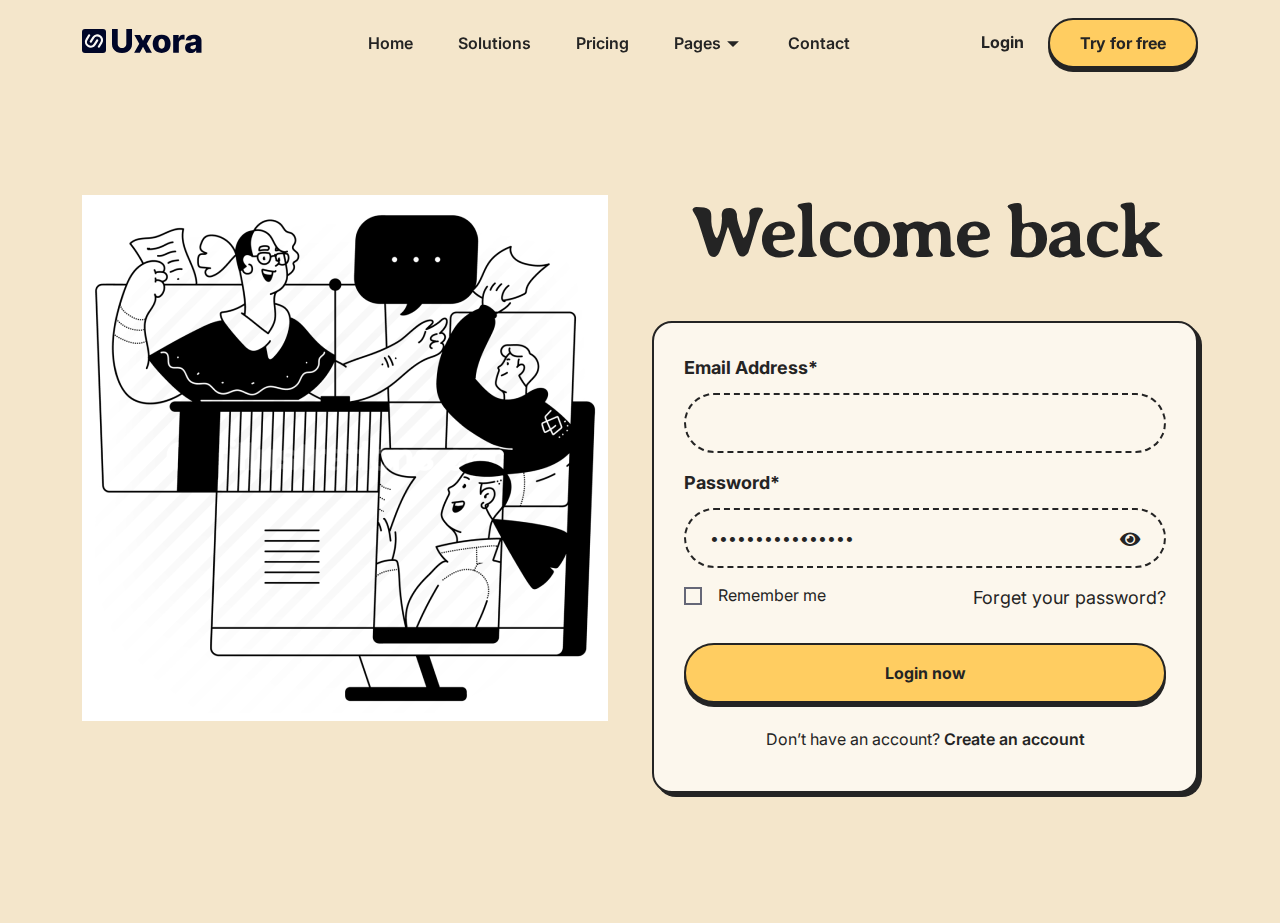
<file: sign-in.html>
<!DOCTYPE html>
<html lang="en">

<head>
  <meta charset="UTF-8">
  <meta http-equiv="X-UA-Compatible" content="IE=edge">
  <meta name="viewport" content="width=device-width, initial-scale=1.0">
  <title>Uxora - Service & Tecnology HTML Template</title>

  <link rel="shortcut icon" href="assets/images/favicon.ico" type="image/x-icon">
  <link rel="icon" href="assets/images/favicon.ico" type="image/x-icon">
  <!--- End favicon-->

  <link href="https://fonts.googleapis.com/css2?family=Averia+Serif+Libre:ital,wght@0,300;0,400;0,700;1,300;1,400;1,700&family=Epilogue:ital,wght@0,100..900;1,100..900&family=Lora:ital,wght@0,400..700;1,400..700&display=swap" rel="stylesheet">
  <link href="https://fonts.googleapis.com/css2?family=Inter:ital,opsz,wght@0,14..32,100..900;1,14..32,100..900&display=swap" rel="stylesheet">

  <!-- End google font  -->

  <link rel="stylesheet" href="assets/css/bootstrap.min.css">
  <link rel="stylesheet" href="assets/css/remixicon.css">
  <link rel="stylesheet" href="assets/css/magnific-popup.css">
  <link rel="stylesheet" href="assets/css/fontawesome.css">
  <link rel="stylesheet" href="assets/css/slick.css">
  <!-- Code Editor  -->

  <link rel="stylesheet" href="assets/css/main.css">
  <link rel="stylesheet" href="assets/css/app.min.css">
</head>

<body>

  <div class="preloader">
    <div class="preloader-inner">
      <span></span>
      <span></span>
      <span></span>
      <span></span>
    </div>
  </div>
  <!-- End preloader -->

  <div class="progress-bar-container">
    <div class="progress-bar"></div>
  </div>

  <!-- progress circle -->
  <div class="paginacontainer">
    <div class="progress-wrap">
      <svg class="progress-circle svg-content" width="100%" height="100%" viewBox="-1 -1 102 102">
        <path d="M50,1 a49,49 0 0,1 0,98 a49,49 0 0,1 0,-98" />
      </svg>
      <div class="top-arrow">
        <svg width="12" height="20" viewBox="0 0 9 16" fill="none" xmlns="http://www.w3.org/2000/svg">
          <path d="M0.999999 1L8 8L1 15" stroke="#142D6F" stroke-width="2" stroke-linecap="round" stroke-linejoin="round" />
        </svg>
      </div>
    </div>
  </div>
  <!-- End All Js -->



  <!-- Mobile Menu -->
  <div class="uxora-menu-wrapper">
    <div class="uxora-menu-area text-center">
      <div class="uxora-menu-mobile-top">
        <div class="mobile-logo">
          <a href="index.html">
            <img src="assets/images/logo/logo-dark.svg" alt="logo">
          </a>
        </div>
        <button class="uxora-menu-toggle mobile">
          <i class="ri-close-line"></i>
        </button>
      </div>
      <div class="uxora-mobile-menu">
        <ul>
          <li><a href="index.html">Home</a></li>
          <li><a href="solutions.html">Solutions</a></li>
          <li><a href="pricing.html">Pricing</a></li>
          <li><a href="contact-us.html">Contact</a></li>
          <li class="menu-item-has-children">
            <a href="#">Pages</a>
            <ul class="sub-menu">
              <li><a href="faq.html">FAQs</a></li>
              <li><a href='sign-in.html'>Sign In</a></li>
              <li><a href='sign-up.html'>Sign-Up</a></li>
              <li><a href='forgot-password.html'>Forgot Password</a></li>
            </ul>
          </li>
        </ul>
      </div>
      <div class="uxora-mobile-menu-btn">
        <a class="uxora-default-btn sm-size" href="contact-us.html">Get in Touch</a>
        <a class="uxora-default-btn sm-size" href="contact-us.html">Contact Us</a>
      </div>
    </div>
  </div>
  <!-- End mobile menu -->

  <header class="site-header uxora-header-section" id="sticky-menu">
    <div class="container">
      <div class="row gx-3 align-items-center justify-content-between">
        <div class="col-8 col-sm-auto ">
          <div class="header-logo">
            <a href="index.html">
              <img src="assets/images/logo/logo-dark.svg" alt="logo">
            </a>
          </div>
        </div>
        <div class="col">
          <div class="uxora-main-menu-item">
            <nav class="main-menu menu-style1 d-none d-lg-block menu-left">
              <ul>
                <li><a href="index.html">Home</a></li>
                <li><a href="solutions.html">Solutions</a></li>
                <li><a href="pricing.html">Pricing</a></li>
                <li class="menu-item-has-children">
                  <a href="#">Pages</a>
                  <ul class="sub-menu">
                    <li><a href="faq.html">FAQs</a></li>
                    <li><a href='sign-in.html'>Sign In</a></li>
                    <li><a href='sign-up.html'>Sign-Up</a></li>
                    <li><a href='forgot-password.html'>Forgot Password</a></li>
                  </ul>
                </li>
                <li><a href="contact-us.html">Contact</a></li>
              </ul>
            </nav>
          </div>
        </div>
        <div class="col-auto d-flex align-items-center">
          <div class="uxora-header-info-wraper2">
            <div class="uxora-header-info-content">
              <ul>
                <li><a href="sign-in.html">Login</a></li>
              </ul>
            </div>
            <a class="uxora-default-btn uxora-header-btn" href="sign-up.html">Try for free</a>
          </div>
          <div class="uxora-header-menu">
            <nav class="navbar site-navbar justify-content-between">
              <!-- Brand Logo-->
              <!-- mobile menu trigger -->
              <button class="uxora-menu-toggle d-inline-block d-lg-none">
                <span></span>
              </button>
              <!--/.Mobile Menu Hamburger Ends-->
            </nav>
          </div>
        </div>
      </div>
    </div>
  </header>

  <!-- End mobile menu -->

  <div class="uxora-section-padding5 bg-light2">
    <div class="container">
      <div class="row">
        <div class="col-lg-6">
          <div class="uxora-content-thumb">
            <img src="assets/images/content/thumb6.png" alt="">
          </div>
        </div>
        <div class="col-lg-6">
          <div class="uxora-contact-title">
            <h2>Welcome back</h2>
          </div>
          <form action="#">
            <div class="uxora-contact-box box2 mt-50">
              <div class="uxora-main-field">
                <p>Email Address*</p>
                <input type="text">
              </div>
              <div class="uxora-main-field">
                <p>Password*</p>
                <input id="password-field" type="password" class="form-control" name="password" value="Min 8 characters">
                <div toggle="#password-field" class="fa fa-fw fa-eye field-icon toggle-password"></div>
              </div>
              <div class="uxora-form-box forgot-password">
                <input type="checkbox" id="css">
                <label for="css">
                  Remember me
                </label>
                <a href="#">Forget your password?</a>
              </div>
              <button class="uxora-default-btn d-block" type="button">Login now</button>
              <div class="form-bottom-text">
                <p>Don’t have an account?
                  <a href='sign-in.html'>Create an account</a>
                </p>
              </div>
            </div>
          </form>
        </div>
      </div>
    </div>
  </div>






  <!-- scripts -->
  <script src="assets/js/jquery-3.7.1.min.js"></script>

  <script src="assets/js/bootstrap.bundle.min.js"></script>
  <script src="assets/js/menu/menu.js"></script>
  <script src="assets/js/faq.js"></script>
  <script src="assets/js/anime.min.js"></script>
  <script src="assets/js/data-attr-helper.js"></script>
  <script src="assets/js/anime-helper.js"></script>
  <script src="assets/js/slick.js"></script>
  <script src="assets/js/jquery.magnific-popup.min.js"></script>
  <script src="assets/js/app.js"></script>
</body>
</html>
</file>
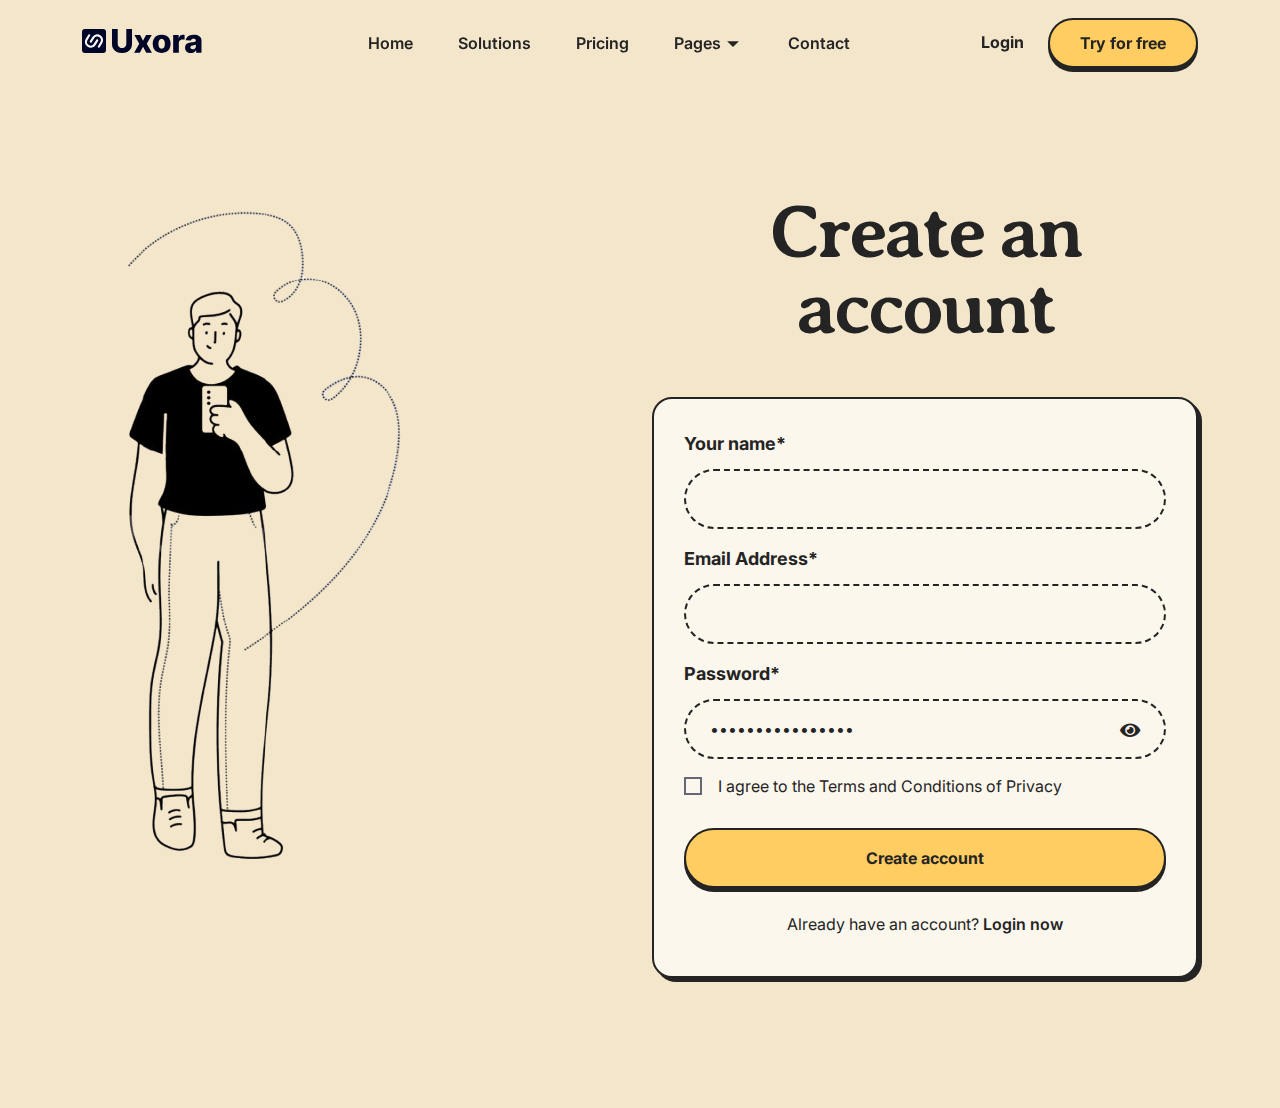
<file: sign-up.html>
<!DOCTYPE html>
<html lang="en">

<head>
  <meta charset="UTF-8">
  <meta http-equiv="X-UA-Compatible" content="IE=edge">
  <meta name="viewport" content="width=device-width, initial-scale=1.0">
  <title>Uxora - Service & Tecnology HTML Template</title>

  <link rel="shortcut icon" href="assets/images/favicon.ico" type="image/x-icon">
  <link rel="icon" href="assets/images/favicon.ico" type="image/x-icon">
  <!--- End favicon-->

  <link href="https://fonts.googleapis.com/css2?family=Averia+Serif+Libre:ital,wght@0,300;0,400;0,700;1,300;1,400;1,700&family=Epilogue:ital,wght@0,100..900;1,100..900&family=Lora:ital,wght@0,400..700;1,400..700&display=swap" rel="stylesheet">
  <link href="https://fonts.googleapis.com/css2?family=Inter:ital,opsz,wght@0,14..32,100..900;1,14..32,100..900&display=swap" rel="stylesheet">

  <!-- End google font  -->

  <link rel="stylesheet" href="assets/css/bootstrap.min.css">
  <link rel="stylesheet" href="assets/css/remixicon.css">
  <link rel="stylesheet" href="assets/css/magnific-popup.css">
  <link rel="stylesheet" href="assets/css/fontawesome.css">
  <link rel="stylesheet" href="assets/css/slick.css">
  <!-- Code Editor  -->

  <link rel="stylesheet" href="assets/css/main.css">
  <link rel="stylesheet" href="assets/css/app.min.css">
</head>

<body>

  <div class="preloader">
    <div class="preloader-inner">
      <span></span>
      <span></span>
      <span></span>
      <span></span>
    </div>
  </div>
  <!-- End preloader -->

  <div class="progress-bar-container">
    <div class="progress-bar"></div>
  </div>

  <!-- progress circle -->
  <div class="paginacontainer">
    <div class="progress-wrap">
      <svg class="progress-circle svg-content" width="100%" height="100%" viewBox="-1 -1 102 102">
        <path d="M50,1 a49,49 0 0,1 0,98 a49,49 0 0,1 0,-98" />
      </svg>
      <div class="top-arrow">
        <svg width="12" height="20" viewBox="0 0 9 16" fill="none" xmlns="http://www.w3.org/2000/svg">
          <path d="M0.999999 1L8 8L1 15" stroke="#142D6F" stroke-width="2" stroke-linecap="round" stroke-linejoin="round" />
        </svg>
      </div>
    </div>
  </div>
  <!-- End All Js -->



  <!-- Mobile Menu -->
  <div class="uxora-menu-wrapper">
    <div class="uxora-menu-area text-center">
      <div class="uxora-menu-mobile-top">
        <div class="mobile-logo">
          <a href="index.html">
            <img src="assets/images/logo/logo-dark.svg" alt="logo">
          </a>
        </div>
        <button class="uxora-menu-toggle mobile">
          <i class="ri-close-line"></i>
        </button>
      </div>
      <div class="uxora-mobile-menu">
        <ul>
          <li><a href="index.html">Home</a></li>
          <li><a href="solutions.html">Solutions</a></li>
          <li><a href="pricing.html">Pricing</a></li>
          <li><a href="contact-us.html">Contact</a></li>
          <li class="menu-item-has-children">
            <a href="#">Pages</a>
            <ul class="sub-menu">
              <li><a href="faq.html">FAQs</a></li>
              <li><a href='sign-in.html'>Sign In</a></li>
              <li><a href='sign-up.html'>Sign-Up</a></li>
              <li><a href='forgot-password.html'>Forgot Password</a></li>
            </ul>
          </li>
        </ul>
      </div>
      <div class="uxora-mobile-menu-btn">
        <a class="uxora-default-btn sm-size" href="contact-us.html">Get in Touch</a>
        <a class="uxora-default-btn sm-size" href="contact-us.html">Contact Us</a>
      </div>
    </div>
  </div>
  <!-- End mobile menu -->

  <header class="site-header uxora-header-section" id="sticky-menu">
    <div class="container">
      <div class="row gx-3 align-items-center justify-content-between">
        <div class="col-8 col-sm-auto ">
          <div class="header-logo">
            <a href="index.html">
              <img src="assets/images/logo/logo-dark.svg" alt="logo">
            </a>
          </div>
        </div>
        <div class="col">
          <div class="uxora-main-menu-item">
            <nav class="main-menu menu-style1 d-none d-lg-block menu-left">
              <ul>
                <li><a href="index.html">Home</a></li>
                <li><a href="solutions.html">Solutions</a></li>
                <li><a href="pricing.html">Pricing</a></li>
                <li class="menu-item-has-children">
                  <a href="#">Pages</a>
                  <ul class="sub-menu">
                    <li><a href="faq.html">FAQs</a></li>
                    <li><a href='sign-in.html'>Sign In</a></li>
                    <li><a href='sign-up.html'>Sign-Up</a></li>
                    <li><a href='forgot-password.html'>Forgot Password</a></li>
                  </ul>
                </li>
                <li><a href="contact-us.html">Contact</a></li>
              </ul>
            </nav>
          </div>
        </div>
        <div class="col-auto d-flex align-items-center">
          <div class="uxora-header-info-wraper2">
            <div class="uxora-header-info-content">
              <ul>
                <li><a href="sign-in.html">Login</a></li>
              </ul>
            </div>
            <a class="uxora-default-btn uxora-header-btn" href="sign-up.html">Try for free</a>
          </div>
          <div class="uxora-header-menu">
            <nav class="navbar site-navbar justify-content-between">
              <!-- Brand Logo-->
              <!-- mobile menu trigger -->
              <button class="uxora-menu-toggle d-inline-block d-lg-none">
                <span></span>
              </button>
              <!--/.Mobile Menu Hamburger Ends-->
            </nav>
          </div>
        </div>
      </div>
    </div>
  </header>

  <!-- End mobile menu -->

  <div class="uxora-section-padding5 bg-light2">
    <div class="container">
      <div class="row">
        <div class="col-lg-6">
          <div class="uxora-content-thumb">
            <img src="assets/images/content/thumb7.png" alt="">
          </div>
        </div>
        <div class="col-lg-6">
          <div class="uxora-contact-title">
            <h2>Create an account</h2>
          </div>
          <form action="#">
            <div class="uxora-contact-box box2 mt-50">
              <div class="uxora-main-field">
                <p>Your name*</p>
                <input type="text">
              </div>
              <div class="uxora-main-field">
                <p>Email Address*</p>
                <input type="text">
              </div>
              <div class="uxora-main-field">
                <p>Password*</p>
                <input id="password-field" type="password" class="form-control" name="password" value="Min 8 characters">
                <div toggle="#password-field" class="fa fa-fw fa-eye field-icon toggle-password"></div>
              </div>
              <div class="uxora-form-box forgot-password">
                <input type="checkbox" id="css">
                <label for="css">
                  I agree to the <span>Terms</span> and <span>Conditions of Privacy</span>
                </label>
              </div>
              <button class="uxora-default-btn d-block" type="button">Create account</button>
              <div class="form-bottom-text">
                <p>Already have an account?
                  <a href='sign-in.html'>Login now</a>
                </p>
              </div>
            </div>
          </form>
        </div>
      </div>
    </div>
  </div>





  <!-- scripts -->
  <script src="assets/js/jquery-3.7.1.min.js"></script>

  <script src="assets/js/bootstrap.bundle.min.js"></script>
  <script src="assets/js/menu/menu.js"></script>
  <script src="assets/js/faq.js"></script>
  <script src="assets/js/anime.min.js"></script>
  <script src="assets/js/data-attr-helper.js"></script>
  <script src="assets/js/anime-helper.js"></script>
  <script src="assets/js/slick.js"></script>
  <script src="assets/js/jquery.magnific-popup.min.js"></script>
  <script src="assets/js/app.js"></script>
</body>
</html>
</file>
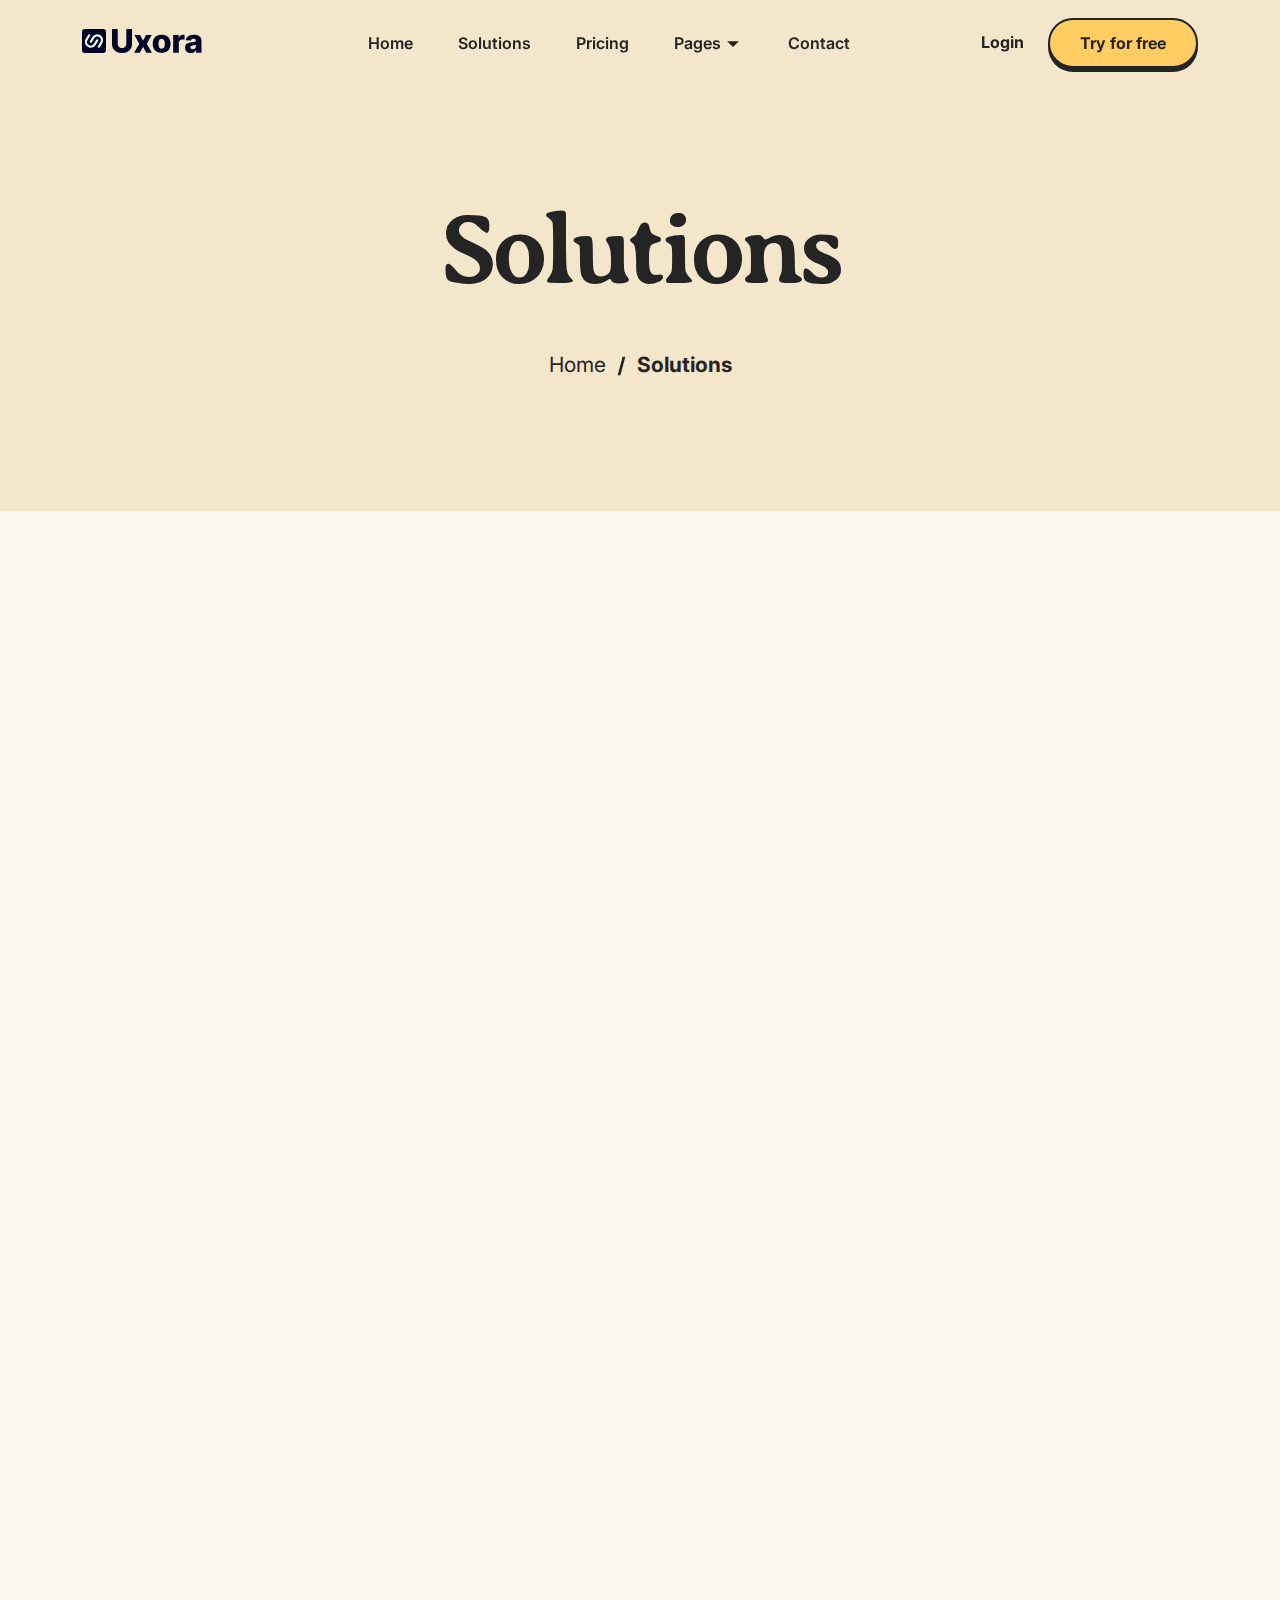
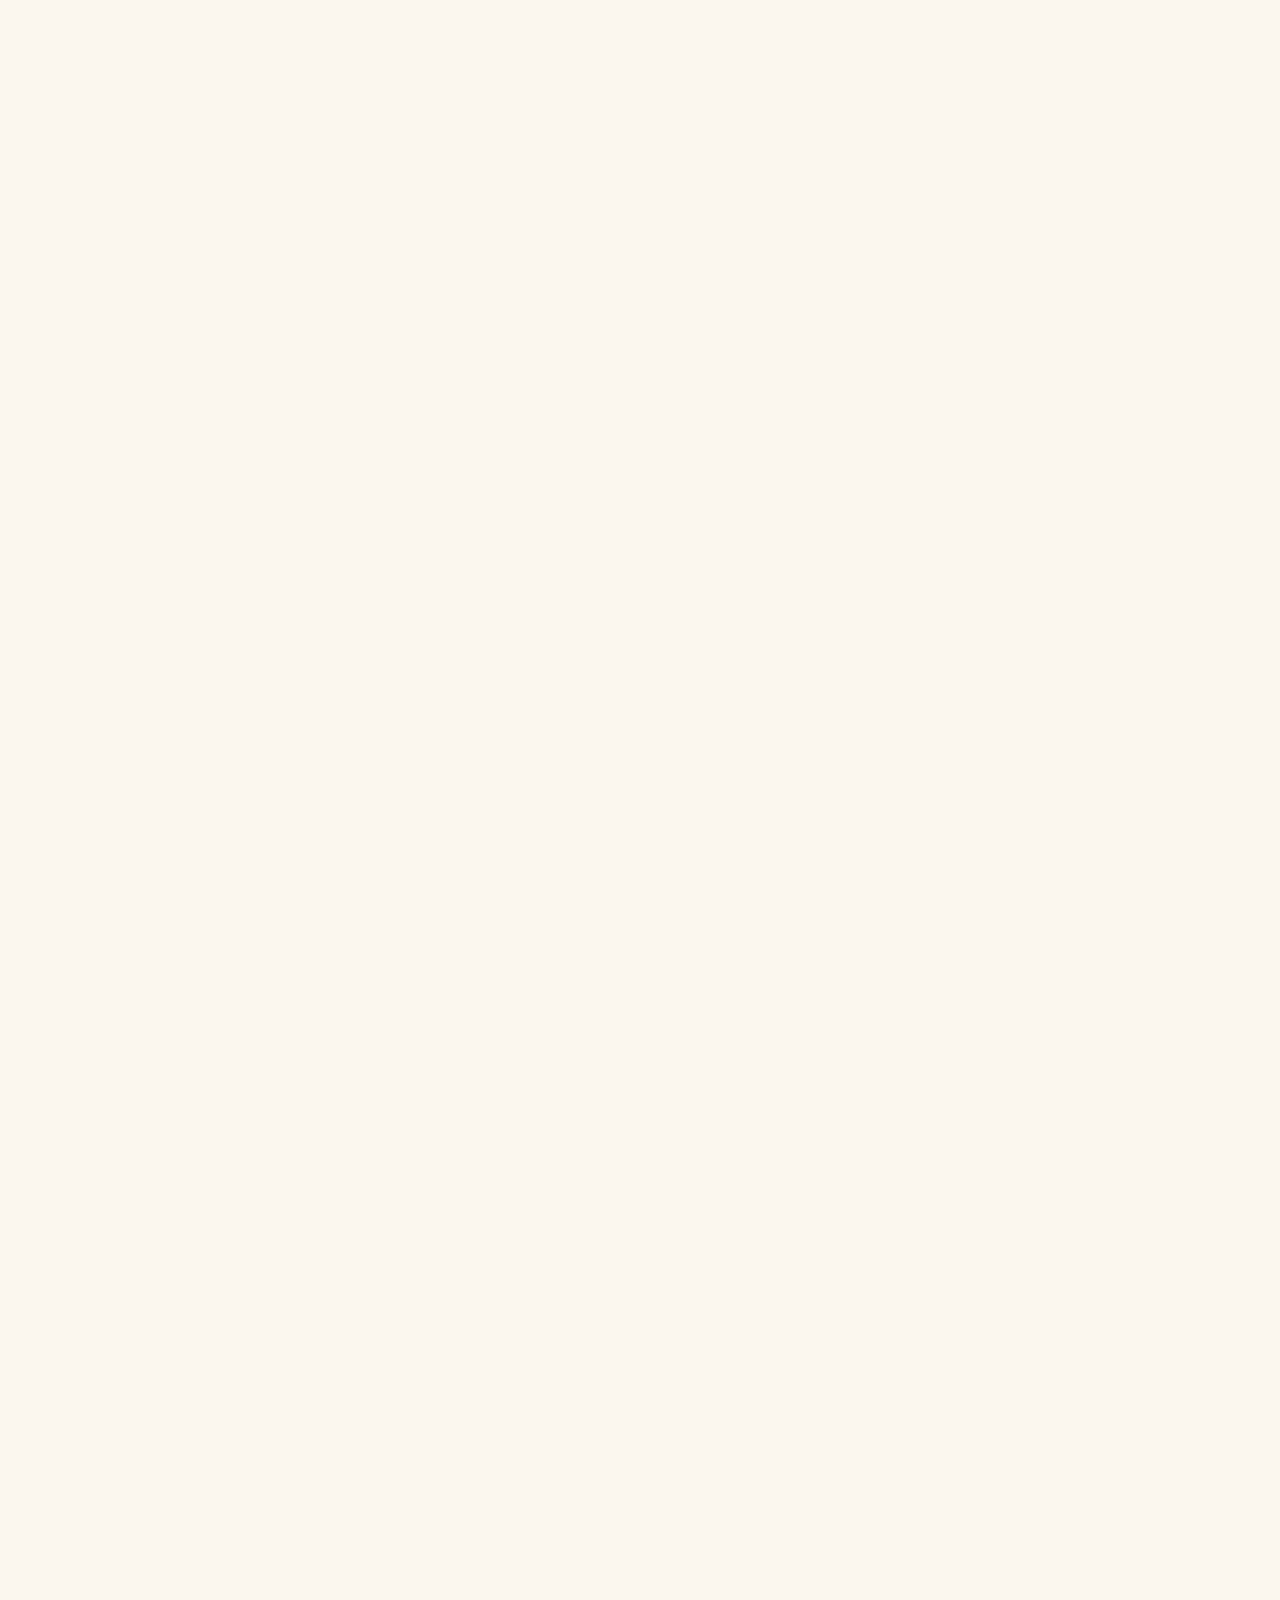
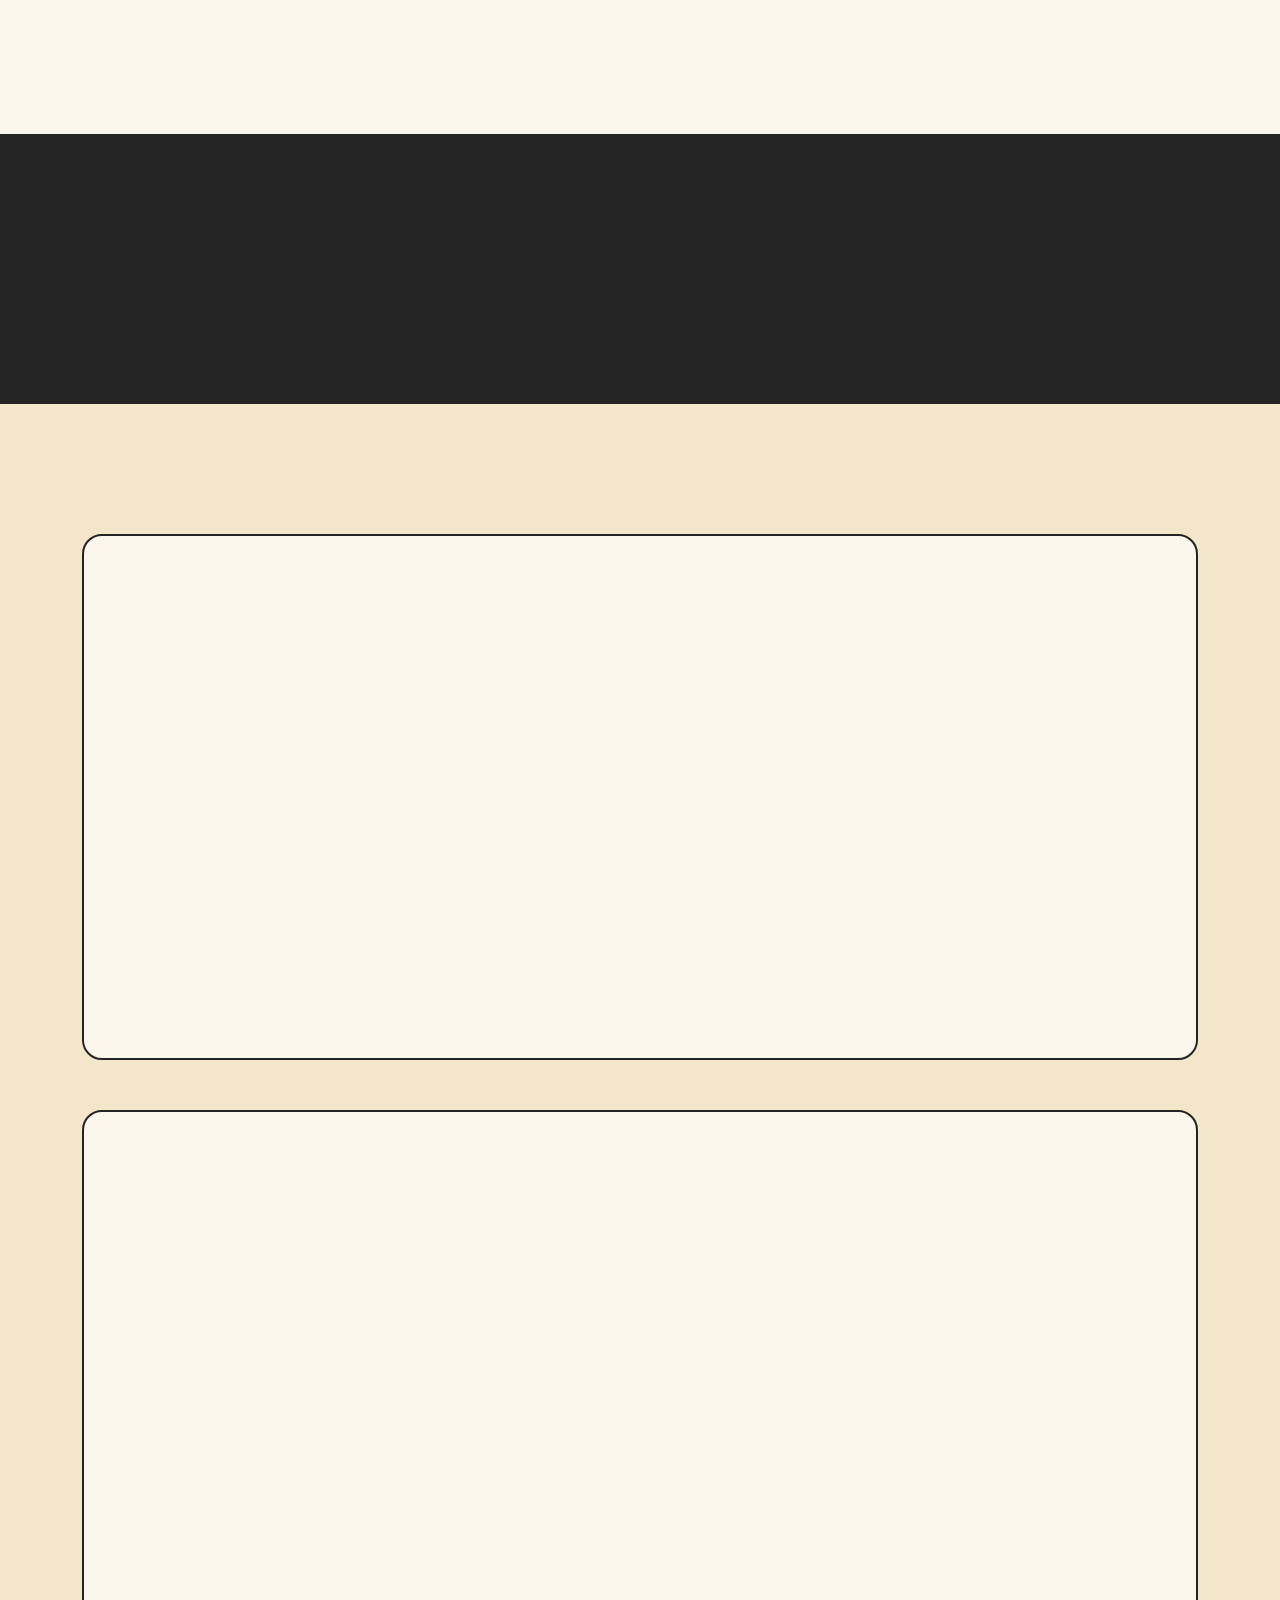
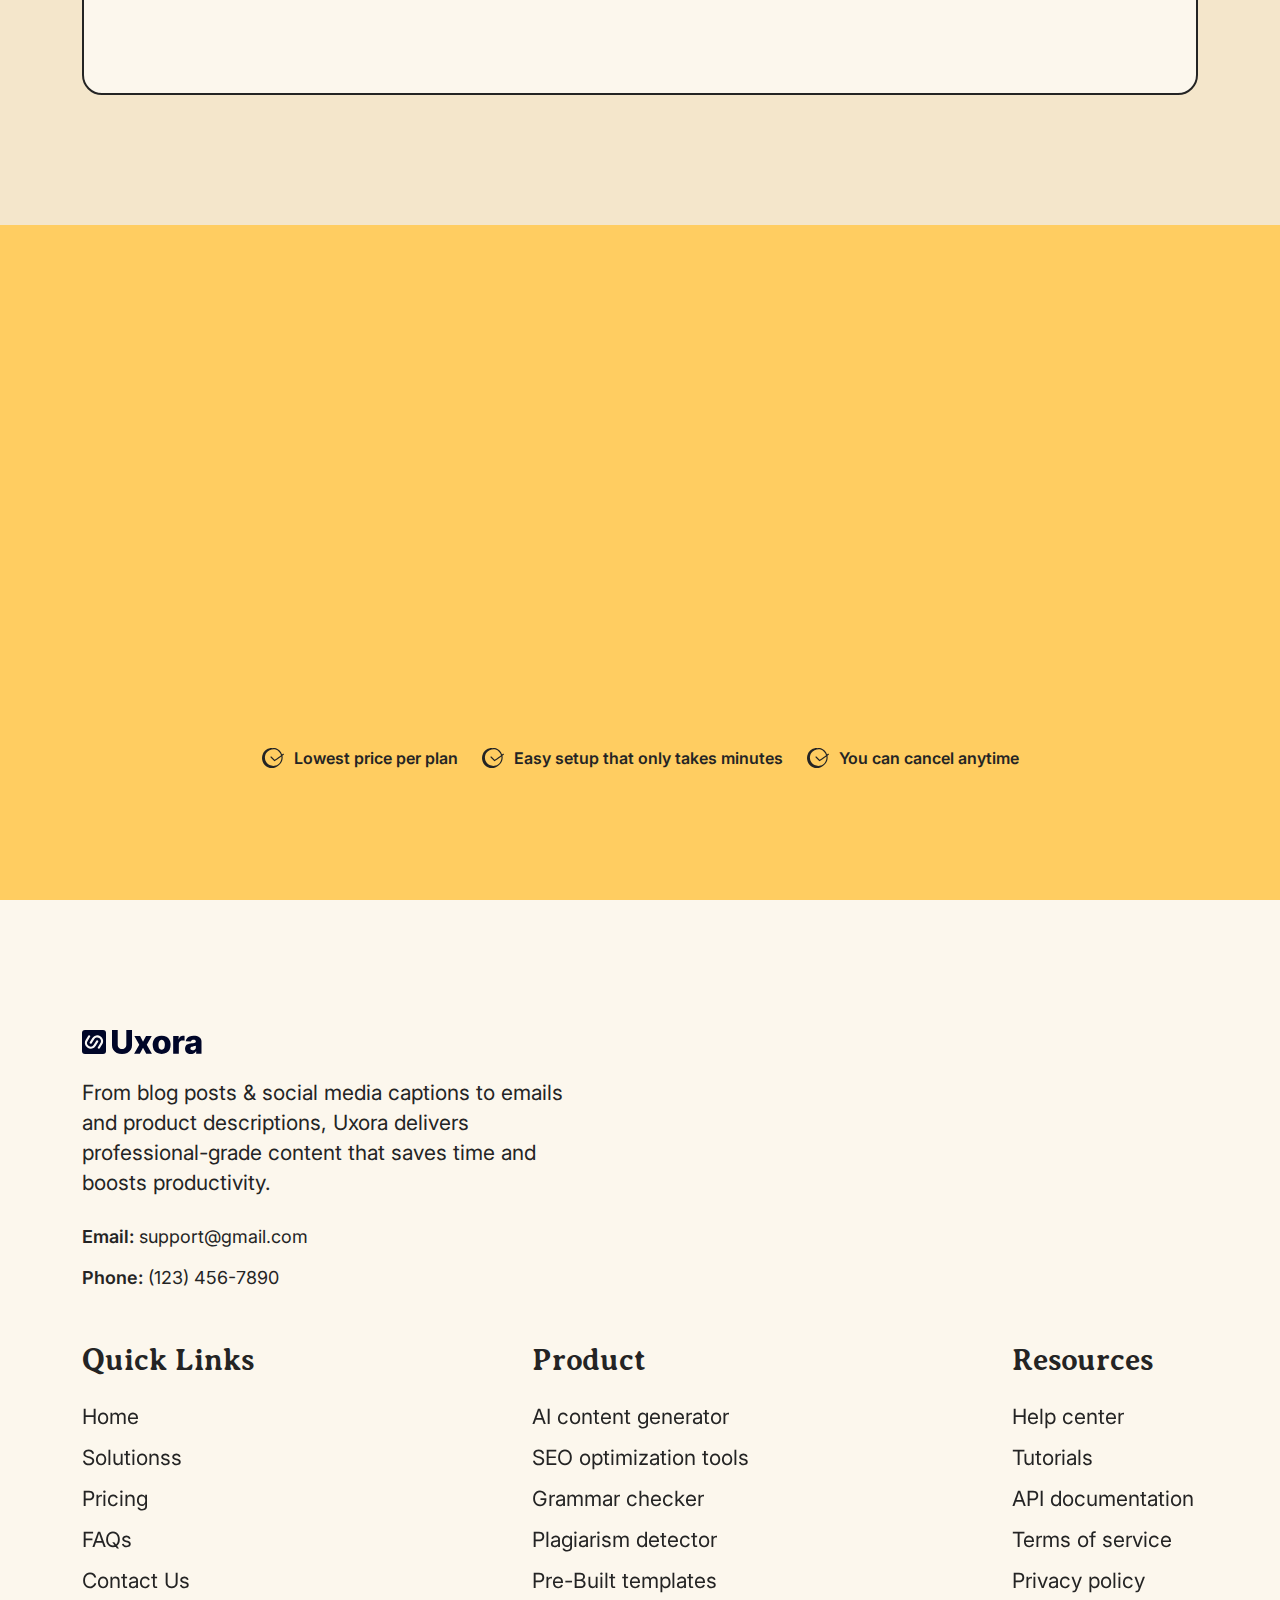
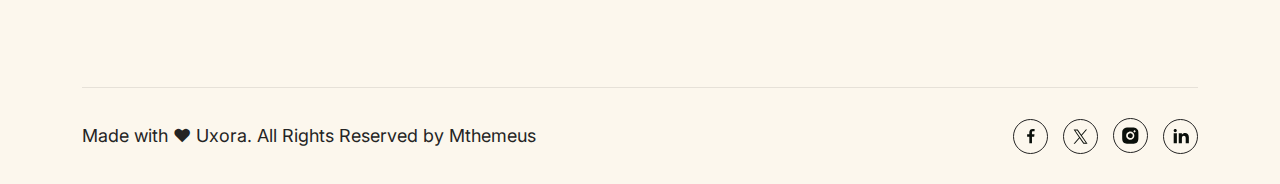
<file: solutions.html>
<!DOCTYPE html>
<html lang="en">

<head>
  <meta charset="UTF-8">
  <meta http-equiv="X-UA-Compatible" content="IE=edge">
  <meta name="viewport" content="width=device-width, initial-scale=1.0">
  <title>Uxora - Service & Tecnology HTML Template</title>

  <link rel="shortcut icon" href="assets/images/favicon.ico" type="image/x-icon">
  <link rel="icon" href="assets/images/favicon.ico" type="image/x-icon">
  <!--- End favicon-->

  <link href="https://fonts.googleapis.com/css2?family=Averia+Serif+Libre:ital,wght@0,300;0,400;0,700;1,300;1,400;1,700&family=Epilogue:ital,wght@0,100..900;1,100..900&family=Lora:ital,wght@0,400..700;1,400..700&display=swap" rel="stylesheet">
  <link href="https://fonts.googleapis.com/css2?family=Inter:ital,opsz,wght@0,14..32,100..900;1,14..32,100..900&display=swap" rel="stylesheet">

  <!-- End google font  -->

  <link rel="stylesheet" href="assets/css/bootstrap.min.css">
  <link rel="stylesheet" href="assets/css/remixicon.css">
  <link rel="stylesheet" href="assets/css/magnific-popup.css">
  <link rel="stylesheet" href="assets/css/fontawesome.css">
  <link rel="stylesheet" href="assets/css/slick.css">
  <!-- Code Editor  -->

  <link rel="stylesheet" href="assets/css/main.css">
  <link rel="stylesheet" href="assets/css/app.min.css">
</head>

<body>

  <div class="preloader">
    <div class="preloader-inner">
      <span></span>
      <span></span>
      <span></span>
      <span></span>
    </div>
  </div>
  <!-- End preloader -->

  <div class="progress-bar-container">
    <div class="progress-bar"></div>
  </div>

  <!-- progress circle -->
  <div class="paginacontainer">
    <div class="progress-wrap">
      <svg class="progress-circle svg-content" width="100%" height="100%" viewBox="-1 -1 102 102">
        <path d="M50,1 a49,49 0 0,1 0,98 a49,49 0 0,1 0,-98" />
      </svg>
      <div class="top-arrow">
        <svg width="12" height="20" viewBox="0 0 9 16" fill="none" xmlns="http://www.w3.org/2000/svg">
          <path d="M0.999999 1L8 8L1 15" stroke="#142D6F" stroke-width="2" stroke-linecap="round" stroke-linejoin="round" />
        </svg>
      </div>
    </div>
  </div>
  <!-- End All Js -->



  <!-- Mobile Menu -->
  <div class="uxora-menu-wrapper">
    <div class="uxora-menu-area text-center">
      <div class="uxora-menu-mobile-top">
        <div class="mobile-logo">
          <a href="index.html">
            <img src="assets/images/logo/logo-dark.svg" alt="logo">
          </a>
        </div>
        <button class="uxora-menu-toggle mobile">
          <i class="ri-close-line"></i>
        </button>
      </div>
      <div class="uxora-mobile-menu">
        <ul>
          <li><a href="index.html">Home</a></li>
          <li><a href="solutions.html">Solutions</a></li>
          <li><a href="pricing.html">Pricing</a></li>
          <li><a href="contact-us.html">Contact</a></li>
          <li class="menu-item-has-children">
            <a href="#">Pages</a>
            <ul class="sub-menu">
              <li><a href="faq.html">FAQs</a></li>
              <li><a href='sign-in.html'>Sign In</a></li>
              <li><a href='sign-up.html'>Sign-Up</a></li>
              <li><a href='forgot-password.html'>Forgot Password</a></li>
            </ul>
          </li>
        </ul>
      </div>
      <div class="uxora-mobile-menu-btn">
        <a class="uxora-default-btn sm-size" href="contact-us.html">Get in Touch</a>
        <a class="uxora-default-btn sm-size" href="contact-us.html">Contact Us</a>
      </div>
    </div>
  </div>
  <!-- End mobile menu -->

  <header class="site-header uxora-header-section" id="sticky-menu">
    <div class="container">
      <div class="row gx-3 align-items-center justify-content-between">
        <div class="col-8 col-sm-auto ">
          <div class="header-logo">
            <a href="index.html">
              <img src="assets/images/logo/logo-dark.svg" alt="logo">
            </a>
          </div>
        </div>
        <div class="col">
          <div class="uxora-main-menu-item">
            <nav class="main-menu menu-style1 d-none d-lg-block menu-left">
              <ul>
                <li><a href="index.html">Home</a></li>
                <li><a href="solutions.html">Solutions</a></li>
                <li><a href="pricing.html">Pricing</a></li>
                <li class="menu-item-has-children">
                  <a href="#">Pages</a>
                  <ul class="sub-menu">
                    <li><a href="faq.html">FAQs</a></li>
                    <li><a href='sign-in.html'>Sign In</a></li>
                    <li><a href='sign-up.html'>Sign-Up</a></li>
                    <li><a href='forgot-password.html'>Forgot Password</a></li>
                  </ul>
                </li>
                <li><a href="contact-us.html">Contact</a></li>
              </ul>
            </nav>
          </div>
        </div>
        <div class="col-auto d-flex align-items-center">
          <div class="uxora-header-info-wraper2">
            <div class="uxora-header-info-content">
              <ul>
                <li><a href="sign-in.html">Login</a></li>
              </ul>
            </div>
            <a class="uxora-default-btn uxora-header-btn" href="sign-up.html">Try for free</a>
          </div>
          <div class="uxora-header-menu">
            <nav class="navbar site-navbar justify-content-between">
              <!-- Brand Logo-->
              <!-- mobile menu trigger -->
              <button class="uxora-menu-toggle d-inline-block d-lg-none">
                <span></span>
              </button>
              <!--/.Mobile Menu Hamburger Ends-->
            </nav>
          </div>
        </div>
      </div>
    </div>
  </header>

  <!-- End mobile menu -->

  <div class="breadcrumb-wrapper bg-light2">
    <div class="container">

      <div class="breadcrumb-content">
        <h1 class="breadcrumb-title pb-0">Solutions</h1>
        <div class="breadcrumb-menu-wrapper">
          <div class="breadcrumb-menu-wrap">
            <div class="breadcrumb-menu">
              <ul>
                <li><a href="index.html">Home</a></li>
                <li><img src="assets/images/feature/slash.svg" alt="slash"></li>
                <li aria-current="page">Solutions</li>
              </ul>
            </div>
          </div>
        </div>
      </div>

    </div>
  </div>
  <!-- End breadcrumb -->

  <div class="uxora-section-padding">
    <div class="container">
      <div class="row" data-anime="onview: -100; targets: >*; translateY: [48, 0]; opacity: [0, 1]; easing: spring(1, 80, 10, 0); duration: 450; delay: anime.stagger(100, {start: 200});">
        <div class="col-lg-6">
          <div class="uxora-content-thumb">
            <img src="assets/images/solution/thumb1.png" alt="">
          </div>
        </div>
        <div class="col-lg-6 d-flex align-items-center">
          <div class="uxora-default-content">
            <h2>Plagiarism-free, original content</h2>
            <p>Uxora ensures that every piece of content you create is 100% unique and original. With its advanced algorithms and built-in plagiarism checker, it scans and verifies content to guarantee authenticity. </p>
            <p>Uxora helps you produce high-quality, plagiarism-free text, giving you confidence and credibility in your work.</p>
          </div>
        </div>
      </div>
    </div>
  </div>
  <!-- end section -->

  <div class="uxora-section-padding3">
    <div class="container">
      <div class="uxora-section-title center max-width-700" data-anime="onview: -100; targets: >*; translateY: [48, 0]; opacity: [0, 1]; easing: spring(1, 80, 10, 0); duration: 450; delay: anime.stagger(100, {start: 400});">
        <h2>Enhances your writing experience</h2>
      </div>
      <div class="row" data-anime="onview: -100; targets: >*; translateY: [48, 0]; opacity: [0, 1]; easing: spring(1, 80, 10, 0); duration: 450; delay: anime.stagger(100, {start: 200});">
        <div class="col-xl-4 col-lg-6 col-md-6">
          <div class="uxora-iconbox-wrap">
            <div class="uxora-iconbox-icon">
              <img src="assets/images/feature/icon1.svg" alt="">
            </div>
            <div class="uxora-iconbox-content">
              <h3>Content creation</h3>
              <p>Generate engaging blog posts, articles, and marketing copy in seconds.</p>
            </div>
          </div>
        </div>
        <div class="col-xl-4 col-lg-6 col-md-6">
          <div class="uxora-iconbox-wrap">
            <div class="uxora-iconbox-icon">
              <img src="assets/images/feature/icon3.svg" alt="">
            </div>
            <div class="uxora-iconbox-content">
              <h3>Smart editing</h3>
              <p>Improve grammar, sentence structure, & tone with AI-powered editing tools.</p>
            </div>
          </div>
        </div>
        <div class="col-xl-4 col-lg-6 col-md-6">
          <div class="uxora-iconbox-wrap">
            <div class="uxora-iconbox-icon">
              <img src="assets/images/feature/icon6.svg" alt="">
            </div>
            <div class="uxora-iconbox-content">
              <h3>Social media posts</h3>
              <p>AI-generated content is ideal for creating engaging captions, posts in multimedia.</p>
            </div>
          </div>
        </div>
        <div class="col-xl-4 col-lg-6 col-md-6">
          <div class="uxora-iconbox-wrap">
            <div class="uxora-iconbox-icon">
              <img src="assets/images/feature/icon7.svg" alt="">
            </div>
            <div class="uxora-iconbox-content">
              <h3>Product description</h3>
              <p>E-commerce businesses can benefit from AI by generating product descriptions.</p>
            </div>
          </div>
        </div>
        <div class="col-xl-4 col-lg-6 col-md-6">
          <div class="uxora-iconbox-wrap">
            <div class="uxora-iconbox-icon">
              <img src="assets/images/feature/icon8.svg" alt="">
            </div>
            <div class="uxora-iconbox-content">
              <h3>Email content</h3>
              <p>AI can help with personalized email and create high-converting ad copy.</p>
            </div>
          </div>
        </div>
        <div class="col-xl-4 col-lg-6 col-md-6">
          <div class="uxora-iconbox-wrap">
            <div class="uxora-iconbox-icon">
              <img src="assets/images/feature/icon9.svg" alt="">
            </div>
            <div class="uxora-iconbox-content">
              <h3>SEO content</h3>
              <p>Create SEO-friendly content that ranks higher on search engines.</p>
            </div>
          </div>
        </div>
        <div class="col-xl-4 col-lg-6 col-md-6">
          <div class="uxora-iconbox-wrap">
            <div class="uxora-iconbox-icon">
              <img src="assets/images/feature/icon10.svg" alt="">
            </div>
            <div class="uxora-iconbox-content">
              <h3>Content summaries
              </h3>
              <p>AI tools can analyze articles and quickly understand and share.</p>
            </div>
          </div>
        </div>
        <div class="col-xl-4 col-lg-6 col-md-6">
          <div class="uxora-iconbox-wrap">
            <div class="uxora-iconbox-icon">
              <img src="assets/images/feature/icon11.svg" alt="">
            </div>
            <div class="uxora-iconbox-content">
              <h3>Language translation</h3>
              <p>Helping to bridge communication gaps and reach a global audience.</p>
            </div>
          </div>
        </div>
        <div class="col-xl-4 col-lg-6 col-md-6">
          <div class="uxora-iconbox-wrap">
            <div class="uxora-iconbox-icon">
              <img src="assets/images/feature/icon12.svg" alt="">
            </div>
            <div class="uxora-iconbox-content">
              <h3>Writing prompts</h3>
              <p>Creative prompts and suggestions to help you overcome writer’s block.</p>
            </div>
          </div>
        </div>
      </div>
    </div>
  </div>
  <!-- end features -->

  <section class="uxora-section-padding4">
    <div class="container">
      <div class="row" data-anime="onview: -100; targets: >*; translateY: [48, 0]; opacity: [0, 1]; easing: spring(1, 80, 10, 0); duration: 450; delay: anime.stagger(100, {start: 200});">
        <div class="col-lg-6 order-lg-2">
          <div class="uxora-content-thumb">
            <img src="assets/images/solution/thumb2.png" alt="">
          </div>
        </div>
        <div class="col-lg-6">
          <div class="uxora-default-content pr-110">
            <h2>Flexible use for all professionals</h2>
            <p>Uxora is designed to meet the diverse needs of professionals across industries. Its AI-powered features make content creation fast, easy, and effective.</p>
            <div class="mt-50">
              <div class="uxora-sub-content pr-50">
                <ul>
                  <li><span>Marketing Teams:</span> Create high-converting ad copy and email campaigns.</li>
                  <li><span>Business owners:</span> Generate website content, product descriptions, and reports.</li>
                  <li><span>Freelancers:</span> Scale your content creation without sacrificing quality.</li>
                </ul>
              </div>
            </div>
          </div>
        </div>
      </div>
    </div>
  </section>
  <!-- end content -->

  <div class="uxora-counter-section bg-heading">
    <div class="container">
      <div class="uxora-counter-wrap" data-anime="onview: -100; targets: >*; translateY: [48, 0]; opacity: [0, 1]; easing: spring(1, 80, 10, 0); duration: 450; delay: anime.stagger(100, {start: 200});">
        <div class="uxora-counter-item">
          <h2 class="uxora-counter-data" aria-label="25+">25+</h2>
          <p>Pre-built templates</p>
        </div>
        <div class="uxora-counter-item">
          <h2 class="uxora-counter-data" aria-label="70%">70%</h2>
          <p>Faster optimization</p>
        </div>
        <div class="uxora-counter-item">
          <h2 class="uxora-counter-data" aria-label="10x">10x</h2>
          <p>Faster content writing</p>
        </div>
        <div class="uxora-counter-item">
          <h2 class="uxora-counter-data" aria-label="24/7">24/7</h2>
          <p>AI availability support</p>
        </div>
      </div>
    </div>
  </div>
  <!-- end counter -->

  <section class="uxora-section-padding bg-light2">
    <div class="container">
      <div class="uxora-content-item" data-anime="onview: -100; targets: >*; translateY: [48, 0]; opacity: [0, 1]; easing: spring(1, 80, 10, 0); duration: 450; delay: anime.stagger(100, {start: 200});">
        <div class="row">
          <div class="col-lg-6">
            <div class="uxora-content-thumb">
              <img src="assets/images/content/thumb1.png" alt="">
            </div>
          </div>
          <div class="col-lg-6 d-flex align-items-center">
            <div class="uxora-default-content">
              <h2>Generate high-quality content</h2>
              <p class="uxora-default-data">Our AI writing tool enables you to create high-quality content in seconds, eliminating the need for hours of thinking and editing.</p>
              <p class="uxora-default-data">With AI handling the heavy lifting, you can prioritize creativity, optimization, and scale your campaigns.</p>
            </div>
          </div>
        </div>
      </div>
      <div class="uxora-content-item mt-50" data-anime="onview: -100; targets: >*; translateY: [48, 0]; opacity: [0, 1]; easing: spring(1, 80, 10, 0); duration: 450; delay: anime.stagger(100, {start: 200});">
        <div class="row">
          <div class="col-lg-6 order-lg-2">
            <div class="uxora-content-thumb">
              <img src="assets/images/content/thumb5.png" alt="">
            </div>
          </div>
          <div class="col-lg-6 d-flex align-items-center">
            <div class="uxora-default-content pr-50">
              <h2>No technical skills required</h2>
              <p class="uxora-default-data">Just type, edit, and publish effortlessly! Our AI writing tool is designed for simplicity and ease of use.</p>
              <p class="uxora-default-data">Whether you’re a beginner or an experienced writer, you can start writing high-quality content with just a few clicks, without any technical skills.</p>
            </div>
          </div>
        </div>
      </div>
    </div>
  </section>

  <div class="uxora-cta-section accent-bg">
    <div class="container">
      <div class="uxora-cta-content" data-anime="onview: -100; targets: >*; translateY: [48, 0]; opacity: [0, 1]; easing: spring(1, 80, 10, 0); duration: 450; delay: anime.stagger(100, {start: 200});">
        <h2>Ready to elevate your writing? Try it now!</h2>
        <p class="uxora-default-data">Uxora is an advanced AI writing tool designed to help you create high-quality content quickly and effortlessly with smart features.</p>
        <div class="uxora-cta-btn mt-50">
          <a class="uxora-default-btn" href="#">Start writing for free</a>
          <a class="uxora-default-btn" href="#">Get a demo</a>
        </div>
      </div>
      <div class="mt-50">
        <div class="uxora-cta-data">
          <ul>
            <li>
              <img src="assets/images/shape/time.svg" alt="">
              <p>Lowest price per plan</p>
            </li>
            <li>
              <img src="assets/images/shape/time.svg" alt="">
              <p>Easy setup that only takes minutes</p>
            </li>
            <li>
              <img src="assets/images/shape/time.svg" alt="">
              <p>You can cancel anytime</p>
            </li>
          </ul>
        </div>
      </div>
    </div>
    <div class="uxora-cta-shape">
      <img src="assets/images/shape/shape1.svg" alt="">
    </div>
  </div>
  <!-- end cta -->

  <!-- Footer  -->
  <footer class="uxora-footer-section">
    <div class="container">
      <div class="row">
        <div class="col-xxl-4 col-xl-12 col-md-12">
          <div class="uxora-footer-textarea">
            <a href="index.html">
              <img src="assets/images/logo/logo-dark.svg" alt="">
            </a>
            <p>From blog posts & social media captions to emails and product descriptions, Uxora delivers professional-grade content that saves time and boosts productivity.</p>
            <div class="uxora-conatct-info">
              <ul>
                <li>
                  <a href="mailto:name@gmail.com">
                    <span>Email:</span> support@gmail.com
                  </a>
                </li>
                <li>
                  <a href="tel:+088">
                    <span>Phone:</span> (123) 456-7890
                  </a>
                </li>
              </ul>
            </div>
          </div>
        </div>
        <div class="col-xxl-3 col-xl-4 col-md-3">
          <div class="uxora-footer-menu menu1 menu1 pl-60">
            <h3>Quick Links</h3>
            <ul>
              <li>
                <a href="index.html">Home</a>
              </li>
              <li>
                <a href="solutions.html">Solutionss</a>
              </li>
              <li>
                <a href="pricing.html">Pricing</a>
              </li>
              <li>
                <a href="faq.html">FAQs</a>
              </li>
              <li>
                <a href="contact-us.html">Contact Us</a>
              </li>
            </ul>
          </div>
        </div>
        <div class="col-xxl-3 col-xl-4 col-md-5">
          <div class="uxora-footer-menu menu1 menu2">
            <h3>Product</h3>
            <ul>
              <li>
                <a href="#">AI content generator</a>
              </li>
              <li>
                <a href="#">SEO optimization tools</a>
              </li>
              <li>
                <a href="#">Grammar checker</a>
              </li>
              <li>
                <a href="#">Plagiarism detector</a>
              </li>
              <li>
                <a href="#">Pre-Built templates</a>
              </li>
            </ul>
          </div>
        </div>
        <div class="col-xxl-2 col-xl-4 col-md-4">
          <div class="uxora-footer-menu menu3">
            <h3>Resources</h3>
            <ul>
              <li>
                <a href="#">Help center</a>
              </li>
              <li>
                <a href="#">Tutorials</a>
              </li>
              <li>
                <a href="#">API documentation</a>
              </li>
              <li>
                <a href="#">Terms of service</a>
              </li>
              <li>
                <a href="#">Privacy policy</a>
              </li>
            </ul>
          </div>
        </div>
      </div>
      <div class="uxora-footer-bottom-wrap">
        <div class="uxora-footer-bottom-text">
          <p>Made with ♥︎ Uxora. All Rights Reserved by Mthemeus</p>
        </div>
        <div class="uxora-social-wrap">
          <ul>
            <li>
              <a href="https://www.facebook.com">
                <svg width="8" height="16" viewBox="0 0 9 17" fill="none" xmlns="http://www.w3.org/2000/svg">
                  <path d="M2.61987 16.7464V9.37041H0.137695V6.49583H2.61987V4.37591C2.61987 1.91577 4.12245 0.576172 6.31707 0.576172C7.36832 0.576172 8.27181 0.654439 8.53511 0.689422V3.26042L7.01302 3.26111C5.81946 3.26111 5.58836 3.82827 5.58836 4.66054V6.49583H8.43488L8.06426 9.37041H5.58836V16.7464H2.61987Z" fill="#0A0F0A"></path>
                </svg>
              </a>
            </li>
            <li>
              <a href="https://www.twitter.com">
                <svg width="15" height="15" viewBox="0 0 16 16" fill="none" xmlns="http://www.w3.org/2000/svg">
                  <path d="M9.47743 6.98936L14.9996 0.570312H13.691L8.89613 6.14388L5.06647 0.570312H0.649414L6.44061 8.99854L0.649414 15.7299H1.95806L7.02158 9.84402L11.066 15.7299H15.483L9.47711 6.98936H9.47743ZM7.68506 9.0728L7.09829 8.23353L2.42958 1.55544H4.43959L8.20729 6.94488L8.79406 7.78414L13.6916 14.7896H11.6816L7.68506 9.07312V9.0728Z" fill="#0A0F0A"></path>
                </svg>
              </a>
            </li>
            <li>
              <a href="https://www.instagram.com">
                <svg width="17" height="17" viewBox="0 0 18 18" fill="none" xmlns="http://www.w3.org/2000/svg">
                  <path d="M9.65632 0.561604C10.2832 0.559198 10.91 0.565498 11.5367 0.580502L11.7034 0.586515C11.8958 0.593387 12.0856 0.601977 12.315 0.612286C13.229 0.655236 13.8526 0.799551 14.3998 1.01173C14.9667 1.22992 15.4444 1.52542 15.922 2.00303C16.3587 2.4322 16.6967 2.95134 16.9124 3.52434C17.1246 4.07154 17.2689 4.69604 17.3119 5.61003C17.3222 5.83853 17.3308 6.02923 17.3376 6.22165L17.3428 6.3883C17.358 7.01468 17.3646 7.64125 17.3625 8.26782L17.3634 8.90865V10.034C17.3655 10.6608 17.3589 11.2877 17.3436 11.9143L17.3385 12.081C17.3316 12.2734 17.323 12.4632 17.3127 12.6926C17.2698 13.6066 17.1237 14.2302 16.9124 14.7774C16.6974 15.351 16.3593 15.8706 15.922 16.2996C15.4924 16.7363 14.973 17.0742 14.3998 17.29C13.8526 17.5022 13.229 17.6465 12.315 17.6895C12.0856 17.6998 11.8958 17.7084 11.7034 17.7153L11.5367 17.7204C10.91 17.7357 10.2832 17.7423 9.65632 17.7402L9.0155 17.741H7.89105C7.26419 17.7431 6.63734 17.7366 6.01067 17.7213L5.84402 17.7161C5.6401 17.7087 5.43622 17.7001 5.2324 17.6903C4.31841 17.6474 3.69476 17.5014 3.14671 17.29C2.57348 17.0747 2.05425 16.7367 1.6254 16.2996C1.1882 15.8703 0.8499 15.3509 0.634095 14.7774C0.421919 14.2302 0.277604 13.6066 0.234654 12.6926C0.225087 12.4888 0.216497 12.2849 0.208883 12.081L0.204588 11.9143C0.188751 11.2877 0.181592 10.6608 0.183113 10.034V8.26782C0.180715 7.64126 0.187015 7.01469 0.202011 6.3883L0.208024 6.22165C0.214896 6.02923 0.223487 5.83853 0.233795 5.61003C0.276745 4.69518 0.42106 4.0724 0.633236 3.52434C0.849169 2.95106 1.18813 2.43206 1.62626 2.00389C2.05481 1.56644 2.57372 1.22783 3.14671 1.01173C3.69476 0.799551 4.31755 0.655236 5.2324 0.612286L5.84402 0.586515L6.01067 0.58222C6.63704 0.566391 7.26361 0.559232 7.89019 0.560745L9.65632 0.561604ZM8.77326 4.85668C8.20416 4.84863 7.63915 4.95376 7.11104 5.16598C6.58294 5.37819 6.10228 5.69325 5.69699 6.09284C5.29171 6.49244 4.96988 6.96859 4.75022 7.49365C4.53056 8.0187 4.41744 8.58217 4.41744 9.15132C4.41744 9.72047 4.53056 10.2839 4.75022 10.809C4.96988 11.334 5.29171 11.8102 5.69699 12.2098C6.10228 12.6094 6.58294 12.9244 7.11104 13.1367C7.63915 13.3489 8.20416 13.454 8.77326 13.446C9.91238 13.446 11.0048 12.9934 11.8103 12.188C12.6158 11.3825 13.0683 10.29 13.0683 9.15089C13.0683 8.01176 12.6158 6.9193 11.8103 6.11381C11.0048 5.30833 9.91238 4.85668 8.77326 4.85668ZM8.77326 6.5747C9.11558 6.5684 9.45573 6.63037 9.77383 6.75699C10.0919 6.88362 10.3816 7.07237 10.626 7.31221C10.8703 7.55205 11.0644 7.83817 11.1969 8.15387C11.3294 8.46956 11.3977 8.8085 11.3978 9.15088C11.3978 9.49326 11.3297 9.83222 11.1972 10.148C11.0648 10.4637 10.8708 10.7499 10.6266 10.9898C10.3823 11.2297 10.0927 11.4186 9.77463 11.5453C9.45657 11.672 9.11644 11.7341 8.77411 11.7279C8.09064 11.7279 7.43516 11.4564 6.95187 10.9731C6.46858 10.4898 6.19707 9.83436 6.19707 9.15089C6.19707 8.46741 6.46858 7.81193 6.95187 7.32864C7.43516 6.84535 8.09064 6.57384 8.77411 6.57384L8.77326 6.5747ZM13.2831 3.56815C13.006 3.57925 12.7439 3.69714 12.5517 3.89713C12.3596 4.09713 12.2523 4.36372 12.2523 4.64106C12.2523 4.91841 12.3596 5.185 12.5517 5.38499C12.7439 5.58499 13.006 5.70288 13.2831 5.71397C13.5679 5.71397 13.841 5.60084 14.0423 5.39947C14.2437 5.1981 14.3568 4.92498 14.3568 4.6402C14.3568 4.35542 14.2437 4.08231 14.0423 3.88094C13.841 3.67956 13.5679 3.56644 13.2831 3.56644V3.56815Z" fill="#0A0F0A"></path>
                </svg>
              </a>
            </li>
            <li>
              <a href="https://www.bd.linkedin.com">
                <svg width="16" height="16" viewBox="0 0 18 17" fill="none" xmlns="http://www.w3.org/2000/svg">
                  <path d="M4.31682 2.35804C4.31658 2.83452 4.12707 3.2914 3.78997 3.62816C3.45288 3.96492 2.99581 4.15397 2.51933 4.15373C2.04284 4.15349 1.58597 3.96398 1.24921 3.62689C0.912449 3.28979 0.723395 2.83273 0.723633 2.35624C0.723871 1.87976 0.913383 1.42288 1.25048 1.08612C1.58757 0.749364 2.04464 0.560309 2.52112 0.560547C2.99761 0.560785 3.45448 0.750297 3.79124 1.08739C4.128 1.42449 4.31706 1.88155 4.31682 2.35804ZM4.37072 5.48411H0.777531V16.7308H4.37072V5.48411ZM10.0479 5.48411H6.47273V16.7308H10.012V10.829C10.012 7.54121 14.2969 7.23579 14.2969 10.829V16.7308H17.8452V9.60729C17.8452 4.0648 11.5032 4.27141 10.012 6.99325L10.0479 5.48411Z" fill="#0A0F0A"></path>
                </svg>
              </a>
            </li>
          </ul>
        </div>
      </div>
    </div>
  </footer>






  <!-- scripts -->
  <script src="assets/js/jquery-3.7.1.min.js"></script>

  <script src="assets/js/bootstrap.bundle.min.js"></script>
  <script src="assets/js/menu/menu.js"></script>
  <script src="assets/js/faq.js"></script>
  <script src="assets/js/anime.min.js"></script>
  <script src="assets/js/data-attr-helper.js"></script>
  <script src="assets/js/anime-helper.js"></script>
  <script src="assets/js/slick.js"></script>
  <script src="assets/js/jquery.magnific-popup.min.js"></script>
  <script src="assets/js/app.js"></script>
</body>
</html>
</file>
<file: assets/css/main.css>
/*Header Css StaRT*/
.site-navbar {
  display: flex;
  position: relative;
  flex-wrap: wrap;
  align-items: center;
  justify-content: space-between;
  padding-top: 0px;
}
.brand-logo, 
.default-logo, 
.responsive-logo {
    max-width: 128px;
    transition: all 0.4s;
    position: relative;
    margin-right: 30px;
}
@media (min-width: 576px) {
  .site-navbar {
    padding-top: 0px;
  }
}

@media (min-width: 992px) {
  .site-navbar {
    flex-flow: row nowrap;
    justify-content: flex-start;
  }
}

.site-navbar .menu-block-wrapper {
  flex-grow: 1;
  align-items: center;
}


@media (min-width: 992px) {
  .site-navbar .menu-block-wrapper {
    display: flex !important;
    flex-basis: auto;
  }
  
}

.site-header--absolute {
  position: absolute;
  top: 0;
  left: 0;
  width: 100%;
  z-index: 999;
}

.site-header--sticky:not(.mobile-sticky-enable) {
  position: absolute !important;
  top: 0;
  right: 0;
  width: 100%;
  z-index: 999;
}

@media (min-width: 992px) {
  .site-header--sticky:not(.mobile-sticky-enable) {
    /*position: fixed !important;*/
    transition: .4s;
  }
  .site-header--sticky:not(.mobile-sticky-enable).scrolling {
    transform: translateY(-100%);
    transition: .4s;
  }
  .site-header--sticky:not(.mobile-sticky-enable).reveal-header {
    transform: translateY(0%);
    box-shadow: 0 12px 34px -11px rgba(65, 62, 101, 0.1);
    z-index: 1000;
  }
}

.site-header--sticky.mobile-sticky-enable {
  top: 0;
  right: 0;
  width: 100%;
  z-index: 999;
  position: fixed !important;
  transition: .4s;
}

.site-header--sticky.mobile-sticky-enable.scrolling {
  transform: translateY(-100%);
  transition: .4s;
}

.site-header--sticky.mobile-sticky-enable.reveal-header {
  transform: translateY(0%);
  box-shadow: 0 12px 34px -11px rgba(65, 62, 101, 0.1);
  z-index: 9999;
}

.site-header--menu-center .container {
  position: relative;
}

.site-header--menu-center .menu-block-wrapper {
  position: static;
}

@media (min-width: 992px) {
  .site-header--menu-center .menu-block {
    margin-left: auto;
    margin-right: auto;
  }
}

@media (min-width: 992px) {
  .site-header--menu-left .container-fluid .sub-menu.megamenu {
    left: 0%;
    transform: translateX(0%) translateY(10px);
  }
}

@media (min-width: 992px) {
  .site-header--menu-left .container-fluid .nav-item.has-megamenu:hover > .sub-menu {
    transform: translateX(0%) translateY(-10px);
    left: 0%;
    margin-left: 20px;
  }
}

.site-header--menu-left .menu-block .site-menu-main {
  justify-content: flex-start;
  padding-left: 15px;
}

@media (min-width: 1200px) {
  .site-header--menu-left .menu-block {
    width: 100%;
  }
}

.site-header--menu-right .menu-block-wrapper {
  position: static;
}

.site-header--menu-right .menu-block {
  margin-left: auto;
  margin-right: 70px;
}

@media (min-width: 992px) {
  .site-header > .container-fluid .sub-menu.megamenu {
    left: 50%;
    transform: translateX(-50%) translateY(10px);
  }
}

@media (min-width: 992px) {
  .site-header > .container-fluid .nav-item.has-megamenu:hover > .sub-menu {
    transform: translateX(-50%) translateY(-10px);
    left: 50%;
  }
}

@media (min-width: 768px) {
  .container-fluid .site-navbar {
    padding-left: 10px;
    padding-right: 10px;
  }
}

@media (min-width: 992px) {
.container-fluid .site-navbar {
    padding-left: 48px;
    padding-right: 48px;
   
}
}

@media (min-width: 480px) {
  .header-btns {
    margin-right: 15px;
  }
}

@media (min-width: 992px) {
  .header-btns {
    margin-right: 0;
  }
}

.top-contact-menu-wraper .header-btn {
  order: 3;
}

.top-contact-menu-wraper .mobile-menu-trigger {
  order: 4;
}

@media (min-width: 992px) {
  .top-contact-menu-wraper .nav-link-item {
    color: #fff !important;
  }
  .top-contact-menu-wraper .site-menu-main .nav-link-item {
    padding-top: 19px !important;
    padding-bottom: 19px !important;
  }
  .top-contact-menu-wraper .navbar {
    flex-wrap: wrap;
    padding: 30px 0px 0px 0px;
  }
  .top-contact-menu-wraper .brand-logo {
    min-width: 50%;
    order: 1;
    padding-bottom: 30px;
  }
  .top-contact-menu-wraper .header-btn {
    order: 4;
  }
  .top-contact-menu-wraper .menu-block-wrapper {
    min-width: calc(100% - 256px);
    order: 3;
    background: #1D263A;
    border-radius: 0px 0px 0px 5px;
  }
  .top-contact-menu-wraper .top-contact-block {
    order: 2;
    min-width: 50%;
    display: flex !important;
    justify-content: flex-end;
    padding-bottom: 8px;
  }
  .top-contact-menu-wraper .menu-block {
    margin-left: initial;
  }
}

.top-contact-block ul {
  display: flex;
  align-items: center;
}

.top-contact-block ul li {
  display: inline-flex;
  align-items: center;
}

.top-contact-block span {
  height: 30px;
  width: 1px;
  background: rgba(29, 36, 58, 0.12);
  margin: 0px 35px;
}

.top-contact-block img {
  margin-right: 12px;
}

.top-contact-block a {
  display: flex;
  align-items: center;
  font-weight: 600;
  font-size: 17px;
  line-height: 30px;
  color: #1D263A;
}

@media (min-width: 992px) {
  .row-lg {
    display: flex;
  }
}

@-webkit-keyframes slideLeft {
  0% {
    opacity: 0;
    transform: translateX(100%);
  }
  100% {
    opacity: 1;
    transform: translateX(0%);
  }
}

@keyframes slideLeft {
  0% {
    opacity: 0;
    transform: translateX(100%);
  }
  100% {
    opacity: 1;
    transform: translateX(0%);
  }
}

@-webkit-keyframes slideRight {
  0% {
    opacity: 1;
    transform: translateX(0%);
  }
  100% {
    opacity: 0;
    transform: translateX(100%);
  }
}

@keyframes slideRight {
  0% {
    opacity: 1;
    transform: translateX(0%);
  }
  100% {
    opacity: 0;
    transform: translateX(100%);
  }
}

.site-menu-main {
  margin-bottom: 0;
  padding-left: 0;
}

@media (min-width: 992px) {
  .site-menu-main {
    display: flex;
    margin-bottom: 0;
    padding-left: 0;
  }
}

.site-menu-main li {
  list-style: none;
}

.site-menu-main ul {
  list-style: none;
  margin-left: 0;
}

.site-menu-main a {
  text-decoration: none;
}

.navbar {
  padding-top: 0;
  padding-bottom: 0;
}

@media (min-width: 992px) {
  .navbar {
    padding-top: 0;
    padding-bottom: 0;
  }
}

.site-menu-main .nav-item {
  display: inherit;
}

.site-menu-main .nav-link-item {
  color: var(--heading-color);
  font-weight: 500;
  position: relative;
  letter-spacing: -0.01em;
}
.light-color .site-menu-main .nav-link-item {
  color: var(--white-color);
}
.uxora-header2 .site-menu-main .nav-link-item {
  color: var(--heading-color2);
}
.uxora-header4 .site-menu-main .nav-link-item {
  color: var(--heading-color3);
}
.uxora-header5 .site-menu-main .nav-link-item {
  color: var(--light-color4);
}

@media (min-width: 992px) {
  .site-menu-main .nav-link-item {
    padding-top: 30px !important;
    padding-bottom: 30px !important;
    padding-left: 15px !important;
    padding-right: 15px !important;
  }
}

@media (min-width: 992px) and (max-width: 1199px) {

  .site-menu-main .nav-link-item {
    padding-left: 10px !important;
    padding-right: 10px !important;
  }
  
  }

.dark-mode-texts .nav-link-item {
  color: #fff;
}

.site-menu-main .sub-menu {
    z-index: 500;
    background-color: #fff;
    box-shadow: -2px 2px 70px -25px rgb(0 0 0 / 30%);
    position: absolute;
    left: 0;
    top: 90px;
    margin: 0;
    padding: 12px 0;
    transition: .4s;
    z-index: 4;
    transform: translatey(20px);
    opacity: 0;
    visibility: hidden;
    min-width: 240px;
    border-radius: 6px;
}
/* .site-menu-main .sub-menu:before {
    content: '';
    width: 15px;
    height: 15px;
    background-color: #fff;
    position: absolute;
    top: 0;
    left: 22px;
    transform: rotate(
45deg
) translatey(-11px);
    z-index: 8;
} */
.sub-menu.megamenu:before{
  content: none;
}
.site-menu-main .sub-menu.shape-none:before{
  content: none;
}

/*@media (min-width: 992px) {
  .site-menu-main .sub-menu {
    min-width: 235px;
    max-width: 235px;
  }
}*/

@media (min-width: 992px) {
  .site-menu-main .sub-menu .sub-menu {
    top: 0 !important;
    left: 100%;
  }
}

.site-menu-main .sub-menu--item {
    font-weight: 500;
}

@media (max-width: 992px) {
  .site-menu-main .sub-menu--item {
    padding-top: 10px;
    padding-bottom: 10px;
    border-bottom: 1px solid rgba(0, 0, 0, 0.1);
  }
}

@media (min-width: 992px) {
  .site-menu-main .sub-menu--item {
    color: #0A165E;
  }
}

.site-menu-main .sub-menu--item > a {
  color: inherit;
  padding: 4px 20px;
  font-weight: 400;
  color: #0A165E;
  position: relative;
}
.site-menu-main .sub-menu--item > a .menu-item-text {
  position: relative;
  transition: all 0.3s ease;
}
.site-menu-main .sub-menu--item > a .menu-item-text::after{
  content: "";
  position: absolute;
  bottom: 0;
  left: auto;
  right: 0;
  height: 2px;
  width: 0;
  background-color: #0A165E;
  transition: all 0.3s ease;
}
.site-menu-main .sub-menu--item > a:hover .menu-item-text::after {
  left: 0;
  right: auto;
  width: 100%;
}

.active .site-menu-main .sub-menu--item > a .menu-item-text::after{
  bottom: -5px;
}

@media (min-width: 992px) {
  .site-menu-main .sub-menu--item > a {
    transition: .4s;
  }
}

/* .site-menu-main .sub-menu--item:hover > a {
  color: var(--accent-color);
} */

@media (min-width: 992px) {
  .site-menu-main .sub-menu.megamenu {
    background-color: #fff;
  }
}

.site-menu-main .sub-menu.megamenu .dropdown-image-block {
  max-height: 336px;
}

@media (min-width: 320px) and (max-width: 992px) {
  .site-menu-main .sub-menu.megamenu {
    border: 0;
  }
}

@media (min-width: 992px) {
  .site-menu-main .sub-menu.megamenu {
    padding: 30px;
    min-width: 925px;
    left: 50%;
    transform: translateX(-50%) translateY(10px);
    will-change: transform;
    top: 100%;
    box-shadow: 0 42px 54px rgba(0, 0, 0, 0.09);
    border: 1px solid #e7e9ed;
    border-radius: 8px;
    visibility: hidden;
    z-index: -99;
    opacity: 0;
    pointer-events: none;
  }
  /* .site-menu-main .sub-menu.megamenu.megadropdown-center {
    transform: translateX(-50%) translateY(-10px);
  } */
  /* .site-menu-main .sub-menu.megamenu.megadropdown-right {
    right: 0%;
    transform: translateX(0%) translateY(10px);
  } */
  /* .site-menu-main .sub-menu.megamenu.megadropdown-left {
    left: 0%;
    transform: translateX(0%) translateY(10px);
  } */
}

@media (min-width: 1200px) {
  .site-menu-main .sub-menu.megamenu {
    min-width: 1100px;
  }
}

@media (min-width: 1366px) {
  .site-menu-main .sub-menu.megamenu {
    min-width: 900px;
  }
}

.site-menu-main .sub-menu.megamenu .single-dropdown-block .mega-drop-menu-item {
  padding-top: 8px;
  padding-bottom: 8px;
  display: block;
}

.site-menu-main .sub-menu.megamenu .mega-drop-menu-item {
  padding-top: 2.5px;
  padding-bottom: 2.5px;
  font-size: 15px;
  font-weight: 600;
  transition: .4s;
  color: #000;
}

@media (min-width: 320px) and (max-width: 992px) {
  .site-menu-main .sub-menu.megamenu .mega-drop-menu-item {
    color: var(--color-headings);
    border-top: 1px solid var(--border-color-3);
    padding-left: 20px;
    padding-bottom: 13px;
    padding-top: 13px;
  }
}

@media (min-width: 992px) {
  .site-menu-main .sub-menu.megamenu .mega-drop-menu-item {
    padding-left: 0px;
    padding-right: 10px;
  }
  .site-menu-main .sub-menu.megamenu .mega-drop-menu-item:hover {
    color: #FFC947 !important;
  }
}

@media (min-width: 320px) and (max-width: 992px) {
  .site-menu-main .sub-menu.megamenu [class*="col-"] {
    padding-left: 0;
    padding-right: 0;
  }
  .site-menu-main .sub-menu.megamenu [class*="row-"] {
    margin-left: 0;
    margin-right: 0;
  }
}

@media (min-width: 992px) {
  li.nav-item-has-children:not(.has-megamenu) {
    position: relative;
  }
}

@media (min-width: 992px) {
  li.nav-item-has-children:hover > .sub-menu {
    visibility: visible;
    opacity: 1;
    z-index: 99;
    pointer-events: visible;
    border-radius: 0;
    transform: translateY(0);
  }
}

.site-menu-main > li .sub-menu > ul > li > a {
  display: inline-block;
  padding: 10px 0;
  font-size: 15px;
  color: #555;
  transition: color 0.3s ease;
  text-decoration: none;
  text-transform: capitalize;
}

.site-menu-main > li .sub-menu.mega-menu {
  left: 50%;
  transform: translateX(-50%);
}

.mobile-menu-head,
.mobile-menu-trigger {
  display: none;
}

/*responsive*/
@media (max-width: 991px) {
  .site-header .mobile-menu-trigger {
    display: flex;
    height: 30px;
    width: 30px;
    margin-left: 40px;
    cursor: pointer;
    align-items: center;
    justify-content: center;
  }
  .site-header .mobile-menu-trigger span {
    display: block;
    height: 2px;
    background-color: #13111A;
    width: 24px;
    position: relative;
  }
  .reveal-header .mobile-menu-trigger span {
    background-color: #13111A !important;
  }
  .site-header .mobile-menu-trigger span:before,
  .site-header .mobile-menu-trigger span:after {
    content: '';
    position: absolute;
    left: 0;
    width: 100%;
    height: 100%;
    background-color: #13111A;
  }
  .reveal-header .mobile-menu-trigger span:before,
  .reveal-header .mobile-menu-trigger span:after {
    background-color: #13111A !important;
  }
  .dark-mode-texts .mobile-menu-trigger span {
    background-color: #13111A;
  }
  .dark-mode-texts .mobile-menu-trigger span:before,
  .dark-mode-texts .mobile-menu-trigger span:after {
    background-color: #13111A;
  }
  .site-header .mobile-menu-trigger span:before {
    top: -8px;
  }
  .site-header .mobile-menu-trigger span:after {
    top: 8px;
  }
  .site-header .item-right {
    align-items: center;
  }
  .site-header .menu-block {
    position: fixed;
    width: 320px;
    background-color: #ffffff;
    left: 0;
    top: 0;
    height: 100%;
    overflow: hidden;
    transform: translate(-100%);
    transition: all 0.5s ease;
    z-index: 1099;
  }
  .site-header .menu-block.active {
    transform: translate(0%);
  }
  .site-menu-main > li {
    line-height: 1;
    margin: 0;
    display: block;
  }
  .site-menu-main > li > a {
    line-height: 50px;
    height: 50px;
    padding: 0 50px 0 15px;
    display: block;
    border-bottom: 1px solid rgba(0, 0, 0, 0.1);
  }
  .site-menu-main > li > a i {
    position: absolute;
    height: 50px;
    width: 50px;
    top: 0;
    right: 0;
    text-align: center;
    line-height: 50px;
    transform: rotate(-90deg);
  }
  .site-header .menu-block .mobile-menu-head {
    display: flex;
    height: 50px;
    border-bottom: 1px solid rgba(0, 0, 0, 0.1);
    justify-content: space-between;
    align-items: center;
    position: relative;
    z-index: 501;
    position: -webkit-sticky;
    position: sticky;
    background-color: #ffffff;
    top: 0;
  }
  .site-header .menu-block .mobile-menu-head .go-back {
    height: 50px;
    width: 50px;
    border-right: 1px solid rgba(0, 0, 0, 0.1);
    cursor: pointer;
    line-height: 50px;
    text-align: center;
    color: #000000;
    font-size: 16px;
    display: none;
  }
  .site-header .menu-block .mobile-menu-head.active .go-back {
    display: block;
  }
  .site-header .menu-block .mobile-menu-head .current-menu-title {
    font-size: 15px;
    font-weight: 500;
    color: #000000;
    visibility: hidden;
    text-transform: capitalize;
  }
  .site-header .menu-block .mobile-menu-head.active .current-menu-title {
    visibility: visible;
  }
  .site-header .menu-block .mobile-menu-head .mobile-menu-close {
    height: 50px;
    width: 50px;
    border-left: 1px solid rgba(0, 0, 0, 0.1);
    cursor: pointer;
    line-height: 50px;
    text-align: center;
    color: #000000;
    font-size: 25px;
  }
  .site-header .menu-block .site-menu-main {
    height: 100%;
    overflow-x: hidden;
    overflow-y: auto;
  }
  .site-menu-main > li .sub-menu.mega-menu,
  .site-menu-main > li .sub-menu {
    visibility: visible;
    opacity: 1;
    position: absolute;
    box-shadow: none;
    margin: 0;
    padding: 15px 0;
    top: 0;
    left: 0;
    width: 100%;
    height: 100%;
    padding-top: 50px;
    max-width: none;
    min-width: auto;
    display: none;
    transform: translateX(0%);
    overflow-y: auto;
    overflow-x: hidden;
  }
  .site-menu-main > li .sub-menu.active {
    display: block;
  }
  .site-menu-main > li .sub-menu > ul > li > a,
  .site-menu-main > li .sub-menu.mega-menu > .list-item > ul > li > a {
    display: block;
  }
  .site-menu-main > li .sub-menu.mega-menu > .list-item > ul {
    margin-bottom: 15px;
  }
  .menu-overlay {
    position: fixed;
    background-color: rgba(0, 0, 0, 0.5);
    left: 0;
    top: 0;
    width: 100%;
    height: 100%;
    z-index: 1098;
    visibility: hidden;
    opacity: 0;
    transition: all 0.5s ease;
  }
  .menu-overlay.active {
    visibility: visible;
    opacity: 1;
  }
}

/*Custom Css for menu*/
@media (min-width: 992px) {
  .has-megamenu ul {
    margin-left: auto;
  }
  .site-menu-main a {
    display: flex;
    align-items: center;
  }
  .site-menu-main i {
    margin-left: 10px;
    font-size: 20px;
  }
}

@media (min-width: 1200px) {
  /* .site-header--menu-center .navbar {
    padding-top: 20px;
    padding-bottom: 20px;
  } */
  .site-header--menu-center .menu-block-wrapper {
    position: absolute !important;
    left: 50%;
    transform: translateX(-50%);
  }
}

.nav-item-has-children a {
    display: flex;
    justify-content: space-between;
    text-transform: capitalize;
}

.reveal-header {
  background: #0D152E !important;
}

.reveal-header .nav-link-item {
  color: #fff !important;
}

.reveal-header .btn {
  color: #fff !important;
}

.reveal-header .btn:hover {
  color: #fff !important;
}

.reveal-header .dark-version-logo {
  display: block !important;
}

.reveal-header .light-version-logo {
  display: none !important;
}

@media (min-width: 992px) {
  .reveal-header li.nav-item-has-children:hover > .sub-menu {
    top: 100%;
  }
  .reveal-header li.nav-item-has-children:hover > .megamenu {
    top: 112%;
  }
}

.menu-block.active .nav-link-item {
    color: #000!important;
}

@media (min-width: 480px) {
  .d-xs-inline-flex {
    display: inline-flex !important;
  }
}

ul.site-menu-main .nav-item i {
  transition: all 0.4s ease-in-out;
}

ul.site-menu-main .nav-item:hover i {
  transform: rotate(-180deg);
}

li.sub-menu--item.nav-item-has-children:hover i {
  transform: rotate(-180deg) !important;
}

li.sub-menu--item.nav-item-has-children i {
  transform: rotate(-90deg) !important;
  transition: all 0.4s ease-in-out;
}

.single-dropdown-block h3 {
  opacity: 0.5;
  color: #000;
  font-size: 13px;
  font-weight: 700;
  font-style: normal;
  letter-spacing: 1.1px;
  line-height: normal;
  text-align: left;
  text-transform: uppercase;
  margin-bottom: 25px;
  display: none;
}

@media (min-width: 992px) {
  .single-dropdown-block h3 {
    display: block;
  }
}

.landing-2-menu .navbar {
  border-bottom: 1px solid rgba(29, 36, 58, 0.12);
}

.btn {
  position: relative;
  z-index: 5;
  border-radius: 6px;
  border: 0;
  font-size: 16px;
  font-weight: 700;
  height: 40px;
  min-width: 130px;
  line-height: 28px;
  letter-spacing: -0.53px;
  padding: 15px;
  display: inline-flex;
  align-items: center;
  justify-content: center;
  transition: all .4s ease-in-out;
}


.log-in-btn{
    width: 160px;
    height: 50px;
    background: #FD4C5C;
    border-radius: 3px;
    display: inline-block;
    text-align: center;
    padding: 10px;
    color: #fff;
    font-weight: 600;
    transition: all 0.4s;
    margin-left: 30px;
    position: relative;
    overflow: hidden;
    z-index: 0;
}
.log-in-btn:after {
    content: "";
    background: #0F1A54;
    position: absolute;
    transition: all 0.3s ease-in;
    z-index: -1;
    height: 100%;
    left: -35%;
    top: 0;
    transform: skew( 
30deg
 );
    transition-duration: 0.4s;
    transform-origin: top left;
    width: 0;
}

a.log-in-btn:hover:after {
    height: 100%;
    width: 135%;
}

.log-in-btn.red-btn{
  color: #fff;
  background-color: #FD4C5C;
}

.log-in-btn.yellow-btn{
  color: #0F1A54;
  background-color: #FBC21D;
}
.log-in-btn.yellow-btn:hover{
  background-color: #fff;
}
</file>
<file: assets/css/app.min.css>
:root{--heading-color:#242424;--heading-bg:#242424;--accent-color:#FFCD61;--accent-bg:#FFCD61;--white-color:#ffffff;--white-bg:#ffffff;--light-color:#FCF7ED;--light-color2:#F4E6CB}@media (min-width:1400px){.container,.container-lg,.container-md,.container-sm,.container-xl,.container-xxl{max-width:1326px}}:root{--fs-xl-20:20px;--fs-xl-lineheight:32px;--fs-lg-18:18px;--fs-lg-lineheight:28px;--fs-md-16:16px;--fs-md-lineheight:24px;--fs-xs-14:14px;--fs-xs-lineheight:22px;--fs-xss-12:12px;--fs-xss-lineheight:20px}*,::after,::before{box-sizing:inherit;margin:0;padding:0}html{box-sizing:border-box;height:100%}body{color:var(--heading-color);font-family:Inter,serif;-webkit-font-smoothing:antialiased;-moz-osx-font-smoothing:grayscale;vertical-align:baseline;text-rendering:optimizeLegibility;font-weight:400;overflow-x:hidden;background-color:var(--light-color);counter-reset:my-sec-counter;font-size:18px;line-height:1.67em}hr{display:block;height:1px;border:0;border-top:1px solid #e5e7e8;padding:0;margin:0}audio,canvas,iframe,img,svg,video{vertical-align:middle}fieldset{border:0;margin:0;padding:0}textarea{resize:vertical}.browserupgrade{margin:.2em 0;background:#ccc;color:#000;padding:.2em 0}.hidden{display:none!important}.visuallyhidden{border:0;clip:rect(0 0 0 0);height:1px;margin:-1px;overflow:hidden;padding:0;position:absolute;width:1px;white-space:nowrap}.visuallyhidden.focusable:active,.visuallyhidden.focusable:focus{clip:auto;height:auto;margin:0;overflow:visible;position:static;width:auto;white-space:inherit}.invisible{visibility:hidden}.clearfix:after,.clearfix:before{content:" ";display:table}.clearfix:after{clear:both}::-moz-selection{background-color:#989ffd;color:#fff}::selection{background-color:#989ffd;color:#fff}[type=button]:active,[type=button]:focus,[type=button]:hover,[type=color]:active,[type=color]:focus,[type=color]:hover,[type=color]:invalid,[type=date]:active,[type=date]:focus,[type=date]:hover,[type=date]:invalid,[type=datetime-local]:active,[type=datetime-local]:focus,[type=datetime-local]:hover,[type=datetime-local]:invalid,[type=datetime]:active,[type=datetime]:focus,[type=datetime]:hover,[type=datetime]:invalid,[type=email]:active,[type=email]:focus,[type=email]:hover,[type=email]:invalid,[type=month]:active,[type=month]:focus,[type=month]:hover,[type=month]:invalid,[type=number]:active,[type=number]:focus,[type=number]:hover,[type=number]:invalid,[type=password]:active,[type=password]:focus,[type=password]:hover,[type=password]:invalid,[type=reset]:active,[type=reset]:focus,[type=reset]:hover,[type=search]:active,[type=search]:focus,[type=search]:hover,[type=search]:invalid,[type=submit]:active,[type=submit]:focus,[type=submit]:hover,[type=tel]:active,[type=tel]:focus,[type=tel]:hover,[type=tel]:invalid,[type=text]:active,[type=text]:focus,[type=text]:hover,[type=text]:invalid,[type=time]:active,[type=time]:focus,[type=time]:hover,[type=time]:invalid,[type=url]:active,[type=url]:focus,[type=url]:hover,[type=url]:invalid,[type=week]:active,[type=week]:focus,[type=week]:hover,[type=week]:invalid,button:active,button:focus,button:hover,input:not([type]):active,input:not([type]):focus,input:not([type]):hover,input:not([type]):invalid,textarea:active,textarea:focus,textarea:hover,textarea:invalid{outline:0;box-shadow:none}[type=button]:active,[type=button]:focus,[type=button]:hover,[type=reset]:active,[type=reset]:focus,[type=reset]:hover,[type=submit]:active,[type=submit]:focus,[type=submit]:hover,button:active,button:focus,button:hover{cursor:pointer}@media print{*,:after,:before{background:0 0!important;color:#000!important;-webkit-box-shadow:none!important;box-shadow:none!important;text-shadow:none!important}a,a:visited{text-decoration:underline}a[href]:after{content:" (" attr(href) ")"}abbr[title]:after{content:" (" attr(title) ")"}a[href^="#"]:after,a[href^="javascript:"]:after{content:""}pre{white-space:pre-wrap!important}pre,thead{display:table-header-group}img,tr{page-break-inside:avoid}h2,h3,p{orphans:3;widows:3}h2,h3{page-break-after:avoid}}li,ol,ul{margin:0;padding:0;list-style:none}button{padding:0;outline:0;border:none;display:inline-block;background-color:transparent}.h1,.h2,.h3,.h4,.h5,.h6,h1,h2,h3,h4,h5,h6{font-family:"Averia Serif Libre",serif;color:var(--heading-color);font-weight:700;margin:0}.h1,h1{font-size:100px;line-height:1em;letter-spacing:-5px}@media (max-width:1199px){.h1,h1{font-size:75px}}@media (max-width:991px){.h1,h1{font-size:65px}}@media (max-width:767px){.h1,h1{font-size:48px}}.h2,h2{font-size:75px;line-height:1.01em;letter-spacing:-3px}@media (max-width:1199px){.h2,h2{font-size:55px}}@media (max-width:991px){.h2,h2{font-size:48px}}@media (max-width:767px){.h2,h2{font-size:42px}}.h3,h3{font-size:30px;line-height:1.17em}@media (max-width:1199px){.h3,h3{font-size:24px}}.h4,h4{font-size:24px;line-height:1.17em;font-weight:700}@media (max-width:767px){.h4,h4{font-size:20px}}.h5,h5{font-size:24px;line-height:28px;font-weight:700}p:last-child{margin-bottom:0}.f-size-10{font-size:10px!important}.f-size-11{font-size:11px!important}.f-size-12{font-size:12px!important}.f-size-13{font-size:13px!important}.f-size-14{font-size:14px!important}.f-size-15{font-size:15px!important}.f-size-16{font-size:16px!important}.f-size-17{font-size:17px!important}.f-size-18{font-size:18px!important}.f-size-19{font-size:19px!important}.f-size-20{font-size:20px!important}.f-size-21{font-size:21px!important}.f-size-22{font-size:22px!important}.f-size-23{font-size:23px!important}.f-size-24{font-size:24px!important}.f-size-25{font-size:25px!important}.f-size-26{font-size:26px!important}.f-size-27{font-size:27px!important}.f-size-28{font-size:28px!important}.f-size-29{font-size:29px!important}.f-size-30{font-size:30px!important}.f-size-31{font-size:31px!important}.f-size-32{font-size:32px!important}.f-size-33{font-size:33px!important}.f-size-34{font-size:34px!important}.f-size-35{font-size:35px!important}.f-size-36{font-size:36px!important}.f-size-37{font-size:37px!important}.f-size-38{font-size:38px!important}.f-size-39{font-size:39px!important}.f-size-40{font-size:40px!important}.line-height-10{line-height:10px!important}.line-height-11{line-height:11px!important}.line-height-12{line-height:12px!important}.line-height-13{line-height:13px!important}.line-height-14{line-height:14px!important}.line-height-15{line-height:15px!important}.line-height-16{line-height:16px!important}.line-height-17{line-height:17px!important}.line-height-18{line-height:18px!important}.line-height-19{line-height:19px!important}.line-height-20{line-height:20px!important}.line-height-21{line-height:21px!important}.line-height-22{line-height:22px!important}.line-height-23{line-height:23px!important}.line-height-24{line-height:24px!important}.line-height-25{line-height:25px!important}.line-height-26{line-height:26px!important}.line-height-27{line-height:27px!important}.line-height-28{line-height:28px!important}.line-height-29{line-height:29px!important}.line-height-30{line-height:30px!important}.line-height-31{line-height:31px!important}.line-height-32{line-height:32px!important}.line-height-33{line-height:33px!important}.line-height-34{line-height:34px!important}.line-height-35{line-height:35px!important}.line-height-36{line-height:36px!important}.line-height-37{line-height:37px!important}.line-height-38{line-height:38px!important}.line-height-39{line-height:39px!important}.line-height-40{line-height:40px!important}.font-bold{font-weight:700}.font-black{font-weight:800}.font-medium{font-weight:500}.font-normal{font-weight:400}.font-semibold{font-weight:600}a{text-decoration:none;transition:all .24s ease-in-out}img{max-width:100%}.rt-list{margin:0;padding:0;list-style:none}.mouse-cursor,.pointer{cursor:pointer}.border-transparent{border-color:transparent!important}.bg-transsparent{background-color:transparent!important}.hover\:bg-transsparenthover{background-color:transparent!important}.hover-shadow\:none{box-shadow:none!important}.bgprefix-cover{background-size:cover;background-repeat:no-repeat;background-position:center center}.bgprefix-contain{background-size:contain;background-repeat:no-repeat;background-position:center center}.bgprefix-full{background-size:100% 100%;background-repeat:no-repeat;background-position:center center}.position-parent{position:relative;z-index:1}.body-no-scrolling{overflow:hidden}.img-fit{display:block;object-fit:cover;transform:translate(-50%,-50%);left:50%;bottom:0;right:0;top:50%;position:absolute;height:100%;width:100%}.rt-mb-15{margin-bottom:15px}.rt-mb-8{margin-bottom:8px}.rt-mb-2{margin-bottom:2px}.rt-mb-4{margin-bottom:4px}.rt-pt-15{padding-top:15px}.rt-mb-12{margin-bottom:12px}.rt-spacer-15{height:15px}.rt-mb-16{margin-bottom:16px}.rt-mb-25{margin-bottom:25px}.rt-mb-24{margin-bottom:24px}.rt-mb-28{margin-bottom:28px}.rt-mb-48{margin-bottom:48px}.rt-mt-40{margin-top:40px}.rt-mb-32{margin-bottom:32px}.rt-mb-35{margin-bottom:35px!important}.hr-0{margin:0;padding:0}.text-gray{color:#7b878c}.hover\:border-transparent{border-color:transparent!important}.rt-mr-0{margin-right:0!important}.rt-ml-0{margin-left:0!important}.rt-rounded-0{border-radius:0!important}.rt-mr-1{margin-right:1px!important}.rt-ml-1{margin-left:1px!important}.rt-rounded-1{border-radius:1px!important}.rt-mr-2{margin-right:2px!important}.rt-ml-2{margin-left:2px!important}.rt-rounded-2{border-radius:2px!important}.rt-mr-3{margin-right:3px!important}.rt-ml-3{margin-left:3px!important}.rt-rounded-3{border-radius:3px!important}.rt-mr-4{margin-right:4px!important}.rt-ml-4{margin-left:4px!important}.rt-rounded-4{border-radius:4px!important}.rt-mr-5{margin-right:5px!important}.rt-ml-5{margin-left:5px!important}.rt-rounded-5{border-radius:5px!important}.rt-mr-6{margin-right:6px!important}.rt-ml-6{margin-left:6px!important}.rt-rounded-6{border-radius:6px!important}.rt-mr-7{margin-right:7px!important}.rt-ml-7{margin-left:7px!important}.rt-rounded-7{border-radius:7px!important}.rt-mr-8{margin-right:8px!important}.rt-ml-8{margin-left:8px!important}.rt-rounded-8{border-radius:8px!important}.rt-mr-9{margin-right:9px!important}.rt-ml-9{margin-left:9px!important}.rt-rounded-9{border-radius:9px!important}.rt-mr-10{margin-right:10px!important}.rt-ml-10{margin-left:10px!important}.rt-rounded-10{border-radius:10px!important}.rt-mr-11{margin-right:11px!important}.rt-ml-11{margin-left:11px!important}.rt-rounded-11{border-radius:11px!important}.rt-mr-12{margin-right:12px!important}.rt-ml-12{margin-left:12px!important}.rt-rounded-12{border-radius:12px!important}.rt-mr-13{margin-right:13px!important}.rt-ml-13{margin-left:13px!important}.rt-rounded-13{border-radius:13px!important}.rt-mr-14{margin-right:14px!important}.rt-ml-14{margin-left:14px!important}.rt-rounded-14{border-radius:14px!important}.rt-mr-15{margin-right:15px!important}.rt-ml-15{margin-left:15px!important}.rt-rounded-15{border-radius:15px!important}.rt-mr-16{margin-right:16px!important}.rt-ml-16{margin-left:16px!important}.rt-rounded-16{border-radius:16px!important}.rt-mr-17{margin-right:17px!important}.rt-ml-17{margin-left:17px!important}.rt-rounded-17{border-radius:17px!important}.rt-mr-18{margin-right:18px!important}.rt-ml-18{margin-left:18px!important}.rt-rounded-18{border-radius:18px!important}.rt-mr-19{margin-right:19px!important}.rt-ml-19{margin-left:19px!important}.rt-rounded-19{border-radius:19px!important}.rt-mr-20{margin-right:20px!important}.rt-ml-20{margin-left:20px!important}.rt-rounded-20{border-radius:20px!important}.rt-mr-21{margin-right:21px!important}.rt-ml-21{margin-left:21px!important}.rt-rounded-21{border-radius:21px!important}.rt-mr-22{margin-right:22px!important}.rt-ml-22{margin-left:22px!important}.rt-rounded-22{border-radius:22px!important}.rt-mr-23{margin-right:23px!important}.rt-ml-23{margin-left:23px!important}.rt-rounded-23{border-radius:23px!important}.rt-mr-24{margin-right:24px!important}.rt-ml-24{margin-left:24px!important}.rt-rounded-24{border-radius:24px!important}.rt-mr-25{margin-right:25px!important}.rt-ml-25{margin-left:25px!important}.rt-rounded-25{border-radius:25px!important}.rt-mr-26{margin-right:26px!important}.rt-ml-26{margin-left:26px!important}.rt-rounded-26{border-radius:26px!important}.rt-mr-27{margin-right:27px!important}.rt-ml-27{margin-left:27px!important}.rt-rounded-27{border-radius:27px!important}.rt-mr-28{margin-right:28px!important}.rt-ml-28{margin-left:28px!important}.rt-rounded-28{border-radius:28px!important}.rt-mr-29{margin-right:29px!important}.rt-ml-29{margin-left:29px!important}.rt-rounded-29{border-radius:29px!important}.rt-mr-30{margin-right:30px!important}.rt-ml-30{margin-left:30px!important}.rt-rounded-30{border-radius:30px!important}.rt-mb-0{margin-bottom:0}.rt-pt-0{padding-top:0}.rt-spacer-0{height:0}.rt-mb-10{margin-bottom:10px}.rt-pt-10{padding-top:10px}.rt-spacer-10{height:10px}.rt-mb-20{margin-bottom:20px}.rt-pt-20{padding-top:20px}.rt-spacer-20{height:20px}.rt-mb-30{margin-bottom:30px}.rt-pt-30{padding-top:30px}.rt-spacer-30{height:30px}.rt-mb-40{margin-bottom:40px}.rt-pt-40{padding-top:40px}.rt-spacer-40{height:40px}.rt-mb-50{margin-bottom:50px}.rt-pt-50{padding-top:50px}.rt-spacer-50{height:50px}.rt-mb-60{margin-bottom:60px}.rt-pt-60{padding-top:60px}.rt-spacer-60{height:60px}.rt-mb-70{margin-bottom:70px}.rt-pt-70{padding-top:70px}.rt-spacer-70{height:70px}.rt-mb-80{margin-bottom:80px}.rt-pt-80{padding-top:80px}.rt-spacer-80{height:80px}.rt-mb-90{margin-bottom:90px}.rt-pt-90{padding-top:90px}.rt-spacer-90{height:90px}.rt-mb-100{margin-bottom:100px}.rt-pt-100{padding-top:100px}.rt-spacer-100{height:100px}@media (max-width:1199.98px){.rt-mb-lg-0{margin-bottom:0}.rt-pt-lg-0{padding-top:0}.rt-spacer-lg-0{height:0}.rt-mb-lg-10{margin-bottom:10px}.rt-pt-lg-10{padding-top:10px}.rt-spacer-lg-10{height:10px}.rt-mb-lg-20{margin-bottom:20px}.rt-pt-lg-20{padding-top:20px}.rt-spacer-lg-20{height:20px}.rt-mb-lg-30{margin-bottom:30px}.rt-pt-lg-30{padding-top:30px}.rt-spacer-lg-30{height:30px}.rt-mb-lg-40{margin-bottom:40px}.rt-pt-lg-40{padding-top:40px}.rt-spacer-lg-40{height:40px}.rt-mb-lg-50{margin-bottom:50px}.rt-pt-lg-50{padding-top:50px}.rt-spacer-lg-50{height:50px}.rt-mb-lg-60{margin-bottom:60px}.rt-pt-lg-60{padding-top:60px}.rt-spacer-lg-60{height:60px}.rt-mb-lg-70{margin-bottom:70px}.rt-pt-lg-70{padding-top:70px}.rt-spacer-lg-70{height:70px}.rt-mb-lg-80{margin-bottom:80px}.rt-pt-lg-80{padding-top:80px}.rt-spacer-lg-80{height:80px}.rt-mb-lg-90{margin-bottom:90px}.rt-pt-lg-90{padding-top:90px}.rt-spacer-lg-90{height:90px}.rt-mb-lg-100{margin-bottom:100px}.rt-pt-lg-100{padding-top:100px}.rt-spacer-lg-100{height:100px}}@media (max-width:991.98px){.rt-mb-md-0{margin-bottom:0}.rt-pt-md-0{padding-top:0}.rt-spacer-md-0{height:0}.rt-mb-md-10{margin-bottom:10px}.rt-pt-md-10{padding-top:10px}.rt-spacer-md-10{height:10px}.rt-mb-md-20{margin-bottom:20px}.rt-pt-md-20{padding-top:20px}.rt-spacer-md-20{height:20px}.rt-mb-md-30{margin-bottom:30px}.rt-pt-md-30{padding-top:30px}.rt-spacer-md-30{height:30px}.rt-mb-md-40{margin-bottom:40px}.rt-pt-md-40{padding-top:40px}.rt-spacer-md-40{height:40px}.rt-mb-md-50{margin-bottom:50px}.rt-pt-md-50{padding-top:50px}.rt-spacer-md-50{height:50px}.rt-mb-md-60{margin-bottom:60px}.rt-pt-md-60{padding-top:60px}.rt-spacer-md-60{height:60px}.rt-mb-md-70{margin-bottom:70px}.rt-pt-md-70{padding-top:70px}.rt-spacer-md-70{height:70px}.rt-mb-md-80{margin-bottom:80px}.rt-pt-md-80{padding-top:80px}.rt-spacer-md-80{height:80px}.rt-mb-md-90{margin-bottom:90px}.rt-pt-md-90{padding-top:90px}.rt-spacer-md-90{height:90px}.rt-mb-md-100{margin-bottom:100px}.rt-pt-md-100{padding-top:100px}.rt-spacer-md-100{height:100px}}@media (max-width:767.98px){.rt-mb-xs-0{margin-bottom:0}.rt-pt-xs-0{padding-top:0}.rt-spacer-xs-0{height:0}.rt-mb-xs-10{margin-bottom:10px}.rt-pt-xs-10{padding-top:10px}.rt-spacer-xs-10{height:10px}.rt-mb-xs-20{margin-bottom:20px}.rt-pt-xs-20{padding-top:20px}.rt-spacer-xs-20{height:20px}.rt-mb-xs-30{margin-bottom:30px}.rt-pt-xs-30{padding-top:30px}.rt-spacer-xs-30{height:30px}.rt-mb-xs-40{margin-bottom:40px}.rt-pt-xs-40{padding-top:40px}.rt-spacer-xs-40{height:40px}.rt-mb-xs-50{margin-bottom:50px}.rt-pt-xs-50{padding-top:50px}.rt-spacer-xs-50{height:50px}.rt-mb-xs-60{margin-bottom:60px}.rt-pt-xs-60{padding-top:60px}.rt-spacer-xs-60{height:60px}.rt-mb-xs-70{margin-bottom:70px}.rt-pt-xs-70{padding-top:70px}.rt-spacer-xs-70{height:70px}.rt-mb-xs-80{margin-bottom:80px}.rt-pt-xs-80{padding-top:80px}.rt-spacer-xs-80{height:80px}.rt-mb-xs-90{margin-bottom:90px}.rt-pt-xs-90{padding-top:90px}.rt-spacer-xs-90{height:90px}.rt-mb-xs-100{margin-bottom:100px}.rt-pt-xs-100{padding-top:100px}.rt-spacer-xs-100{height:100px}}.pointer{cursor:pointer}.text-hide{overflow:hidden;text-overflow:ellipsis;white-space:nowrap}.slick-bullet .slick-dots li button:before{display:none!important}.slick-bullet .slick-dots{margin:0;padding:0;list-style:none}.slick-bullet .slick-dots li{position:relative;z-index:1;width:10px;display:inline-block;height:10px}.slick-bullet .slick-dots li button{border-radius:50%;position:absolute;left:0;top:0;width:100%;height:100%}.slick-bullet.deafult_style_dot .slick-dots li button{overflow:hidden;transition:background .3s ease}.slick-bullet.deafult_style_dot .slick-dots li.slick-active{width:24px}.slick-bullet.deafult_style_dot .slick-dots li.slick-active button{border-radius:32px}.slick-bullet.dotstyle-fillup .slick-dots li button{overflow:hidden;background-color:transparent;box-shadow:inset 0 0 0 2px #fff;transition:background .3s ease}.slick-bullet.dotstyle-fillup .slick-dots li button:after{content:"";position:absolute;bottom:0;height:0;left:0;width:100%;background-color:#fff;box-shadow:0 0 1px #fff;-webkit-transition:height .3s ease;transition:height .3s ease;border-radius:50%}.slick-bullet.dotstyle-fillup .slick-dots li.slick-active button::after{height:100%}.slick-bullet.dotstyle-scaleup .slick-dots li button{overflow:hidden;background-color:rgba(255,255,255,.3);transition:all .3s ease}.slick-bullet.dotstyle-scaleup .slick-dots li.slick-active button{transform:scale(1.2);background-color:#fff}.slick-bullet.dotstyle-stroke .slick-dots li button{transition:box-shadow .3s ease,background-color .3s ease;box-shadow:0 0 0 2px rgba(255,255,255,0)}.slick-bullet.dotstyle-stroke .slick-dots li.slick-active button{background-color:transparent;box-shadow:0 0 0 2px #fff}.slick-bullet.dotstyle-fillin .slick-dots li button{background-color:transparent;box-shadow:inset 0 0 0 2px #fff;transition:box-shadow .3s ease}.slick-bullet.dotstyle-fillin .slick-dots li.slick-active button{box-shadow:inset 0 0 0 8px #fff}.slick-bullet.dotstyle-dotstroke .slick-dots li{box-shadow:0 0 0 2px #fff;border-radius:50%;transition:all .3s ease}.slick-bullet.dotstyle-dotstroke .slick-dots li button{transform:scale(.4);background-color:#fff;transition:all .3s ease}.slick-bullet.dotstyle-dotstroke .slick-dots li.slick-active button{transform:scale(1)}.slick-bullet.dotstyle-dotstroke2 .slick-dots li{box-shadow:0 0 0 2px rgba(255,255,255,0);border-radius:50%;transition:all .3s ease}.slick-bullet.dotstyle-dotstroke2 .slick-dots li button{background-color:#fff;transition:all .3s ease}.slick-bullet.dotstyle-dotstroke2 .slick-dots li.slick-active{box-shadow:0 0 0 2px #fff}.slick-bullet.dotstyle-dotstroke2 .slick-dots li.slick-active button{transform:scale(.4)}#scrollUp{right:30px;bottom:30px;height:45px;width:45px;border-radius:50%;color:#fff;align-items:center;justify-content:center;font-size:26px;line-height:55px;text-align:center}.modal-header{padding:20px 24px 20px 24px}.modal-header h1,.modal-header h2,.modal-header h3,.modal-header h4,.modal-header h5,.modal-header h6{margin-bottom:0}.dark-bg{background-color:var(--dark-bg)}.dark-bg3{background-color:var(--dark-bg3)}.light-bg{background-color:var(--light-color2)!important}.accent-bg{background-color:var(--accent-bg)!important}.bg-heading{background-color:var(--heading-color)!important}.white-bg1{background-color:var(--white-bg)!important}.z-index{z-index:1;position:relative}.bg-light2{background-color:var(--light-color2)}.bg-light3{background-color:var(--light-color2)}.bg-dark1{background:var(--dark-color2)!important}.position-r{position:relative!important}.uxora-header-section{transition:all .4s;position:fixed;top:0;left:0;right:0;width:100%;height:auto;z-index:10;text-align:center}@media (max-width:991px){.uxora-header-section{padding:20px 0}}.uxora-header-section.sticky-menu{box-shadow:0 .125rem .5rem rgba(0,0,0,.04);background-color:var(--light-color2)}header.hide-header{transform:translateY(-100%)}.header-logo{text-align:left}.uxora-header-info-data ul li{display:inline-block;margin-right:20px;font-size:16px;line-height:24px;font-weight:600;color:var(--white-color);position:relative;padding-left:30px}.uxora-header-info-data ul li:last-child{margin-right:0}.uxora-header-info-data ul li img{position:absolute;top:2px;left:0}.uxora-header-info-data ul li a{color:var(--white-color)}.uxora-header-info-data ul li a img{position:absolute;top:5px;left:0}.header-logo1 a{padding:30px 0}.uxora-header-main-menu{display:flex;align-items:center;justify-content:space-between;border-radius:20px;padding-left:40px;padding-right:20px}@media (max-width:1350px){.uxora-header-main-menu{padding-left:24px}}@media (max-width:1199px){.uxora-header-main-menu{justify-content:end;background:0 0;padding-right:0}}.uxora-header-main-menu.menu2{transition:all .4s;padding:0}.dark-color.site-menu-main .nav-link-item{color:var(--white-color)}.site-header .uxora-menu-toggle.dark-color span{background-color:var(--heading-color)}.site-header .uxora-menu-toggle.dark-color span::after,.site-header .uxora-menu-toggle.dark-color span::before{background-color:var(--heading-color)}.site-header .uxora-menu-toggle.white-color span{background-color:var(--white-color)}.site-header .uxora-menu-toggle.white-color span::after,.site-header .uxora-menu-toggle.white-color span::before{background-color:var(--white-color)}.uxora-header-triger{width:60px;height:60px;display:flex;cursor:pointer;justify-content:center;align-items:center;background:var(--accent-bg);border-radius:100px;margin-left:20px}.uxora-header-triger.triger2{margin-left:0;background:var(--white-bg)}.uxora-contact-info{margin-bottom:30px}.uxora-contact-info i{display:block;font-size:24px;margin-bottom:15px;line-height:24px}.uxora-contact-info h5{margin-bottom:5px}.uxora-contact-info img{width:5%;margin-bottom:15px}.uxora-contact-info a p{color:var(--body-color)}.uxora-sidemenu-wraper{position:relative}.uxora-sidemenu-column{width:400px;display:block;height:100%;position:fixed;z-index:111;padding:30px;margin-right:-440px;transition:.5s;right:0;top:0;padding-top:70px;overflow-y:scroll;background-color:var(--white-bg)}.uxora-sidemenu-thumb{margin:30px 0}.uxora-sidemenu-thumb img{width:100%;height:100%;object-fit:cover;border-radius:5px}.uxora-sidemenu-column.active{margin-right:0;z-index:9999}.uxora-sidemenu-close{position:absolute;left:0;top:0;cursor:pointer;width:40px;height:40px;display:flex;align-items:center;justify-content:center;background-color:var(--accent-bg)}.uxora-sidemenu-close i{font-size:30px;color:var(--white-color);transition:all .4s}.active .uxora-sidemenu-close{opacity:1;visibility:visible}.offcanvas-overlay{top:0;width:100%;height:100%;background:#000;position:fixed;z-index:0;visibility:hidden;opacity:0;transition:.5s}.offcanvas-overlay.active{opacity:.7;z-index:111;visibility:visible}.uxora-sidemenu-logo{margin-bottom:30px}.uxora-sidemenu-logo img{width:70%}.uxora-sidemenu-column::-webkit-scrollbar-track{-webkit-box-shadow:inset 0 0 6px rgba(0,0,0,.3);background-color:#f5f5f5}.uxora-sidemenu-column::-webkit-scrollbar{width:5px;background-color:#f5f5f5}.uxora-sidemenu-column::-webkit-scrollbar-thumb{background-color:#000;border:2px solid #555}@media (max-width:767px){.uxora-sidemenu-wraper{display:none}}.uxora-header-info-wraper2{display:flex;gap:24px;align-items:center}@media (max-width:575px){.uxora-header-info-wraper2{display:none}}.uxora-header-info-wraper2 a{color:var(--heading-color);font-size:16px;font-weight:700;line-height:24px;transition:all .4s}.uxora-header-info-wraper2 a:hover{color:var(--accent-color)}.main-menu a{color:var(--heading-color);font-weight:600;position:relative;display:block;transition:all .4s;text-transform:capitalize;font-size:16px;line-height:1.5em;transition:all .4s}.main-menu ul{margin:0;padding:0}.main-menu ul li{list-style-type:none;display:inline-block;position:relative}.main-menu ul li:hover>ul.sub-menu{visibility:visible;opacity:1;z-index:99;pointer-events:visible;transform:translateY(0)}.main-menu ul.sub-menu{z-index:500;background-color:#fff;box-shadow:-2px 2px 70px -25px rgba(0,0,0,.3);position:absolute;left:0;top:90px;margin:0;padding:12px 0;transition:.4s;z-index:4;transform:translatey(20px);opacity:0;text-align:left;visibility:hidden;min-width:220px;border-radius:6px}.main-menu ul.sub-menu li{padding:5px 10px 5px 20px}.main-menu ul.sub-menu li a{font-size:18px;line-height:30px;display:inline-block;position:relative;font-weight:400;text-transform:capitalize}.main-menu ul.sub-menu li.menu-item-has-children a.no-border{display:block}.main-menu ul.sub-menu li.menu-item-has-children a.no-border::before{content:none}.main-menu ul.sub-menu li ul.sub-menu{transition:all .4s;margin-left:0!important;transform:translateY(30px)}.main-menu ul.sub-menu li:hover ul.sub-menu{transform:translateY(0)}.main-menu ul.sub-menu{padding:12px 0;left:-27px;top:86px}.main-menu ul.sub-menu li{display:block;margin:0 0;transition:all .4s}.main-menu ul.sub-menu li ul.sub-menu{left:100%;right:auto;top:0;margin:0 0;margin-left:20px;border-radius:10px}.main-menu ul.sub-menu li ul.sub-menu li ul{left:100%;right:auto}ul.sub-menu li a{color:var(--heading-color)!important}ul.sub-menu li a::before{content:"";position:absolute;bottom:-3px;left:auto;right:0;height:2px;width:0;background-color:var(--heading-color)!important;transition:all .3s ease}@media (max-width:767px){ul.sub-menu li a::before{height:0}}ul.sub-menu li a:hover::before{left:0;right:auto;width:100%}@media (max-width:991px){ul.sub-menu li a:hover::before{display:none}}a.light-color{color:var(--light-color)}.menu-style1>ul>li>a{padding:30px 20px}.menu-left{margin-left:35px}@media (max-width:1199px){.menu-left{margin-left:0}}.menu-right{margin-right:80px}@media (min-width:992px){.w_100{width:100%}}.site-header .uxora-menu-toggle{display:flex;height:30px;width:30px;margin-left:40px;cursor:pointer;align-items:center;justify-content:center}.site-header .uxora-menu-toggle span{display:block;height:3px;background-color:var(--heading-color);width:30px;position:relative}.toggle2 span{background-color:var(--light-color)}.reveal-header .uxora-menu-toggle span{background-color:var(--heading-color)!important}.site-header .uxora-menu-toggle span:after,.site-header .uxora-menu-toggle span:before{content:"";position:absolute;left:0;width:100%;height:100%;background-color:var(--heading-color)}.reveal-header .uxora-menu-toggle span:after,.reveal-header .uxora-menu-toggle span:before{background-color:var(--heading-color)!important}.dark-mode-texts .uxora-menu-toggle span{background-color:var(--heading-color)}.dark-mode-texts .uxora-menu-toggle span:after,.dark-mode-texts .uxora-menu-toggle span:before{background-color:var(--heading-color)}.site-header .uxora-menu-toggle span:before{top:-10px}.site-header .uxora-menu-toggle span:after{top:9px}.site-header .mobile-menu-trigger.dark-color span{background-color:var(--heading-color)}.site-header .mobile-menu-trigger.dark-color span::after,.site-header .mobile-menu-trigger.dark-color span::before{background-color:var(--heading-color)}.site-header .mobile-menu-trigger.dark-color span::after,.site-header .mobile-menu-trigger.dark-color span::before{background-color:var(--heading-color)}.header-logo a img{margin-top:-5px}@media (max-width:991px){.header-logo a img{margin-top:0}}.progress-wrap{position:fixed;right:30px;bottom:30px;height:50px;width:50px;cursor:pointer;display:block;border-radius:50px;box-shadow:inset 0 0 0 2px rgba(0,0,0,.04);z-index:10000;opacity:0;visibility:hidden;transform:translateY(15px);-webkit-transition:all .2s linear;transition:all .2s linear}.progress-wrap.active-progress{opacity:1;visibility:visible;transform:translateY(0)}.progress-wrap svg path{fill:none}.progress-wrap svg.progress-circle path{stroke:var(--heading-color);stroke-width:4;box-sizing:border-box;-webkit-transition:all .2s linear;transition:all .2s linear}.top-arrow{top:47%;left:50%;position:absolute;transform:translate(-50%,-50%)}.top-arrow svg{transform:rotate(-90deg)}.main-menu ul li:hover.menu-item-has-children>a:after{transform:rotate(-180deg)}.main-menu ul li.menu-item-has-children>a:after{right:0}.main-menu ul li.menu-item-has-children>a:after{content:"\ea4d";position:relative;margin-left:2px;top:2px;font-size:20px;display:inline-block;font-family:remixicon;transition:all .4s ease-in-out}.main-menu ul.sub-menu li.menu-item-has-children a.no-border:after{position:absolute;right:0;content:"\ea6d"}.main-menu ul.sub-menu li.menu-item-has-children:hover a::after{transform:rotate(-90deg)!important}.uxora-footer-section{padding-top:130px}@media (max-width:991px){.uxora-footer-section{padding-top:80px}}@media (max-width:767px){.uxora-footer-section{padding-top:60px}}@media (max-width:767px){.uxora-footer-menu.menu1{padding-bottom:30px}}.uxora-footer-menu h3{margin-bottom:24px}.uxora-footer-menu ul li{color:var(--heading-color);margin-bottom:10px}.uxora-footer-menu ul li:last-child{margin-bottom:0}.uxora-footer-menu ul li a{position:relative;transition:all .4s;font-size:21px;line-height:30px;color:var(--heading-color)}.uxora-footer-menu ul li a::before{content:" ";left:0;bottom:-3px;width:0;height:1px;position:absolute;transition:all .4s;background:var(--heading-color)}.uxora-footer-menu ul li a:hover::before{width:100%}.uxora-footer-menu.menu2{padding-left:30px}@media (max-width:1399px){.uxora-footer-menu.menu2{padding-left:70px}}@media (max-width:1199px){.uxora-footer-menu.menu2{padding-left:0}}@media (max-width:1399px){.uxora-footer-menu.menu3{padding-left:170px}}@media (max-width:1199px){.uxora-footer-menu.menu3{padding-left:0}}.uxora-footer-textarea{padding-right:15px}.uxora-footer-textarea img{padding-bottom:24px}.uxora-footer-textarea p{font-size:21px;font-weight:400;line-height:30px}@media (max-width:1399px){.uxora-footer-textarea{margin-bottom:50px;max-width:500px}}@media (max-width:991px){.uxora-footer-textarea{margin-bottom:40px}}@media (max-width:767px){.uxora-footer-textarea{margin-bottom:30px}}.uxora-footer-bottom-wrap{display:flex;align-items:center;justify-content:space-between;margin-top:90px;padding:30px 0;border-top:1px solid rgba(36,36,36,.1019607843)}@media (max-width:991px){.uxora-footer-bottom-wrap{margin-top:80px}}@media (max-width:767px){.uxora-footer-bottom-wrap{margin-top:60px;display:block;text-align:center}}@media (max-width:767px){.uxora-footer-bottom-text p{margin-bottom:15px}}.uxora-conatct-info ul li{margin-bottom:10px}.uxora-conatct-info ul li:last-child{margin-bottom:0}.uxora-conatct-info ul li span{font-weight:600}.uxora-conatct-info ul li a{color:var(--heading-color)}.uxora-conatct-info ul li a span{font-weight:600}.pl-60{padding-left:60px}@media (max-width:1399px){.pl-60{padding-left:0}}@media (max-width:767px){.pl-60{padding-left:0}}.pl-41{padding-left:40px}@media (max-width:1399px){.pl-41{padding-left:0;padding-top:40px}}@media (max-width:767px){.pl-41{padding-left:0}}@media (max-width:1199px){.pl-42{padding-left:40px}}@media (max-width:767px){.pl-42{padding-left:0}}.pl-30{padding-left:30px}@media (max-width:1199px){.pl-30{padding-left:0}}.uxora-content-shape{position:absolute;bottom:-40px;right:30%}@media (max-width:1399px){.uxora-content-shape{display:none}}.uxora-content-shape2{position:absolute;bottom:-30px;right:10px}@media (max-width:1399px){.uxora-content-shape2{bottom:15px}}@media (max-width:1199px){.uxora-content-shape2{bottom:-44px;right:60px}}@media (max-width:991px){.uxora-content-shape2{bottom:38%;right:50px}}@media (max-width:767px){.uxora-content-shape2{display:none}}.uxora-cta-shape{position:absolute;top:0;right:0}@media (max-width:1550px){.uxora-cta-shape{display:none}}.uxora-pricing-shape{position:absolute;top:30px;left:30px}@media (max-width:767px){.uxora-pricing-shape{display:none}}.uxora-contact-shape{margin:80px 0 auto;text-align:center}@media (max-width:991px){.uxora-contact-shape{margin:60px 0 auto}}@media (max-width:767px){.uxora-contact-shape{margin:40px 0 auto}}@media (max-width:575px){.uxora-contact-shape{margin:30px 0 auto}}@media (max-width:991px){.uxora-about-us-thumb{padding-bottom:40px}}@media (max-width:767px){.uxora-about-us-thumb{padding-bottom:30px}}.uxora-about-us-thumb.thumb2{position:relative;text-align:right}.uxora-about-us-thumb.thumb2 img{border-radius:10px}.features-section{border-radius:50px;background-color:var(--light-color2)}.uxora-features-card{position:absolute;bottom:80px;left:40px}.mt-30{margin-top:30px}@keyframes updown{0%{transform:translatey(0)}50%{transform:translatey(-30px)}100%{transform:translatey(0)}}.one{top:130px}@media (max-width:991px){.one{margin-top:40px}}@media (max-width:767px){.one{margin-top:30px}}.two{top:80px}.three{top:110px}.four{top:140px}.fivr{top:160px}.six{top:130px}.seven{top:110px}.eight{top:120px}.pl-101{padding-left:100px}@media (max-width:1199px){.pl-101{padding-left:50px}}@media (max-width:991px){.pl-101{padding-left:0}}.pb-130{padding-bottom:130px;position:relative;transition:all .4s}@media (max-width:991px){.pb-130{padding-bottom:80px}}@media (max-width:767px){.pb-130{padding-bottom:60px}}.pb-131{padding-bottom:100px;position:relative;transition:all .4s}@media (max-width:991px){.pb-131{padding-bottom:80px}}@media (max-width:767px){.pb-131{padding-bottom:60px}}.pb-131 .border-r::before{height:360px}.border-r{position:relative}.border-r::before{top:30px;left:52.5%;width:1px;height:520px;content:"";position:absolute;background-color:rgba(10,15,10,.1019607843)}@media (max-width:1399px){.border-r::before{left:54.5%;height:580px}}@media (max-width:1399px){.border-r::before{display:none}}.uxora-features-number{position:absolute;top:20px;z-index:1;left:50%;width:60px;height:60px;display:flex;align-items:center;border-radius:100px;justify-content:center;transition:all .4s;background-color:var(--accent-bg)}@media (max-width:1399px){.uxora-features-number{left:52%}}@media (max-width:1399px){.uxora-features-number{display:none}}.uxora-features-title{color:var(--light-color)}.uxora-features-dashboard{padding-bottom:80px}@media (max-width:767px){.uxora-features-dashboard{padding-bottom:60px}}.uxora-iconbox-wraper{display:grid;grid-template-columns:repeat(3,1fr)}.uxora-iconbox-wrap{padding:30px;margin-bottom:24px;border:2px solid var(--heading-color);border-radius:20px;position:relative;transition:all .4s}.uxora-iconbox-wrap:hover{box-shadow:4px 4px 0 0 #242424}@media (max-width:767px){.uxora-iconbox-wrap{padding:30px 24px}}.uxora-iconbox-icon{padding-bottom:24px}.uxora-iconbox-content h3{padding-bottom:20px}.light-color{color:var(--light-color)}.uxora-iconbox-btn svg{transition:all .3s ease-out 0s}.uxora-iconbox-btn:focus-visible svg path:nth-of-type(1),.uxora-iconbox-btn:hover svg path:nth-of-type(1){transform:translateX(calc(-1 * var(--arrow-hover-move-x)));opacity:0;transition-delay:0s,0s}.uxora-iconbox-btn svg path:nth-of-type(1){transform:translateX(0);opacity:1;transition-delay:.15s,.15s}.uxora-iconbox-btn svg path{transition:transform .38s cubic-bezier(.37,.08,.02,.93),opacity .18s ease-out}.uxora-iconbox-btn:focus-visible svg path:nth-of-type(2),.uxora-iconbox-btn:hover svg path:nth-of-type(2){transform:translateX(0);opacity:1;transition-delay:.15s,.15s}.uxora-iconbox-btn svg path:nth-of-type(2){transform:translateX(calc(1 * var(--arrow-hover-move-x)));opacity:.5;transition-delay:0s,0s}.uxora-iconbox-btn svg path:nth-of-type(1){transform:translateX(0);opacity:1;transition-delay:.15s,.15s}.uxora-iconbox-btn svg path:nth-of-type(2){transform:translateX(calc(1 * var(--arrow-hover-move-x)));opacity:.5;transition-delay:0s,0s}.play-btn{display:inline-block;font-size:16px;font-weight:700;line-height:24px;color:var(--heading-color);transition:all .4s}.play-btn:hover{color:var(--heading-color)}.play-btn img{margin-right:15px}@media (max-width:991px){.play-btn img{width:60px}}@keyframes animName{0%{transform:rotate(0)}100%{transform:rotate(360deg)}}.waves{position:absolute;width:210px;height:210px;background:var(--accent-bg);opacity:0;border-radius:100%;left:-55px;top:-55px;z-index:0;transform:translate(-50px,-50px);-webkit-animation:waves 3s ease-in-out infinite;animation:waves 3s ease-in-out infinite;z-index:-1}@media (max-width:991px){.waves{width:160px;height:160px;left:-40px;top:-40px}}.waves.wave-1{-webkit-animation-delay:0s;animation-delay:0s}.waves.wave-2{-webkit-animation-delay:1s;animation-delay:1s}.waves.wave-3{-webkit-animation-delay:2s;animation-delay:2s}@keyframes waves{0%{-webkit-transform:scale(.2,.2);transform:scale(.2,.2);opacity:0}50%{opacity:.9}100%{-webkit-transform:scale(.9,.9);transform:scale(.9,.9);opacity:0}}.uxora-contact-box{padding:30px;margin-left:50px;border-radius:20px;border:2px solid var(--heading-color);box-shadow:4px 4px 0 0 #242424}@media (max-width:1199px){.uxora-contact-box{margin-left:24px}}@media (max-width:991px){.uxora-contact-box{margin-left:0;margin-top:40px}}@media (max-width:767px){.uxora-contact-box{margin-top:30px}}.uxora-contact-box h3{padding-bottom:30px}.uxora-contact-box p{font-weight:700;margin-bottom:10px}.uxora-contact-box.box2{margin-left:0;background-color:var(--light-color)}.uxora-contact-box.box2 label{position:relative;cursor:pointer;font-weight:400;font-size:16px;line-height:24px}.uxora-contact-box.box2 label::before{content:"";background-color:transparent;border:2px solid rgba(0,6,40,.6);padding:7px;display:inline-block;position:relative;vertical-align:middle;cursor:pointer;margin-right:12px;margin-top:-2px}.uxora-contact-title{text-align:center}.uxora-contact-info-wrap{display:flex;align-items:center;gap:24px;border:2px solid var(--heading-color);padding:42px 30px;border-radius:20px;margin-bottom:24px}.uxora-contact-info-wrap.wrap2{padding:26px 30px}.uxora-contact-us-map{width:100%;border:2px solid var(--heading-color);border-radius:10px;height:750px}@media (max-width:991px){.uxora-contact-us-map{height:400px}}.field-icon{float:right;margin-right:25px;margin-top:-38px;position:relative;z-index:2;cursor:pointer}.forgot-password{display:flex;flex-wrap:wrap;margin-bottom:30px;justify-content:space-between}.forgot-password a{color:var(--heading-color)}.forgot-password input{display:none}.uxora-form-box input:checked+label:after{content:"";display:block;position:absolute;top:7px;left:6px;width:5px;height:9px;border:1px solid var(--heading-color);border-width:0 2px 2px 0;transform:rotate(45deg)}.form-bottom-text{margin-top:24px;text-align:center}.form-bottom-text p{line-height:24px;font-size:16px;font-weight:400}.form-bottom-text p a{font-weight:600;color:var(--heading-color)}.uxora-t-section{background-color:var(--heading-bg)}.uxora-t-section h2{color:var(--light-color)}.uxora-t-wrap{padding:0 30px;text-align:center}.uxora-t-wrap h3{color:var(--light-color)}.uxora-t-wrap p{color:var(--light-color)}.uxora-t-ratting{padding-bottom:24px}.uxora-t-content{padding-bottom:24px}.uxora-t-author{display:flex;align-items:center;gap:15px;justify-content:center}.uxora-t-author-data p span{font-weight:600}@media (max-width:991px){.pb-24{padding-bottom:40px}}.uxora-counter-section{padding:80px 0;position:relative}@media (max-width:767px){.uxora-counter-section{padding:60px 0}}.uxora-counter-wrap{display:flex;flex-wrap:wrap;align-items:center;justify-content:space-between}@media (max-width:1199px){.uxora-counter-wrap{justify-content:center;gap:100px}}@media (max-width:767px){.uxora-counter-wrap{display:block}}.uxora-counter-item h2{color:var(--accent-color)}@media (max-width:767px){.uxora-counter-item{text-align:center;padding-bottom:24px}.uxora-counter-item:last-child{padding-bottom:0}}.uxora-counter-item p{color:var(--light-color)}.uxora-counter-data{position:relative;display:flex;overflow:hidden;justify-content:center;align-items:center;height:80px}@media (max-width:1199px){.uxora-counter-data{height:60px}}@media (max-width:991px){.uxora-counter-data{height:50px}}@media (max-width:767px){.uxora-counter-data{justify-content:center}}.uxora-counter-thumb{text-align:center}@media (max-width:991px){.uxora-counter-thumb{padding:40px 0;text-align:left}}.uxora-counter-thumb img{border-radius:20px}@media (max-width:991px){.uxora-counter-thumb img{width:100%}}.uxora-counter-data>span{z-index:1;display:flex;flex-direction:column;height:100%;transition:transform 2s ease;transform:translateY(0);line-height:1}.data2>span{width:15%}@media (max-width:1199px){.data2>span{width:10%}}.uxora-counter-data>span span{flex:0 0 100%;height:100%}.uxora-counter-data:nth-child(1)>span{transition-delay:0s}.uxora-counter-data:nth-child(2)>span{transition-delay:375ms}.uxora-counter-data:nth-child(3)>span{transition-delay:.75s}.uxora-counter-data:nth-child(4)>span{transition-delay:1.125s}.uxora-counter-data:nth-child(5)>span{transition-delay:1.5s}.uxora-counter-data:nth-child(6)>span{transition-delay:1.875s}.uxora-counter-data:nth-child(7)>span{transition-delay:2.25s}.uxora-counter-data:nth-child(8)>span{transition-delay:2.625s}.uxora-counter-data:nth-child(9)>span{transition-delay:3s}.uxora-counter-data:nth-child(10)>span{transition-delay:3.375s}.uxora-counter-data:nth-child(11)>span{transition-delay:3.75s}.uxora-counter-data:nth-child(12)>span{transition-delay:4.125s}.uxora-counter-data:nth-child(13)>span{transition-delay:4.5s}.uxora-counter-data:nth-child(14)>span{transition-delay:4.875s}.uxora-counter-data:nth-child(15)>span{transition-delay:5.25s}.uxora-counter-data:nth-child(16)>span{transition-delay:5.625s}.uxora-counter-data:nth-child(17)>span{transition-delay:6s}.uxora-counter-data:nth-child(18)>span{transition-delay:6.375s}.uxora-counter-data:nth-child(19)>span{transition-delay:6.75s}.uxora-counter-data:nth-child(20)>span{transition-delay:7.125s}.uxora-faq-wrap1{padding-left:70px}@media (max-width:1199px){.uxora-faq-wrap1{padding-left:20px}}@media (max-width:991px){.uxora-faq-wrap1{padding-left:0;padding-top:40px}}@media (max-width:767px){.uxora-faq-wrap1{padding-top:30px}}.uxora-faq-tilte{position:sticky;top:100px}.uxora-faq-item{position:relative;cursor:pointer;margin-bottom:24px;border:2px solid var(--heading-color);padding:30px 20px;border-radius:20px;background-color:var(--light-color)}.uxora-faq-item.open{position:relative;box-shadow:4px 4px 0 0 #242424}.uxora-faq-item.open .uxora-faq-header{padding-bottom:15px}.uxora-faq-item.open .uxora-faq-body{display:block}.uxora-faq-header{display:flex;align-items:center;justify-content:space-between}@media (max-width:767px){.uxora-faq-header{gap:15px}}.uxora-faq-body{display:none;max-width:850px}.uxora-faq-item.open img.plasicon{opacity:1!important}.uxora-faq-item.open img.mynusicon{opacity:0;display:block}.border-b{padding-bottom:0;border-bottom:none;margin-bottom:0}.divided{padding-top:100px;border-bottom:1px solid rgba(36,36,36,.1019607843);margin-bottom:100px}@media (max-width:991px){.divided{padding-top:80px;margin-bottom:80px}}@media (max-width:767px){.divided{padding-top:60px;margin-bottom:60px}}img.mynusicon{opacity:1;position:relative}img.plasicon{opacity:0;position:absolute}.uxora-active-icon{flex-shrink:0}.uxora-pricing-item{display:flex;align-items:center;border:2px solid;border-radius:20px;transition:all .4s;position:relative;padding:30px 30px 30px 140px}@media (max-width:1199px){.uxora-pricing-item{display:block}}@media (max-width:767px){.uxora-pricing-item{padding:30px}}.uxora-pricing-item:hover{box-shadow:4px 4px 0 0 #242424}.uxora-pricing-header{padding-bottom:24px}.uxora-pricing-price{display:flex;align-items:end;padding-bottom:15px}.uxora-pricing-title{flex:0 0 36%;padding-left:50px}@media (max-width:1199px){.uxora-pricing-title{padding-left:0}}.uxora-pricing-body{flex:0 0 44%;padding-left:60px}@media (max-width:1199px){.uxora-pricing-body{padding-left:10px;margin:30px 0}}.uxora-pricing-body ul li{font-weight:600;padding-bottom:15px;position:relative;padding-left:20px}.uxora-pricing-body ul li:last-child{padding-bottom:0}.uxora-pricing-body ul li::before{top:10px;left:0;width:10px;height:10px;content:"";position:absolute;border-radius:100px;background-color:var(--heading-color)}.uxora-pricing-btn{flex:0 0 20%;text-align:right;margin-top:-162px}@media (max-width:1199px){.uxora-pricing-btn{text-align:left;margin-top:0}}.pr-24{padding-right:24px}.pr-24 h2,.pr-24 p{color:var(--light-color)}.ux-price-value.dynamic-value{font-family:"Averia Serif Libre",serif;font-size:80px;font-weight:700;line-height:90px;letter-spacing:-1px}@media (max-width:767px){.toggle-btn{padding:10px 0 10px 10px}}.pricing-btn{display:flex;align-items:center;justify-content:center}@media (max-width:767px){.pricing-btn{display:block}}.pricing-btn label{margin:0 20px;font-size:18px;line-height:30px;color:var(--heading-color);font-weight:700}@media (max-width:767px){.pricing-btn label{margin:0 10px;font-size:16px}}.pricing-btn label span{font-weight:600}[data-pricing-dynamic][data-value-active=yearly] .dynamic-value:before{display:inline-block;content:attr(data-yearly)}[data-pricing-dynamic][data-value-active=yearly] [data-pricing-trigger]{background:#ff5722}[data-pricing-dynamic][data-value-active=yearly] [data-pricing-trigger] span{left:calc(100% - 33px)}[data-pricing-dynamic][data-value-active=monthly] .dynamic-value:before{display:inline-block;content:attr(data-monthly)}.dynamic-value:before{display:inline-block;content:attr(data-active)}.static-value:before{display:inline-block;content:attr(data-active)}.pricing-btn .btn-toggle{position:relative;width:70px!important;height:35px;border-radius:50px;border:none;margin:0;padding:0!important;cursor:pointer;background-size:25px;border:none!important;background-position:center right 5px;border:none!important;background-position:center right 5px;background-color:var(--heading-color);background-image:url(../images/pricing/shape.svg)!important}.form-check-input:focus{border-color:none;outline:0;box-shadow:none}.pricing-btn .btn-toggle:checked{background-position:center left 5px;background-image:url(../images/pricing/shape.svg)!important}.uxora-social-wrap{transition:all .4s}.uxora-social-wrap ul li{display:inline-block;margin-left:10px}.uxora-social-wrap ul li:first-child{margin-left:0}.uxora-social-wrap ul li a{width:35px;height:35px;display:flex;align-items:center;border-radius:100px;justify-content:center;transition:all .4s;background-color:var(--light-color);border:1px solid var(--heading-color)}.uxora-social-wrap ul li a:hover{border:1px solid transparent;background-color:var(--accent-bg);box-shadow:0 4px 0 0 #242424}.uxora-social-wrap ul li a:hover path{fill:var(--heading-bg)}.uxora-content-item{padding:50px;background-color:var(--light-color);border-radius:20px;border:2px solid var(--heading-color);position:sticky;top:110px}@media (max-width:767px){.uxora-content-item{padding:30px}}@media (max-width:991px){.uxora-content-thumb{padding-bottom:40px;text-align:center}}@media (max-width:767px){.uxora-content-thumb{padding-bottom:30px}}.uxora-content-thumb.thumb2{text-align:center;padding-left:100px}@media (max-width:1399px){.uxora-content-thumb.thumb2{padding-left:0}}@media (max-width:991px){.uxora-content-thumb.thumb2{text-align:center}}.uxora-content-thumb.thumb3{text-align:left}@media (max-width:991px){.uxora-content-thumb.thumb3{text-align:center}}.uxora-content-thumb.thumb4{text-align:right}@media (max-width:991px){.uxora-content-thumb.thumb4{text-align:center}}.uxora-sub-content ul li{margin-bottom:15px}.uxora-sub-content ul li:last-child{margin-bottom:0}.uxora-sub-content ul li span{font-family:"Averia Serif Libre",serif;font-size:30px;font-weight:700;line-height:35px;letter-spacing:-1px}.pr-110{padding-right:110px}@media (max-width:1399px){.pr-110{padding-right:70px}}@media (max-width:1199px){.pr-110{padding-right:0}}.pr-50{padding-right:50px}@media (max-width:991px){.pr-50{padding-right:0}}.uxora-hero-section{padding:190px 0 130px;position:relative}@media (max-width:991px){.uxora-hero-section{padding:150px 0 100px}}@media (max-width:991px) and (max-width:991px){.uxora-hero-section{padding:130px 0 70px}}.uxora-hero-thumb{padding-left:80px;margin-top:-50px}@media (max-width:1199px){.uxora-hero-thumb{padding-left:0;margin-top:-30px}}@media (max-width:991px){.uxora-hero-thumb{padding-left:0;padding-top:40px;margin-top:0;width:80%;margin:0 auto}}@media (max-width:767px){.uxora-hero-thumb{padding-top:30px}}.uxora-hero-content p{font-size:21px;line-height:30px}.uxora-hero-btn{display:flex;align-items:center;gap:24px;flex-wrap:wrap}@media (max-width:991px){.uxora-about-us-thumb{padding-bottom:40px}}@media (max-width:767px){.uxora-about-us-thumb{padding-bottom:30px}}.uxora-about-us-thumb.thumb2{position:relative;text-align:right}.uxora-about-us-thumb.thumb2 img{border-radius:10px}.features-section{border-radius:50px;background-color:var(--light-color2)}.uxora-features-card{position:absolute;bottom:80px;left:40px}.mt-30{margin-top:30px}@keyframes updown{0%{transform:translatey(0)}50%{transform:translatey(-30px)}100%{transform:translatey(0)}}.one{top:130px}@media (max-width:991px){.one{margin-top:40px}}@media (max-width:767px){.one{margin-top:30px}}.two{top:80px}.three{top:110px}.four{top:140px}.fivr{top:160px}.six{top:130px}.seven{top:110px}.eight{top:120px}.pl-101{padding-left:100px}@media (max-width:1199px){.pl-101{padding-left:50px}}@media (max-width:991px){.pl-101{padding-left:0}}.pb-130{padding-bottom:130px;position:relative;transition:all .4s}@media (max-width:991px){.pb-130{padding-bottom:80px}}@media (max-width:767px){.pb-130{padding-bottom:60px}}.pb-131{padding-bottom:100px;position:relative;transition:all .4s}@media (max-width:991px){.pb-131{padding-bottom:80px}}@media (max-width:767px){.pb-131{padding-bottom:60px}}.pb-131 .border-r::before{height:360px}.border-r{position:relative}.border-r::before{top:30px;left:52.5%;width:1px;height:520px;content:"";position:absolute;background-color:rgba(10,15,10,.1019607843)}@media (max-width:1399px){.border-r::before{left:54.5%;height:580px}}@media (max-width:1399px){.border-r::before{display:none}}.uxora-features-number{position:absolute;top:20px;z-index:1;left:50%;width:60px;height:60px;display:flex;align-items:center;border-radius:100px;justify-content:center;transition:all .4s;background-color:var(--accent-bg)}@media (max-width:1399px){.uxora-features-number{left:52%}}@media (max-width:1399px){.uxora-features-number{display:none}}.uxora-features-title{color:var(--light-color)}.uxora-features-dashboard{padding-bottom:80px}@media (max-width:767px){.uxora-features-dashboard{padding-bottom:60px}}input,input[type=date],input[type=email],input[type=password],input[type=search],input[type=tel],input[type=text],input[type=time],input[type=url],textarea{margin:0;width:100%;height:60px;color:var(--heading-color);border-radius:0;background-color:transparent;padding:15px 0;border:none;transition:all .4s}textarea{height:145px;resize:none;border-radius:20px;border:2px dashed var(--heading-color);margin-bottom:30px}@media (max-width:767px){textarea{margin-bottom:20px}}textarea::placeholder{color:var(--heading-color)!important}.uxora-main-field{position:relative;margin-bottom:15px}.uxora-main-field input{border-radius:50px;padding:18px 24px 18px 24px;border:2px dashed var(--heading-color)}.uxora-main-field input::placeholder{color:var(--heading-color)!important}.sub-btn{position:absolute!important;top:6px;right:5px;padding:11px 24px!important}.uxora-cta-section{padding:130px 0;position:relative}@media (max-width:991px){.uxora-cta-section{padding:80px 0}}@media (max-width:767px){.uxora-cta-section{padding:60px 0}}.uxora-cta-content{max-width:760px;margin:0 auto;text-align:center}@media (max-width:1199px){.uxora-cta-content{max-width:620px}}.uxora-cta-content h2{color:var(--heading-color);padding-bottom:20px}.uxora-cta-content p{color:var(--heading-color);font-size:21px;line-height:30px}.uxora-cta-data ul{display:flex;align-items:center;gap:24px;flex-wrap:wrap;justify-content:center}.uxora-cta-data ul li{display:flex;align-items:center;gap:10px;font-size:16px;line-height:24px;font-weight:600;color:var(--heading-color)}.uxora-cta-btn{display:flex;align-items:center;justify-content:center;gap:24px;flex-wrap:wrap}.uxora-section-padding{padding:130px 0}@media (max-width:991px){.uxora-section-padding{padding:80px 0}}@media (max-width:767px){.uxora-section-padding{padding:60px 0}}.uxora-section-padding2{padding:130px 0 106px}@media (max-width:991px){.uxora-section-padding2{padding:80px 0 56px}}@media (max-width:767px){.uxora-section-padding2{padding:60px 0 36px}}.uxora-section-padding3{padding:0 0 106px}@media (max-width:991px){.uxora-section-padding3{padding:0 0 76px}}@media (max-width:767px){.uxora-section-padding3{padding:0 0 36px}}.uxora-section-padding4{padding:0 0 130px}@media (max-width:991px){.uxora-section-padding4{padding:0 0 80px}}@media (max-width:767px){.uxora-section-padding4{padding:0 0 60px}}.uxora-section-padding5{padding:195px 0 130px}@media (max-width:991px){.uxora-section-padding5{padding:150px 100px}}@media (max-width:767px){.uxora-section-padding5{padding:130px 0 80px}}.uxora-section-padding6{padding:130px 0 0}@media (max-width:991px){.uxora-section-padding6{padding:80px 0 0}}@media (max-width:767px){.uxora-section-padding6{padding:60px 0 0}}.uxora-section-title{padding-bottom:80px}@media (max-width:991px){.uxora-section-title{padding-bottom:60px;text-align:center}}@media (max-width:767px){.uxora-section-title{padding-bottom:40px}}.uxora-section-title.max-660{max-width:660px}.uxora-section-title.max-700{max-width:750px}.uxora-section-title.center{max-width:650px;margin:0 auto;text-align:center}.uxora-section-title.center.max-width-700{max-width:700px}.uxora-section-title.center.max-width-750{max-width:750px}@media (max-width:1199px){.uxora-section-title.center.max-width-750{max-width:600px}}.uxora-section-title.center.max-width-800{max-width:800px}.uxora-default-data{font-size:21px;line-height:30px}.uxora-default-content h2{padding-bottom:20px}.uxora-default-content h3{padding-bottom:15px}.uxora-default-content.content2{padding-left:50px}@media (max-width:991px){.uxora-default-content.content2{padding-left:0}}.uxora-default-content.content2 p{font-size:21px;line-height:30px}.uxora-default-content.content3{padding-right:50px}@media (max-width:991px){.uxora-default-content.content3{padding-right:0}}.uxora-default-content.content3 p{font-size:21px;line-height:30px}.uxora-default-content.pl-50{padding-left:50px}@media (max-width:1399px){.uxora-default-content.pl-50{padding-left:0}}.uxora-default-content.max-550{max-width:550px}@media (max-width:1399px){.uxora-default-content.max-550{padding-left:30px}}@media (max-width:991px){.uxora-default-content.max-550{padding-left:0}}.pl-0{padding-left:0!important}.title{padding-bottom:20px}.mt-50{margin-top:50px}@media (max-width:991px){.mt-50{margin-top:40px}}@media (max-width:767px){.mt-50{margin-top:30px}}.section{background-position:center;background-size:cover;background-repeat:no-repeat}#uxora-submit-btn,.uxora-default-btn,.uxora-subcribe-btn{font-size:16px;line-height:1.5em;padding:16px 45px;font-weight:700;font-family:Inter,serif;border-radius:50px;width:fit-content;position:relative;z-index:0;white-space:nowrap;text-overflow:ellipsis;display:inline-flex;gap:10px;text-align:center;-o-transition:all .4s ease-in-out;-webkit-transition:all .4s ease-in-out;transition:all .4s ease-in-out;overflow:hidden;color:var(--heading-color);background-color:var(--accent-bg);border:2px solid var(--heading-color);overflow:hidden;box-shadow:0 4px 0 0 #242424;transform-style:preserve-3d}@media (max-width:767px){#uxora-submit-btn,.uxora-default-btn,.uxora-subcribe-btn{padding:18px 30px}}#uxora-submit-btn:hover,.uxora-default-btn:hover,.uxora-subcribe-btn:hover{color:var(--heading-color);box-shadow:0 -4px 0 0 #242424}#uxora-submit-btn.uxora-header-btn,.uxora-default-btn.uxora-header-btn,.uxora-subcribe-btn.uxora-header-btn{padding:11px 30px;display:flex;align-items:center;gap:10px}#uxora-submit-btn.uxora-header-btn:hover,.uxora-default-btn.uxora-header-btn:hover,.uxora-subcribe-btn.uxora-header-btn:hover{color:var(--heading-color)}@media (max-width:767px){#uxora-submit-btn.uxora-header-btn,.uxora-default-btn.uxora-header-btn,.uxora-subcribe-btn.uxora-header-btn{display:none}}#uxora-submit-btn.d-block,.uxora-default-btn.d-block,.uxora-subcribe-btn.d-block{width:100%}#uxora-submit-btn:focus,.uxora-default-btn:focus,.uxora-subcribe-btn:focus{box-shadow:none}.hero-btn-wrap{display:flex;gap:24px;flex-wrap:wrap;align-items:center;justify-content:center}@media (max-width:991px){.uxora-title-btn{width:100%;text-align:center;margin-top:30px}}.uxora-title-btn.btn2{display:flex;align-items:center;gap:24px;flex-wrap:wrap}.title-btn svg{transition:all .3s ease-out 0s;margin-left:5px}.title-btn:focus-visible svg path:nth-of-type(1),.title-btn:hover svg path:nth-of-type(1){transform:translateX(calc(-1 * var(--arrow-hover-move-x)));opacity:0;transition-delay:0s,0s}.title-btn svg path:nth-of-type(1){transform:translateX(0);opacity:1;transition-delay:.15s,.15s}.title-btn svg path{transition:transform .38s cubic-bezier(.37,.08,.02,.93),opacity .18s ease-out}.title-btn:focus-visible svg path:nth-of-type(2),.title-btn:hover svg path:nth-of-type(2){transform:translateX(0);opacity:1;transition-delay:.15s,.15s}.title-btn svg path:nth-of-type(2){transform:translateX(calc(1 * var(--arrow-hover-move-x)));opacity:.5;transition-delay:0s,0s}.title-btn svg path:nth-of-type(1){transform:translateX(0);opacity:1;transition-delay:.15s,.15s}.title-btn svg path:nth-of-type(2){transform:translateX(calc(1 * var(--arrow-hover-move-x)));opacity:.5;transition-delay:0s,0s}.title-btn{user-select:none;-moz-user-select:none;background:var(--white-bg) none repeat scroll 0 0;cursor:pointer;display:inline-flex;align-items:center;text-align:center;touch-action:manipulation;-webkit-transition:all .3s ease-out 0s;-moz-transition:all .3s ease-out 0s;-ms-transition:all .3s ease-out 0s;-o-transition:all .3s ease-out 0s;transition:all .3s ease-out 0s;vertical-align:middle;-webkit-border-radius:0;-moz-border-radius:0;-o-border-radius:0;-ms-border-radius:0;border-radius:0;white-space:nowrap;overflow:hidden;border-radius:50px;--arrow-hover-move-x:-110%;gap:10px;z-index:1;position:relative;border:none}.breadcrumb-wrapper{text-align:center;padding:200px 0 130px;position:relative;transition:all .4s}@media (max-width:1199px){.breadcrumb-wrapper{padding:180px 0 80px}}@media (max-width:767px){.breadcrumb-wrapper{padding:120px 0 80px}}.breadcrumb-content{position:relative;max-width:930px;text-align:center;margin:0 auto}.breadcrumb-content p{margin:0}.breadcrumb-title{padding-bottom:20px}.breadcrumb-menu ul li{font-size:21px;line-height:30px;font-weight:700;display:inline-block;padding:0 3px}.breadcrumb-menu ul li a{color:var(--heading-color);font-size:21px;font-weight:400;line-height:30px}.breadcrumb-menu-wrap{padding-top:50px}@media (max-width:1199px){.breadcrumb-menu-wrap{padding-top:30px}}.uxora-errors-section{padding:330px 0 130px}@media (max-width:991px){.uxora-errors-section{padding:250px 0 100px}}@media (max-width:767px){.uxora-errors-section{padding:170px 0 80px}}.uxora-errors-content{max-width:650px;margin:0 auto;text-align:center}.uxora-errors-content img{margin-bottom:40px}.uxora-errors-content h2{margin-bottom:15px}.uxora-menu-wrapper{position:fixed;top:0;left:0;bottom:0;background-color:rgba(0,0,0,.6);z-index:999999;width:100%;height:100%;transition:all ease .8s;opacity:0;visibility:hidden}.uxora-menu-wrapper .mobile-logo{display:block;text-align:left;max-width:120px;background-color:var(--white-bg)}.uxora-menu-wrapper .uxora-menu-toggle{width:55px;height:55px;line-height:55px;font-size:18px;z-index:1;color:#fff;display:flex;border-radius:0;align-items:center;justify-content:center;background-color:transparent;border-left:1px solid rgba(0,0,0,.1)}.uxora-menu-wrapper .uxora-menu-toggle i{color:#000}.uxora-menu-wrapper .uxora-menu-area{width:100%;max-width:310px;background-color:var(--white-bg);height:100%;position:relative;left:-110%;opacity:0;visibility:hidden;transition:all ease 1s;z-index:1}.uxora-menu-wrapper.uxora-body-visible{opacity:1;visibility:visible}.uxora-menu-wrapper.uxora-body-visible .uxora-menu-area{left:0;opacity:1;visibility:visible}.uxora-mobile-menu{overflow-y:scroll;max-height:calc(100vh - 200px);text-align:left}.uxora-mobile-menu::-webkit-scrollbar-track{-webkit-box-shadow:inset 0 0 2px rgba(232,6,60,.2);background-color:#000}.uxora-mobile-menu::-webkit-scrollbar{width:2px;background-color:#000}.uxora-mobile-menu::-webkit-scrollbar-thumb{background-color:var(--heading-color)}.uxora-mobile-menu ul{margin:0;padding:0 0}.uxora-mobile-menu ul li{border-bottom:1px solid rgba(0,0,0,.1);list-style-type:none}.uxora-mobile-menu ul li li:first-child{border-top:1px solid rgba(0,0,0,.1)}.uxora-mobile-menu ul li a{display:block;position:relative;padding:15px;line-height:1;font-size:16px;text-transform:capitalize;color:#000!important;font-weight:500}.uxora-mobile-menu ul li.uxora-active>a{color:var(--accent-color)}.uxora-mobile-menu ul li.uxora-active>a:before{transform:rotate(90deg)}.uxora-mobile-menu ul li ul li{padding-left:10px}.uxora-mobile-menu ul .uxora-item-has-children>a .uxora-mean-expand{position:absolute;right:0;top:3px;font-weight:400;font-size:16px;width:60%;height:40px;padding:0 15px;line-height:40px;display:flex;align-items:center;justify-content:flex-end;text-align:center;background-color:var(--white-bg);color:#000;transition:all ease .4s}.uxora-mobile-menu ul .uxora-item-has-children>a .uxora-mean-expand:before{content:"\ea6d";display:inline-block;transition:all ease .3s;font-family:remixicon!important}.uxora-mobile-menu ul .uxora-item-has-children.uxora-active>a .uxora-mean-expand:before{transform:rotate(-90deg)}.uxora-mobile-menu>ul>li:first-child{border-top:1px solid rgba(0,0,0,.1)}.uxora-menu-mobile-top{display:flex;align-items:center;justify-content:space-between;padding-left:15px}@media (max-width:400px){.uxora-menu-wrapper .uxora-menu-area{width:100%}}.uxora-mobile-menu-btn{display:flex;justify-content:center;flex-wrap:wrap;gap:15px;padding:0 15px;padding-top:50px}a.uxora-default-btn.sm-size{font-size:16px;line-height:1;padding:17px 15px;border-radius:6px;font-weight:600;font-family:Sora,sans-serif;width:fit-content;white-space:nowrap;text-overflow:ellipsis;display:inline-flex;align-items:center;text-align:center;-o-transition:all .4s ease-in-out;-webkit-transition:all .4s ease-in-out;transition:all .4s ease-in-out;color:var(--heading-color)!important;background-color:var(--accent-color);z-index:0;overflow:hidden;position:relative;letter-spacing:-.01em;text-transform:capitalize;transform-style:preserve-3d}.uxora-brand-slider-item{border:1px solid var(--heading-color);border-radius:10px;height:90px;display:flex!important;align-items:center;justify-content:center;background-color:var(--light-color2)}.uxora-brand-slider-init{background-color:var(--heading-bg)}.preloader{position:fixed;left:0;right:0;top:0;bottom:0;z-index:9999;background-color:var(--heading-color);display:flex;align-items:center;justify-content:center}.preloader-inner{display:block;width:45px;height:45px}.preloader-inner span{box-sizing:border-box;display:block;position:absolute;width:37px;height:37px;margin:4px;border:4px solid transparent;border-radius:50%;animation:preloader 1s cubic-bezier(.5,0,.5,1) infinite;border-color:#e1dccc transparent transparent transparent}.preloader-inner span:nth-child(1){animation-delay:-.1s}.preloader-inner span:nth-child(2){animation-delay:-.2s}.preloader-inner span:nth-child(3){animation-delay:-.3s}@-webkit-keyframes preloader{0%{transform:rotate(0)}100%{transform:rotate(360deg)}}@keyframes preloader{0%{transform:rotate(0)}100%{transform:rotate(360deg)}}
</file>
